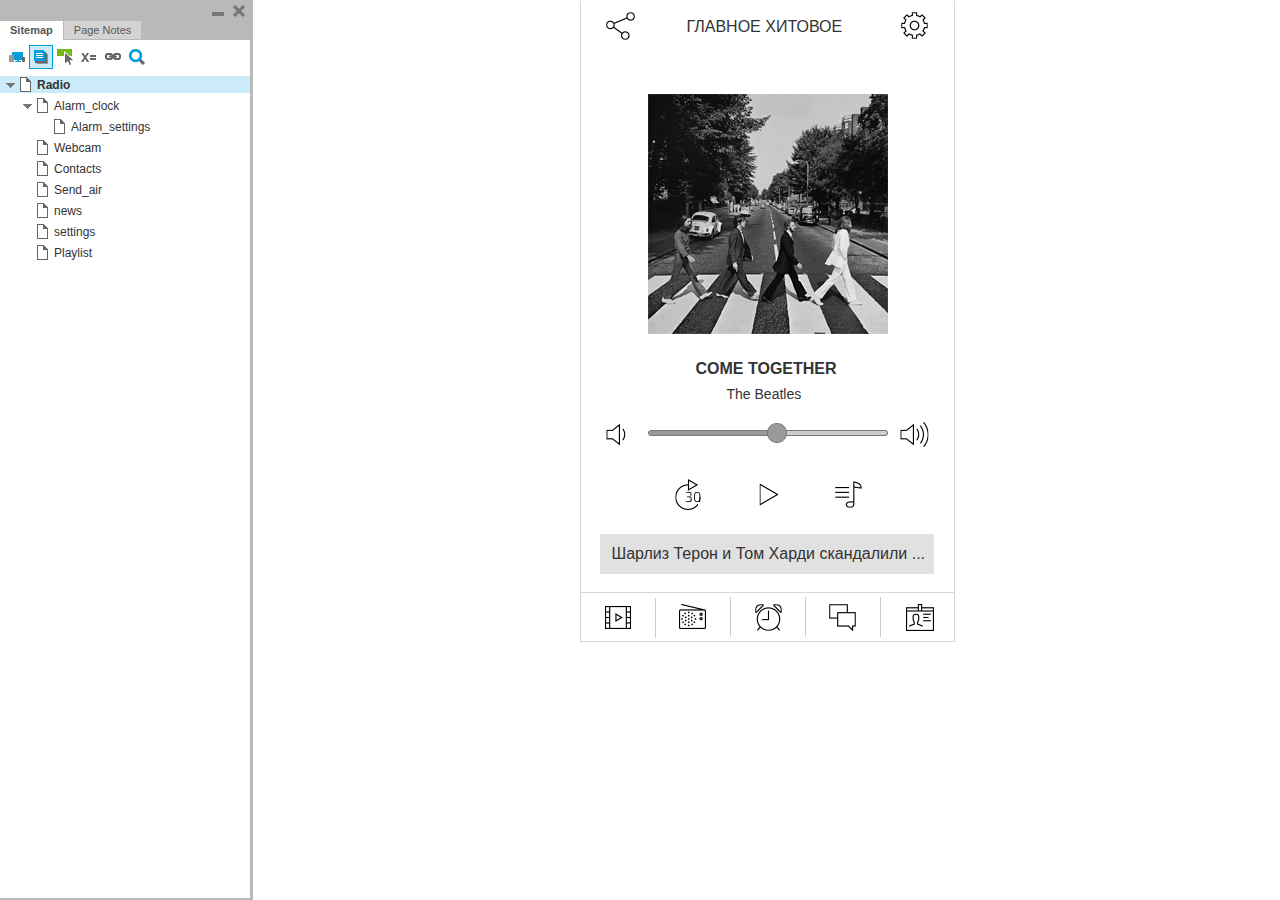
<file: index.html>
﻿<!DOCTYPE html>
<html xmlns="http://www.w3.org/1999/xhtml" xml:lang="en" lang="en">
<head>
    <title>Untitled Document</title>
    <meta http-equiv="X-UA-Compatible" content="IE=edge"/>
    <meta http-equiv="content-type" content="text/html; charset=utf-8" />
    <link type="text/css" href="resources/css/reset.css" rel="Stylesheet" />
    <link type="text/css" href="resources/css/default.css" rel="Stylesheet" />
    <link rel="manifest" href="manifest.json">
    <script type="text/javascript">
        if (location.href.toString().indexOf('file://localhost/') == 0) {
            location.href = location.href.toString().replace('file://localhost/', 'file:///');
        }
    </script>

    <script type="text/javascript" src="resources/scripts/jquery-1.7.1.min.js"></script>
    <script type="text/javascript" src="resources/scripts/player/splitter.js"></script>
    <script type="text/javascript" src="resources/scripts/axutils.js"></script>
    <script type="text/javascript" src="resources/scripts/player/axplayer.js"></script>
    <script type="text/javascript" src="resources/scripts/messagecenter.js"></script>
    <script type="text/javascript" src="data/document.js"></script>
    <style type="text/css">

#outerContainer {
	width:1000px;
	height:1500px;
}

.vsplitbar {
	width: 3px;
	background: #B9B9B9;
}

#rightPanel {
    background-color: White;
}

#leftPanel {
    /*min-width: 190px;*/
}

.splitterMask {
   position:absolute;
   top: 0;
   left: 0;
   width: 100%;
   height: 100%;
   overflow: hidden;
   background-image: url(resources/images/transparent.gif);
   z-index: 20000;
}


    </style>
    <script type="text/javascript" language="JavaScript"><!--
        // isolate scope
        (function() {
            setUpController();

            var configuration = $axure.document.configuration;
            var _settings = {};
            _settings.projectId = configuration.prototypeId;
            _settings.isAxshare = configuration.isAxshare;
            _settings.loadFeedbackPlugin = configuration.loadFeedbackPlugin;
            _settings.startCollapsed = HashString("c") == "1";
            if(HashString("c") == "2") closePlayer();

            $axure.player.settings = _settings;

            $(window).bind('load', function() {
                if(CHROME_5_LOCAL && !$('body').attr('pluginDetected')) {
                    window.location = 'resources/chrome/chrome.html';
                }
            });

            $(document).ready(function() {
                $axure.page.bind('load.start', mainFrame_onload);
                $axure.messageCenter.addMessageListener(messageCenter_message);

                if($axure.player.settings.loadFeedbackPlugin) {
                    if($axure.player.settings.isAxshare) {
                        $axure.utils.loadJS('/Scripts/plugins/feedback/feedback.js');
                    } else {
                        $axure.utils.loadJS('http://share.axure.com/Scripts/plugins/feedback/feedback.js');
                    }
                }

                if(navigator.userAgent.indexOf("MSIE") >= 0) $('#outerContainer').width('100%');
                initialize();
                if($axure.player.settings.startCollapsed) $('#outerContainer').splitter({ sizeLeft: 0 });
                else $('#outerContainer').splitter({ sizeLeft: 250 });
                $('#leftPanel').width(250);

                $(window).resize(function() { resizeContent(); });

                $('#maximizePanelContainer').hide();

                initializeLogo();

                $(window).resize();
                resizeContent();
                //wait for ie to get to a good state and resize
                if(IE && BROWSER_VERSION == "6.0") setTimeout(function() { $('#outerContainer').trigger('resize'); }, 30);

                if($axure.player.settings.startCollapsed) {
                    collapse();
                    $('#leftPanel').width(0);
                }
            });
        })();

        var lastLeftPanelWidth = 250;

        function messageCenter_message(message, data) {
            if(message == 'expandFrame') expand();
        }

        function resizeContent() {
            var newHeight = $(window).height();
            var newWidth = $(window).width();

            var controlContainerHeight = newHeight - 42;
            if($('#interfaceControlFrameLogoContainer').is(':visible')) controlContainerHeight -= $('#interfaceControlFrameLogoContainer').height() + 16;

            $('#outerContainer').height(newHeight).width(newWidth);
            $('.vsplitbar').height(newHeight);
            $('#leftPanel').height(newHeight);
            $('#interfaceControlFrame').height(newHeight);
            $('#interfaceControlFrameContainer').height(controlContainerHeight);

            $('#rightPanel').height(newHeight);
            $('#mainFrame').height(newHeight);

            if($('#leftPanel').is(':visible')) $('#rightPanel').width($(window).width() - $('#leftPanel').width() - $('.vsplitbar').width());
            else $('#rightPanel').width($(window).width());
        }

        function closePlayer() {
            if($axure.page.location) window.location.href = $axure.page.location;
            else {
                var pageFile = getInitialUrl();
                var currentLocation = window.location.toString();
                window.location.href = currentLocation.substr(0, currentLocation.lastIndexOf("/") + 1) + pageFile;
            }
        }

        function replaceHash(newHash) {
            var currentLocWithoutHash = window.location.toString().split('#')[0];

            //We use replace so that every hash change doesn't get appended to the history stack.
            //We use replaceState in browsers that support it, else replace the location
            if (typeof window.history.replaceState != 'undefined') {
                window.history.replaceState(null, null, currentLocWithoutHash + newHash);
            } else {
                window.location.replace(currentLocWithoutHash + newHash);
            }
        }

        function collapse() {
            var currentHash = window.location.hash;
            //If the collapse hash string var isn't present and set to 1, insert it
            if (currentHash.indexOf('#c=1') == -1 && currentHash.indexOf('&c=1') == -1) {
                var hashToSet = '';

                var varIndex = currentHash.indexOf('#c=');
                if (varIndex == -1) varIndex = currentHash.indexOf('&c=');
                if (varIndex != -1) {
                    var newHash = currentHash.substring(0, varIndex);

                    newHash = newHash == '' ? '#c=1' : newHash + '&c=1';

                    var ampIndex = currentHash.indexOf('&', varIndex + 1);
                    if (ampIndex != -1) {
                        newHash = newHash + currentHash.substring(ampIndex);
                    }
                    hashToSet = newHash;
                } else if (currentHash.indexOf('#') != -1) {
                    hashToSet = currentHash + '&c=1';
                } else {
                    hashToSet = '#c=1';
                }

                if (hashToSet != '') {
                    replaceHash(hashToSet);
                }
            }

            $('#maximizePanelContainer').show();
            lastLeftPanelWidth = $('#leftPanel').width();
            $('#leftPanel').hide();
            $('.vsplitbar').hide();
            $('#rightPanel').width($(window).width());
            $(window).resize();
            $('#outerContainer').trigger('resize');
        }

        function expand() {
            var currentHash = self.location.hash;
            var varIndex = currentHash.indexOf('&c=');
            if (varIndex == -1) varIndex = currentHash.indexOf('#c=');
            //If the collapse hash string var is present, remove it
            if (varIndex != -1) {
                var newHash = currentHash.substring(0, varIndex);

                var ampIndex = currentHash.indexOf('&', varIndex + 1);
                if (ampIndex != -1) {
                    newHash = newHash == '' ? '#' + currentHash.substring(ampIndex + 1) : newHash + currentHash.substring(ampIndex);
                }

                replaceHash(newHash);
            }

            $('#maximizePanelContainer').hide();
            $('#leftPanel').width(lastLeftPanelWidth);
            $('#leftPanel').show();
            $('.vsplitbar').show();
            $('#rightPanel').width($(window).width() - $('#leftPanel').width() - $('.vsplitbar').width());
            $(window).resize();
            $('#outerContainer').trigger('resize');
        }

        function initialize() {
            var legacyQString = QueryString("Page");
            if (legacyQString.length > 0) {
                location.href = location.href.substring(0, location.href.indexOf("?")) + "#p=" + legacyQString;
                return;
            }

            var mainFrame = document.getElementById("mainFrame");
            mainFrame.contentWindow.location.href = getInitialUrl();
        }
        
        function getInitialUrl() {
            var pageName = HashString("p");
            if(pageName.length > 0) return pageName + ".html";
            else {
                var url = getFirstPageUrl($axure.document.sitemap.rootNodes);
                return (url ? url : "about:blank");
            }
        }

        function getFirstPageUrl(nodes) {
            for (var i = 0; i < nodes.length; i++) {
                var node = nodes[i];
                if (node.url) return node.url;
                else {
                    var hasChildren = (node.children && node.children.length > 0);
                    if (hasChildren) {
                        var url = getFirstPageUrl(node.children);
                        if (url) return url;
                    }
                }
            }
            return null;
        }

        function initializeLogo() {
            if($axure.document.configuration.logoImagePath) {
                $('#interfaceControlFrameLogoImageContainer').html('<img id="logoImage" src="" />');
                $('#logoImage').attr('src', $axure.document.configuration.logoImagePath).load(function() { resizeContent(); });
                $('#interfaceControlFrameMinimizeContainer').css('background-color', '#FFFFFF');
            } else $('#interfaceControlFrameLogoImageContainer').hide();

            if ($axure.document.configuration.logoImageCaption) {
                $('#interfaceControlFrameLogoCaptionContainer').html($axure.document.configuration.logoImageCaption);
                $('#interfaceControlFrameMinimizeContainer').css('background-color', '#FFFFFF');
            } else $('#interfaceControlFrameLogoCaptionContainer').hide();

            if(!$('#interfaceControlFrameLogoImageContainer').is(':visible') && !$('#interfaceControlFrameLogoCaptionContainer').is(':visible')) {
                $('#interfaceControlFrameLogoContainer').hide();
            }
        }

        function mainFrame_onload() {
            if($axure.page.pageName) document.title = $axure.page.pageName;
        }

        function QueryString(query) {
            var qstring = self.location.href.split("?");
            if(qstring.length < 2) return "";
            return GetParameter(qstring, query);
        }
        
        function GetParameter(qstring, query) {
            var prms = qstring[1].split("&");
            var frmelements = new Array();
            var currprmeter, querystr = "";

            for(var i = 0; i < prms.length; i++) {
                currprmeter = prms[i].split("=");
                frmelements[i] = new Array();
                frmelements[i][0] = currprmeter[0];
                frmelements[i][1] = currprmeter[1];
            }

            for(j = 0; j < frmelements.length; j++) {
                if(frmelements[j][0].toLowerCase() == query.toLowerCase()) {
                    querystr = frmelements[j][1];
                    break;
                }
            }
            return querystr;
        }
        
        function HashString(query) {
            var qstring = self.location.href.split("#");
            if(qstring.length < 2) return "";
            return GetParameter(qstring, query);
        }

    --></script>

    <link type="text/css" rel="Stylesheet" href="plugins/sitemap/styles/sitemap.css" />
    <script type="text/javascript" src="plugins/sitemap/sitemap.js"></script>
    <link type="text/css" rel="Stylesheet" href="plugins/page_notes/styles/page_notes.css" />
    <script type="text/javascript" src="plugins/page_notes/page_notes.js"></script>

</head>
<body scroll="no">
    <div id="outerContainer">

        <div id="leftPanel">
            <div id="interfaceControlFrame">
                <div id="interfaceControlFrameMinimizeContainer">
                    <a title="Minimize" id="interfaceControlFrameMinimizeButton" onclick="collapse();">&nbsp;</a>
                    <div id="interfaceControlFrameCloseContainer">
                        <a title="Close" id="interfaceControlFrameCloseButton" onclick="closePlayer();">&nbsp;</a>
                    </div>
                </div>
                <div id="interfaceControlFrameLogoContainer">
                    <div id="interfaceControlFrameLogoImageContainer"></div>
                    <div id="interfaceControlFrameLogoCaptionContainer"></div>
                </div>
                <div id="interfaceControlFrameHeaderContainer">
                    <ul id="interfaceControlFrameHeader">
                    </ul>
                </div>
                <div id="interfaceControlFrameContainer">
                </div>
            </div>
        </div>
        <div id="rightPanel">
            <iframe id="mainFrame" name="mainFrame" width="100%" height="100%" src="" frameborder="0" style="display: block;"></iframe>
        </div>

    </div>

    <div id="maximizePanelContainer">
        <iframe id="expandFrame" src="resources/expand.html" width="100%" height="100%" scrolling="no" allowtransparency="true" frameborder="0"></iframe>
    </div>

</body>
</html>
</file>
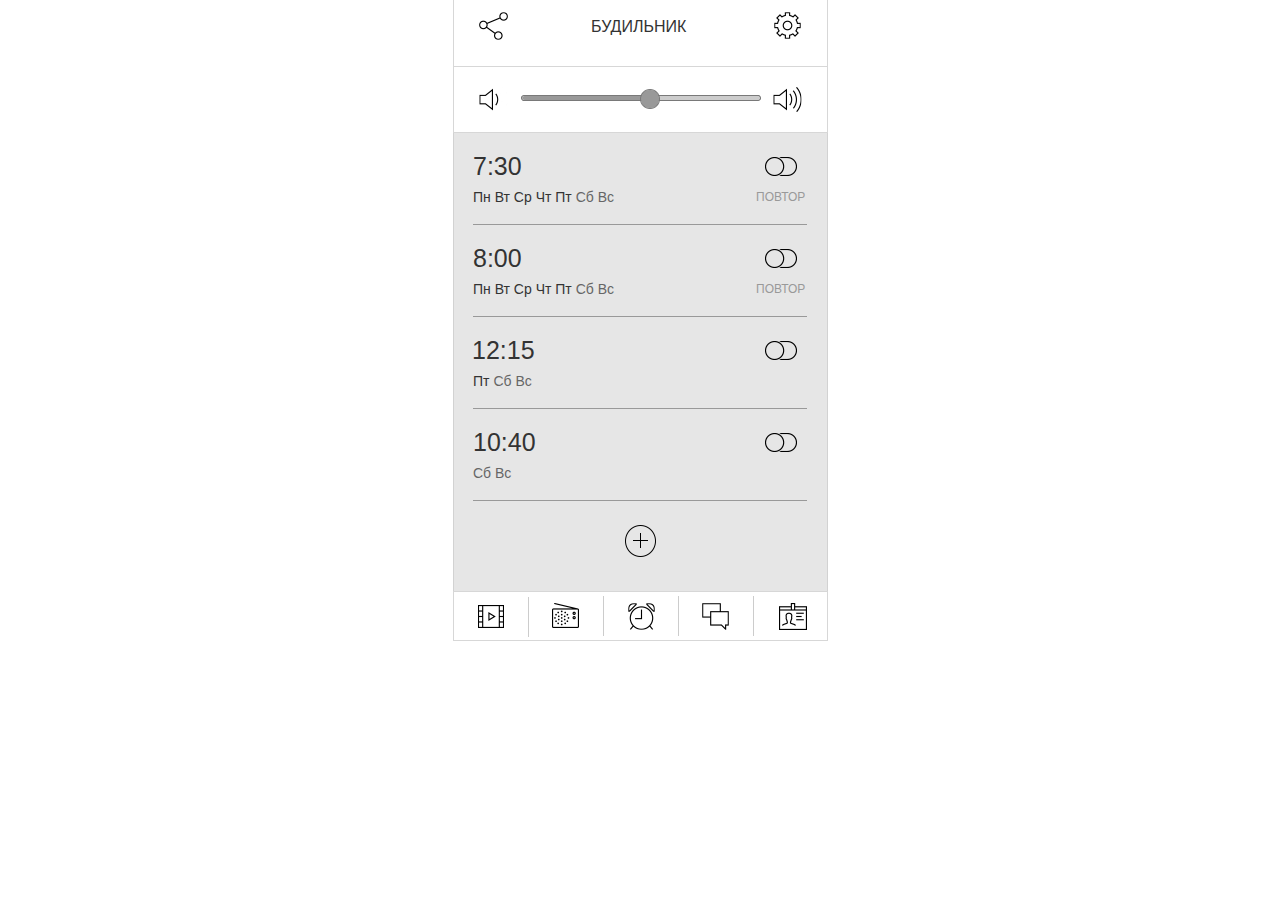
<file: alarm_clock.html>
﻿<!DOCTYPE html>
<html>
  <head>
    <title>Alarm_clock</title>
    <meta http-equiv="X-UA-Compatible" content="IE=edge"/>
    <meta http-equiv="content-type" content="text/html; charset=utf-8"/>
    <meta name="viewport" content="width=device-width, initial-scale=1.0, maximum-scale=1.0"/>
    <meta name="apple-mobile-web-app-capable" content="yes"/>
    <link href="data/apple-touch-icon.png" rel="apple-touch-icon"/>
    <link href="data/startup-ipad-landscape.png" rel="apple-touch-startup-image" media="screen and (min-device-width: 481px) and (max-device-width: 1024px) and (orientation:landscape)"/>
    <link href="data/startup-ipad-portrait.png" rel="apple-touch-startup-image" media="screen and (min-device-width: 481px) and (max-device-width: 1024px) and (orientation:portrait)"/>
    <link href="data/startup-iphone.png" rel="apple-touch-startup-image" media="screen and (max-device-width: 320px)"/>
    <link href="resources/css/jquery-ui-themes.css" type="text/css" rel="stylesheet"/>
    <link href="resources/css/axure_rp_page.css" type="text/css" rel="stylesheet"/>
    <link href="data/styles.css" type="text/css" rel="stylesheet"/>
    <link href="files/alarm_clock/styles.css" type="text/css" rel="stylesheet"/>
    <script src="resources/scripts/jquery-1.7.1.min.js"></script>
    <script src="resources/scripts/jquery-ui-1.8.10.custom.min.js"></script>
    <script src="resources/scripts/axure/axQuery.js"></script>
    <script src="resources/scripts/axure/globals.js"></script>
    <script src="resources/scripts/axutils.js"></script>
    <script src="resources/scripts/axure/annotation.js"></script>
    <script src="resources/scripts/axure/axQuery.std.js"></script>
    <script src="resources/scripts/axure/doc.js"></script>
    <script src="data/document.js"></script>
    <script src="resources/scripts/messagecenter.js"></script>
    <script src="resources/scripts/axure/events.js"></script>
    <script src="resources/scripts/axure/action.js"></script>
    <script src="resources/scripts/axure/expr.js"></script>
    <script src="resources/scripts/axure/geometry.js"></script>
    <script src="resources/scripts/axure/flyout.js"></script>
    <script src="resources/scripts/axure/ie.js"></script>
    <script src="resources/scripts/axure/model.js"></script>
    <script src="resources/scripts/axure/repeater.js"></script>
    <script src="resources/scripts/axure/sto.js"></script>
    <script src="resources/scripts/axure/utils.temp.js"></script>
    <script src="resources/scripts/axure/variables.js"></script>
    <script src="resources/scripts/axure/drag.js"></script>
    <script src="resources/scripts/axure/move.js"></script>
    <script src="resources/scripts/axure/visibility.js"></script>
    <script src="resources/scripts/axure/style.js"></script>
    <script src="resources/scripts/axure/adaptive.js"></script>
    <script src="resources/scripts/axure/tree.js"></script>
    <script src="resources/scripts/axure/init.temp.js"></script>
    <script src="files/alarm_clock/data.js"></script>
    <script src="resources/scripts/axure/legacy.js"></script>
    <script src="resources/scripts/axure/viewer.js"></script>
    <script type="text/javascript">
      $axure.utils.getTransparentGifPath = function() { return 'resources/images/transparent.gif'; };
      $axure.utils.getOtherPath = function() { return 'resources/Other.html'; };
      $axure.utils.getReloadPath = function() { return 'resources/reload.html'; };
    </script>
  </head>
  <body>
    <div id="base" class="">

      <!-- Unnamed (Shape) -->
      <div id="u0" class="ax_shape">
        <img id="u0_img" class="img " src="images/alarm_clock/u0.png"/>
        <!-- Unnamed () -->
        <div id="u1" class="text">
          <p><span></span></p>
        </div>
      </div>

      <!-- Unnamed (Shape) -->
      <div id="u2" class="ax_paragraph">
        <img id="u2_img" class="img " src="resources/images/transparent.gif"/>
        <!-- Unnamed () -->
        <div id="u3" class="text">
          <p><span>БУДИЛЬНИК</span></p>
        </div>
      </div>

      <!-- Unnamed (Image) -->
      <div id="u4" class="ax_image">
        <img id="u4_img" class="img " src="images/radio/u4.png"/>
        <!-- Unnamed () -->
        <div id="u5" class="text">
          <p><span></span></p>
        </div>
      </div>

      <!-- Unnamed (Image) -->
      <div id="u6" class="ax_image">
        <img id="u6_img" class="img " src="images/radio/u6.png"/>
        <!-- Unnamed () -->
        <div id="u7" class="text">
          <p><span></span></p>
        </div>
      </div>

      <!-- Unnamed (Shape) -->
      <div id="u8" class="ax_shape">
        <img id="u8_img" class="img " src="images/radio/u10.png"/>
        <!-- Unnamed () -->
        <div id="u9" class="text">
          <p><span></span></p>
        </div>
      </div>

      <!-- Unnamed (Shape) -->
      <div id="u10" class="ax_shape">
        <img id="u10_img" class="img " src="images/radio/u16.png"/>
        <!-- Unnamed () -->
        <div id="u11" class="text">
          <p><span></span></p>
        </div>
      </div>

      <!-- Unnamed (Shape) -->
      <div id="u12" class="ax_shape">
        <img id="u12_img" class="img " src="images/radio/u18.png"/>
        <!-- Unnamed () -->
        <div id="u13" class="text">
          <p><span></span></p>
        </div>
      </div>

      <!-- Unnamed (Image) -->
      <div id="u14" class="ax_image">
        <img id="u14_img" class="img " src="images/radio/u20.png"/>
        <!-- Unnamed () -->
        <div id="u15" class="text">
          <p><span></span></p>
        </div>
      </div>

      <!-- Unnamed (Image) -->
      <div id="u16" class="ax_image">
        <img id="u16_img" class="img " src="images/radio/u22.png"/>
        <!-- Unnamed () -->
        <div id="u17" class="text">
          <p><span></span></p>
        </div>
      </div>

      <!-- Unnamed (Menu) -->

      <!-- Unnamed (Shape) -->
      <div id="u19" class="ax_shape">
        <img id="u19_img" class="img " src="images/radio/u33.png"/>
        <!-- Unnamed () -->
        <div id="u20" class="text">
          <p><span></span></p>
        </div>
      </div>

      <!-- Unnamed (Vertical Line) -->
      <div id="u21" class="ax_vertical_line">
        <img id="u21_start" class="img " src="resources/images/transparent.gif" alt="u21_start"/>
        <img id="u21_end" class="img " src="resources/images/transparent.gif" alt="u21_end"/>
        <img id="u21_line" class="img " src="images/radio/u35_line.png" alt="u21_line"/>
      </div>

      <!-- Unnamed (Vertical Line) -->
      <div id="u22" class="ax_vertical_line">
        <img id="u22_start" class="img " src="resources/images/transparent.gif" alt="u22_start"/>
        <img id="u22_end" class="img " src="resources/images/transparent.gif" alt="u22_end"/>
        <img id="u22_line" class="img " src="images/radio/u35_line.png" alt="u22_line"/>
      </div>

      <!-- Unnamed (Vertical Line) -->
      <div id="u23" class="ax_vertical_line">
        <img id="u23_start" class="img " src="resources/images/transparent.gif" alt="u23_start"/>
        <img id="u23_end" class="img " src="resources/images/transparent.gif" alt="u23_end"/>
        <img id="u23_line" class="img " src="images/radio/u35_line.png" alt="u23_line"/>
      </div>

      <!-- Unnamed (Image) -->
      <div id="u24" class="ax_image">
        <img id="u24_img" class="img " src="images/radio/u38.png"/>
        <!-- Unnamed () -->
        <div id="u25" class="text">
          <p><span></span></p>
        </div>
      </div>

      <!-- Unnamed (Image) -->
      <div id="u26" class="ax_image">
        <img id="u26_img" class="img " src="images/radio/u40.png"/>
        <!-- Unnamed () -->
        <div id="u27" class="text">
          <p><span></span></p>
        </div>
      </div>

      <!-- Unnamed (Image) -->
      <div id="u28" class="ax_image">
        <img id="u28_img" class="img " src="images/radio/u42.png"/>
        <!-- Unnamed () -->
        <div id="u29" class="text">
          <p><span></span></p>
        </div>
      </div>

      <!-- Unnamed (Image) -->
      <div id="u30" class="ax_image">
        <img id="u30_img" class="img " src="images/radio/u44.png"/>
        <!-- Unnamed () -->
        <div id="u31" class="text">
          <p><span></span></p>
        </div>
      </div>

      <!-- Unnamed (Vertical Line) -->
      <div id="u32" class="ax_vertical_line">
        <img id="u32_start" class="img " src="resources/images/transparent.gif" alt="u32_start"/>
        <img id="u32_end" class="img " src="resources/images/transparent.gif" alt="u32_end"/>
        <img id="u32_line" class="img " src="images/radio/u35_line.png" alt="u32_line"/>
      </div>

      <!-- Unnamed (Image) -->
      <div id="u33" class="ax_image">
        <img id="u33_img" class="img " src="images/radio/u47.png"/>
        <!-- Unnamed () -->
        <div id="u34" class="text">
          <p><span></span></p>
        </div>
      </div>

      <!-- Unnamed (Vertical Line) -->
      <div id="u35" class="ax_vertical_line">
        <img id="u35_start" class="img " src="resources/images/transparent.gif" alt="u35_start"/>
        <img id="u35_end" class="img " src="resources/images/transparent.gif" alt="u35_end"/>
        <img id="u35_line" class="img " src="images/radio/u51_line.png" alt="u35_line"/>
      </div>

      <!-- Unnamed (Vertical Line) -->
      <div id="u36" class="ax_vertical_line">
        <img id="u36_start" class="img " src="resources/images/transparent.gif" alt="u36_start"/>
        <img id="u36_end" class="img " src="resources/images/transparent.gif" alt="u36_end"/>
        <img id="u36_line" class="img " src="images/radio/u51_line.png" alt="u36_line"/>
      </div>

      <!-- Unnamed (Shape) -->
      <div id="u37" class="ax_shape">
        <img id="u37_img" class="img " src="images/alarm_clock/u37.png"/>
        <!-- Unnamed () -->
        <div id="u38" class="text">
          <p><span></span></p>
        </div>
      </div>

      <!-- Unnamed (Horizontal Line) -->
      <div id="u39" class="ax_horizontal_line">
        <img id="u39_start" class="img " src="resources/images/transparent.gif" alt="u39_start"/>
        <img id="u39_end" class="img " src="resources/images/transparent.gif" alt="u39_end"/>
        <img id="u39_line" class="img " src="images/alarm_clock/u39_line.png" alt="u39_line"/>
      </div>

      <!-- Unnamed (Shape) -->
      <div id="u40" class="ax_paragraph">
        <img id="u40_img" class="img " src="resources/images/transparent.gif"/>
        <!-- Unnamed () -->
        <div id="u41" class="text">
          <p><span>7:30</span></p>
        </div>
      </div>

      <!-- Unnamed (Shape) -->
      <div id="u42" class="ax_paragraph">
        <img id="u42_img" class="img " src="resources/images/transparent.gif"/>
        <!-- Unnamed () -->
        <div id="u43" class="text">
          <p><span style="color:#333333;">Пн Вт Ср Чт Пт </span><span style="color:#666666;">Сб Вс</span></p>
        </div>
      </div>

      <!-- Unnamed (Horizontal Line) -->
      <div id="u44" class="ax_horizontal_line">
        <img id="u44_start" class="img " src="resources/images/transparent.gif" alt="u44_start"/>
        <img id="u44_end" class="img " src="resources/images/transparent.gif" alt="u44_end"/>
        <img id="u44_line" class="img " src="images/alarm_clock/u44_line.png" alt="u44_line"/>
      </div>

      <!-- Unnamed (Image) -->
      <div id="u45" class="ax_image">
        <img id="u45_img" class="img " src="images/alarm_clock/u45.png"/>
        <!-- Unnamed () -->
        <div id="u46" class="text">
          <p><span></span></p>
        </div>
      </div>

      <!-- Unnamed (Shape) -->
      <div id="u47" class="ax_paragraph">
        <img id="u47_img" class="img " src="resources/images/transparent.gif"/>
        <!-- Unnamed () -->
        <div id="u48" class="text">
          <p><span>ПОВТОР</span></p>
        </div>
      </div>

      <!-- Unnamed (Shape) -->
      <div id="u49" class="ax_paragraph">
        <img id="u49_img" class="img " src="resources/images/transparent.gif"/>
        <!-- Unnamed () -->
        <div id="u50" class="text">
          <p><span>8:00</span></p>
        </div>
      </div>

      <!-- Unnamed (Shape) -->
      <div id="u51" class="ax_paragraph">
        <img id="u51_img" class="img " src="resources/images/transparent.gif"/>
        <!-- Unnamed () -->
        <div id="u52" class="text">
          <p><span style="color:#333333;">Пн Вт Ср Чт Пт </span><span style="color:#666666;">Сб Вс</span></p>
        </div>
      </div>

      <!-- Unnamed (Horizontal Line) -->
      <div id="u53" class="ax_horizontal_line">
        <img id="u53_start" class="img " src="resources/images/transparent.gif" alt="u53_start"/>
        <img id="u53_end" class="img " src="resources/images/transparent.gif" alt="u53_end"/>
        <img id="u53_line" class="img " src="images/alarm_clock/u44_line.png" alt="u53_line"/>
      </div>

      <!-- Unnamed (Image) -->
      <div id="u54" class="ax_image">
        <img id="u54_img" class="img " src="images/alarm_clock/u45.png"/>
        <!-- Unnamed () -->
        <div id="u55" class="text">
          <p><span></span></p>
        </div>
      </div>

      <!-- Unnamed (Shape) -->
      <div id="u56" class="ax_paragraph">
        <img id="u56_img" class="img " src="resources/images/transparent.gif"/>
        <!-- Unnamed () -->
        <div id="u57" class="text">
          <p><span>ПОВТОР</span></p>
        </div>
      </div>

      <!-- Unnamed (Shape) -->
      <div id="u58" class="ax_paragraph">
        <img id="u58_img" class="img " src="resources/images/transparent.gif"/>
        <!-- Unnamed () -->
        <div id="u59" class="text">
          <p><span>12:15</span></p>
        </div>
      </div>

      <!-- Unnamed (Shape) -->
      <div id="u60" class="ax_paragraph">
        <img id="u60_img" class="img " src="resources/images/transparent.gif"/>
        <!-- Unnamed () -->
        <div id="u61" class="text">
          <p><span style="color:#333333;">Пт </span><span style="color:#666666;">Сб Вс</span></p>
        </div>
      </div>

      <!-- Unnamed (Horizontal Line) -->
      <div id="u62" class="ax_horizontal_line">
        <img id="u62_start" class="img " src="resources/images/transparent.gif" alt="u62_start"/>
        <img id="u62_end" class="img " src="resources/images/transparent.gif" alt="u62_end"/>
        <img id="u62_line" class="img " src="images/alarm_clock/u44_line.png" alt="u62_line"/>
      </div>

      <!-- Unnamed (Image) -->
      <div id="u63" class="ax_image">
        <img id="u63_img" class="img " src="images/alarm_clock/u45.png"/>
        <!-- Unnamed () -->
        <div id="u64" class="text">
          <p><span></span></p>
        </div>
      </div>

      <!-- Unnamed (Shape) -->
      <div id="u65" class="ax_paragraph">
        <img id="u65_img" class="img " src="resources/images/transparent.gif"/>
        <!-- Unnamed () -->
        <div id="u66" class="text">
          <p><span>10:40</span></p>
        </div>
      </div>

      <!-- Unnamed (Shape) -->
      <div id="u67" class="ax_paragraph">
        <img id="u67_img" class="img " src="resources/images/transparent.gif"/>
        <!-- Unnamed () -->
        <div id="u68" class="text">
          <p><span>Сб Вс</span></p>
        </div>
      </div>

      <!-- Unnamed (Horizontal Line) -->
      <div id="u69" class="ax_horizontal_line">
        <img id="u69_start" class="img " src="resources/images/transparent.gif" alt="u69_start"/>
        <img id="u69_end" class="img " src="resources/images/transparent.gif" alt="u69_end"/>
        <img id="u69_line" class="img " src="images/alarm_clock/u44_line.png" alt="u69_line"/>
      </div>

      <!-- Unnamed (Image) -->
      <div id="u70" class="ax_image">
        <img id="u70_img" class="img " src="images/alarm_clock/u45.png"/>
        <!-- Unnamed () -->
        <div id="u71" class="text">
          <p><span></span></p>
        </div>
      </div>

      <!-- Unnamed (Image) -->
      <div id="u72" class="ax_image">
        <img id="u72_img" class="img " src="images/alarm_clock/u72.png"/>
        <!-- Unnamed () -->
        <div id="u73" class="text">
          <p><span></span></p>
        </div>
      </div>

      <!-- Unnamed (Horizontal Line) -->
      <div id="u74" class="ax_horizontal_line">
        <img id="u74_start" class="img " src="resources/images/transparent.gif" alt="u74_start"/>
        <img id="u74_end" class="img " src="resources/images/transparent.gif" alt="u74_end"/>
        <img id="u74_line" class="img " src="images/alarm_clock/u39_line.png" alt="u74_line"/>
      </div>
    </div>
  </body>
</html>
</file>
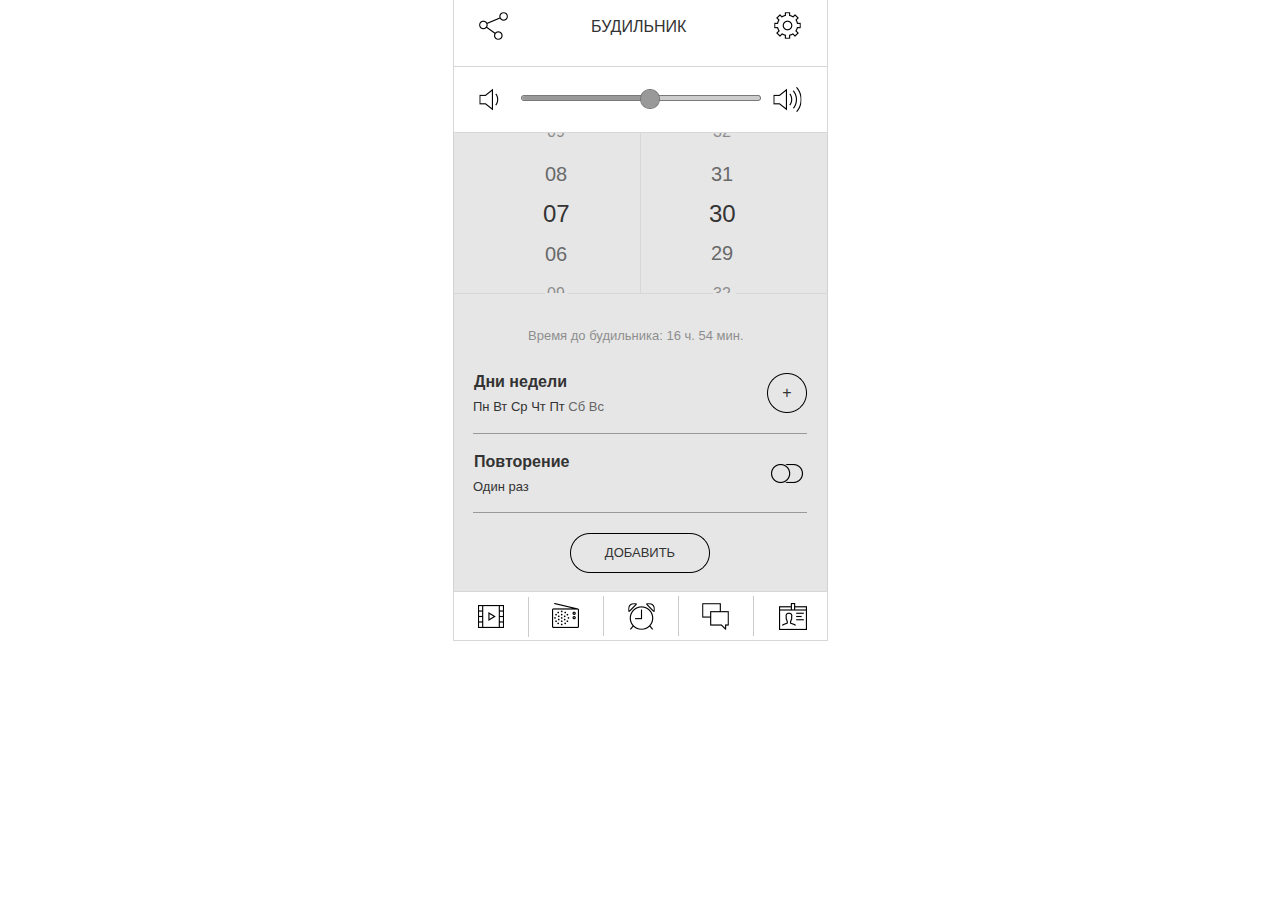
<file: alarm_settings.html>
﻿<!DOCTYPE html>
<html>
  <head>
    <title>Alarm_settings</title>
    <meta http-equiv="X-UA-Compatible" content="IE=edge"/>
    <meta http-equiv="content-type" content="text/html; charset=utf-8"/>
    <meta name="viewport" content="width=device-width, initial-scale=1.0, maximum-scale=1.0"/>
    <meta name="apple-mobile-web-app-capable" content="yes"/>
    <link href="data/apple-touch-icon.png" rel="apple-touch-icon"/>
    <link href="data/startup-ipad-landscape.png" rel="apple-touch-startup-image" media="screen and (min-device-width: 481px) and (max-device-width: 1024px) and (orientation:landscape)"/>
    <link href="data/startup-ipad-portrait.png" rel="apple-touch-startup-image" media="screen and (min-device-width: 481px) and (max-device-width: 1024px) and (orientation:portrait)"/>
    <link href="data/startup-iphone.png" rel="apple-touch-startup-image" media="screen and (max-device-width: 320px)"/>
    <link href="resources/css/jquery-ui-themes.css" type="text/css" rel="stylesheet"/>
    <link href="resources/css/axure_rp_page.css" type="text/css" rel="stylesheet"/>
    <link href="data/styles.css" type="text/css" rel="stylesheet"/>
    <link href="files/alarm_settings/styles.css" type="text/css" rel="stylesheet"/>
    <script src="resources/scripts/jquery-1.7.1.min.js"></script>
    <script src="resources/scripts/jquery-ui-1.8.10.custom.min.js"></script>
    <script src="resources/scripts/axure/axQuery.js"></script>
    <script src="resources/scripts/axure/globals.js"></script>
    <script src="resources/scripts/axutils.js"></script>
    <script src="resources/scripts/axure/annotation.js"></script>
    <script src="resources/scripts/axure/axQuery.std.js"></script>
    <script src="resources/scripts/axure/doc.js"></script>
    <script src="data/document.js"></script>
    <script src="resources/scripts/messagecenter.js"></script>
    <script src="resources/scripts/axure/events.js"></script>
    <script src="resources/scripts/axure/action.js"></script>
    <script src="resources/scripts/axure/expr.js"></script>
    <script src="resources/scripts/axure/geometry.js"></script>
    <script src="resources/scripts/axure/flyout.js"></script>
    <script src="resources/scripts/axure/ie.js"></script>
    <script src="resources/scripts/axure/model.js"></script>
    <script src="resources/scripts/axure/repeater.js"></script>
    <script src="resources/scripts/axure/sto.js"></script>
    <script src="resources/scripts/axure/utils.temp.js"></script>
    <script src="resources/scripts/axure/variables.js"></script>
    <script src="resources/scripts/axure/drag.js"></script>
    <script src="resources/scripts/axure/move.js"></script>
    <script src="resources/scripts/axure/visibility.js"></script>
    <script src="resources/scripts/axure/style.js"></script>
    <script src="resources/scripts/axure/adaptive.js"></script>
    <script src="resources/scripts/axure/tree.js"></script>
    <script src="resources/scripts/axure/init.temp.js"></script>
    <script src="files/alarm_settings/data.js"></script>
    <script src="resources/scripts/axure/legacy.js"></script>
    <script src="resources/scripts/axure/viewer.js"></script>
    <script type="text/javascript">
      $axure.utils.getTransparentGifPath = function() { return 'resources/images/transparent.gif'; };
      $axure.utils.getOtherPath = function() { return 'resources/Other.html'; };
      $axure.utils.getReloadPath = function() { return 'resources/reload.html'; };
    </script>
  </head>
  <body>
    <div id="base" class="">

      <!-- Unnamed (Shape) -->
      <div id="u0" class="ax_shape">
        <img id="u0_img" class="img " src="images/alarm_clock/u0.png"/>
        <!-- Unnamed () -->
        <div id="u1" class="text">
          <p><span></span></p>
        </div>
      </div>

      <!-- Unnamed (Shape) -->
      <div id="u2" class="ax_paragraph">
        <img id="u2_img" class="img " src="resources/images/transparent.gif"/>
        <!-- Unnamed () -->
        <div id="u3" class="text">
          <p><span>БУДИЛЬНИК</span></p>
        </div>
      </div>

      <!-- Unnamed (Image) -->
      <div id="u4" class="ax_image">
        <img id="u4_img" class="img " src="images/radio/u4.png"/>
        <!-- Unnamed () -->
        <div id="u5" class="text">
          <p><span></span></p>
        </div>
      </div>

      <!-- Unnamed (Image) -->
      <div id="u6" class="ax_image">
        <img id="u6_img" class="img " src="images/radio/u6.png"/>
        <!-- Unnamed () -->
        <div id="u7" class="text">
          <p><span></span></p>
        </div>
      </div>

      <!-- Unnamed (Shape) -->
      <div id="u8" class="ax_shape">
        <img id="u8_img" class="img " src="images/radio/u10.png"/>
        <!-- Unnamed () -->
        <div id="u9" class="text">
          <p><span></span></p>
        </div>
      </div>

      <!-- Unnamed (Shape) -->
      <div id="u10" class="ax_shape">
        <img id="u10_img" class="img " src="images/radio/u16.png"/>
        <!-- Unnamed () -->
        <div id="u11" class="text">
          <p><span></span></p>
        </div>
      </div>

      <!-- Unnamed (Shape) -->
      <div id="u12" class="ax_shape">
        <img id="u12_img" class="img " src="images/radio/u18.png"/>
        <!-- Unnamed () -->
        <div id="u13" class="text">
          <p><span></span></p>
        </div>
      </div>

      <!-- Unnamed (Image) -->
      <div id="u14" class="ax_image">
        <img id="u14_img" class="img " src="images/radio/u20.png"/>
        <!-- Unnamed () -->
        <div id="u15" class="text">
          <p><span></span></p>
        </div>
      </div>

      <!-- Unnamed (Image) -->
      <div id="u16" class="ax_image">
        <img id="u16_img" class="img " src="images/radio/u22.png"/>
        <!-- Unnamed () -->
        <div id="u17" class="text">
          <p><span></span></p>
        </div>
      </div>

      <!-- Unnamed (Menu) -->

      <!-- Unnamed (Shape) -->
      <div id="u19" class="ax_shape">
        <img id="u19_img" class="img " src="images/radio/u33.png"/>
        <!-- Unnamed () -->
        <div id="u20" class="text">
          <p><span></span></p>
        </div>
      </div>

      <!-- Unnamed (Vertical Line) -->
      <div id="u21" class="ax_vertical_line">
        <img id="u21_start" class="img " src="resources/images/transparent.gif" alt="u21_start"/>
        <img id="u21_end" class="img " src="resources/images/transparent.gif" alt="u21_end"/>
        <img id="u21_line" class="img " src="images/radio/u35_line.png" alt="u21_line"/>
      </div>

      <!-- Unnamed (Vertical Line) -->
      <div id="u22" class="ax_vertical_line">
        <img id="u22_start" class="img " src="resources/images/transparent.gif" alt="u22_start"/>
        <img id="u22_end" class="img " src="resources/images/transparent.gif" alt="u22_end"/>
        <img id="u22_line" class="img " src="images/radio/u35_line.png" alt="u22_line"/>
      </div>

      <!-- Unnamed (Vertical Line) -->
      <div id="u23" class="ax_vertical_line">
        <img id="u23_start" class="img " src="resources/images/transparent.gif" alt="u23_start"/>
        <img id="u23_end" class="img " src="resources/images/transparent.gif" alt="u23_end"/>
        <img id="u23_line" class="img " src="images/radio/u35_line.png" alt="u23_line"/>
      </div>

      <!-- Unnamed (Image) -->
      <div id="u24" class="ax_image">
        <img id="u24_img" class="img " src="images/radio/u38.png"/>
        <!-- Unnamed () -->
        <div id="u25" class="text">
          <p><span></span></p>
        </div>
      </div>

      <!-- Unnamed (Image) -->
      <div id="u26" class="ax_image">
        <img id="u26_img" class="img " src="images/radio/u40.png"/>
        <!-- Unnamed () -->
        <div id="u27" class="text">
          <p><span></span></p>
        </div>
      </div>

      <!-- Unnamed (Image) -->
      <div id="u28" class="ax_image">
        <img id="u28_img" class="img " src="images/radio/u42.png"/>
        <!-- Unnamed () -->
        <div id="u29" class="text">
          <p><span></span></p>
        </div>
      </div>

      <!-- Unnamed (Image) -->
      <div id="u30" class="ax_image">
        <img id="u30_img" class="img " src="images/radio/u44.png"/>
        <!-- Unnamed () -->
        <div id="u31" class="text">
          <p><span></span></p>
        </div>
      </div>

      <!-- Unnamed (Vertical Line) -->
      <div id="u32" class="ax_vertical_line">
        <img id="u32_start" class="img " src="resources/images/transparent.gif" alt="u32_start"/>
        <img id="u32_end" class="img " src="resources/images/transparent.gif" alt="u32_end"/>
        <img id="u32_line" class="img " src="images/radio/u35_line.png" alt="u32_line"/>
      </div>

      <!-- Unnamed (Image) -->
      <div id="u33" class="ax_image">
        <img id="u33_img" class="img " src="images/radio/u47.png"/>
        <!-- Unnamed () -->
        <div id="u34" class="text">
          <p><span></span></p>
        </div>
      </div>

      <!-- Unnamed (Vertical Line) -->
      <div id="u35" class="ax_vertical_line">
        <img id="u35_start" class="img " src="resources/images/transparent.gif" alt="u35_start"/>
        <img id="u35_end" class="img " src="resources/images/transparent.gif" alt="u35_end"/>
        <img id="u35_line" class="img " src="images/radio/u51_line.png" alt="u35_line"/>
      </div>

      <!-- Unnamed (Vertical Line) -->
      <div id="u36" class="ax_vertical_line">
        <img id="u36_start" class="img " src="resources/images/transparent.gif" alt="u36_start"/>
        <img id="u36_end" class="img " src="resources/images/transparent.gif" alt="u36_end"/>
        <img id="u36_line" class="img " src="images/radio/u51_line.png" alt="u36_line"/>
      </div>

      <!-- Unnamed (Shape) -->
      <div id="u37" class="ax_shape">
        <img id="u37_img" class="img " src="images/alarm_clock/u37.png"/>
        <!-- Unnamed () -->
        <div id="u38" class="text">
          <p><span></span></p>
        </div>
      </div>

      <!-- Unnamed (Horizontal Line) -->
      <div id="u39" class="ax_horizontal_line">
        <img id="u39_start" class="img " src="resources/images/transparent.gif" alt="u39_start"/>
        <img id="u39_end" class="img " src="resources/images/transparent.gif" alt="u39_end"/>
        <img id="u39_line" class="img " src="images/alarm_clock/u39_line.png" alt="u39_line"/>
      </div>

      <!-- Unnamed (Shape) -->
      <div id="u40" class="ax_h2">
        <img id="u40_img" class="img " src="resources/images/transparent.gif"/>
        <!-- Unnamed () -->
        <div id="u41" class="text">
          <p><span>07</span></p>
        </div>
      </div>

      <!-- Unnamed (Shape) -->
      <div id="u42" class="ax_h2">
        <img id="u42_img" class="img " src="resources/images/transparent.gif"/>
        <!-- Unnamed () -->
        <div id="u43" class="text">
          <p><span>30</span></p>
        </div>
      </div>

      <!-- Unnamed (Shape) -->
      <div id="u44" class="ax_h2">
        <img id="u44_img" class="img " src="resources/images/transparent.gif"/>
        <!-- Unnamed () -->
        <div id="u45" class="text">
          <p><span style="opacity:0.698039215686274;">06</span></p>
        </div>
      </div>

      <!-- Unnamed (Shape) -->
      <div id="u46" class="ax_h2">
        <img id="u46_img" class="img " src="resources/images/transparent.gif"/>
        <!-- Unnamed () -->
        <div id="u47" class="text">
          <p><span style="opacity:0.698039215686274;">29</span></p>
        </div>
      </div>

      <!-- Unnamed (Shape) -->
      <div id="u48" class="ax_h2">
        <img id="u48_img" class="img " src="resources/images/transparent.gif"/>
        <!-- Unnamed () -->
        <div id="u49" class="text">
          <p><span style="opacity:0.698039215686274;">08</span></p>
        </div>
      </div>

      <!-- Unnamed (Shape) -->
      <div id="u50" class="ax_h2">
        <img id="u50_img" class="img " src="resources/images/transparent.gif"/>
        <!-- Unnamed () -->
        <div id="u51" class="text">
          <p><span style="opacity:0.698039215686274;">31</span></p>
        </div>
      </div>

      <!-- Unnamed (Shape) -->
      <div id="u52" class="ax_h2">
        <img id="u52_img" class="img " src="resources/images/transparent.gif"/>
        <!-- Unnamed () -->
        <div id="u53" class="text">
          <p><span style="opacity:0.498039215686275;">32</span></p>
        </div>
      </div>

      <!-- Unnamed (Shape) -->
      <div id="u54" class="ax_h2">
        <img id="u54_img" class="img " src="resources/images/transparent.gif"/>
        <!-- Unnamed () -->
        <div id="u55" class="text">
          <p><span style="opacity:0.498039215686275;">09</span></p>
        </div>
      </div>

      <!-- Unnamed (Horizontal Line) -->
      <div id="u56" class="ax_horizontal_line">
        <img id="u56_start" class="img " src="resources/images/transparent.gif" alt="u56_start"/>
        <img id="u56_end" class="img " src="resources/images/transparent.gif" alt="u56_end"/>
        <img id="u56_line" class="img " src="images/alarm_clock/u39_line.png" alt="u56_line"/>
      </div>

      <!-- Unnamed (Shape) -->
      <div id="u57" class="ax_shape">
        <img id="u57_img" class="img " src="images/alarm_settings/u57.png"/>
        <!-- Unnamed () -->
        <div id="u58" class="text">
          <p><span></span></p>
        </div>
      </div>

      <!-- Unnamed (Shape) -->
      <div id="u59" class="ax_shape">
        <img id="u59_img" class="img " src="images/alarm_settings/u57.png"/>
        <!-- Unnamed () -->
        <div id="u60" class="text">
          <p><span></span></p>
        </div>
      </div>

      <!-- Unnamed (Shape) -->
      <div id="u61" class="ax_h2">
        <img id="u61_img" class="img " src="resources/images/transparent.gif"/>
        <!-- Unnamed () -->
        <div id="u62" class="text">
          <p><span style="opacity:0.498039215686275;">32</span></p>
        </div>
      </div>

      <!-- Unnamed (Shape) -->
      <div id="u63" class="ax_h2">
        <img id="u63_img" class="img " src="resources/images/transparent.gif"/>
        <!-- Unnamed () -->
        <div id="u64" class="text">
          <p><span style="opacity:0.498039215686275;">09</span></p>
        </div>
      </div>

      <!-- Unnamed (Horizontal Line) -->
      <div id="u65" class="ax_horizontal_line">
        <img id="u65_start" class="img " src="resources/images/transparent.gif" alt="u65_start"/>
        <img id="u65_end" class="img " src="resources/images/transparent.gif" alt="u65_end"/>
        <img id="u65_line" class="img " src="images/alarm_clock/u39_line.png" alt="u65_line"/>
      </div>

      <!-- Unnamed (Shape) -->
      <div id="u66" class="ax_shape">
        <img id="u66_img" class="img " src="images/alarm_settings/u66.png"/>
        <!-- Unnamed () -->
        <div id="u67" class="text">
          <p><span></span></p>
        </div>
      </div>

      <!-- Unnamed (Shape) -->
      <div id="u68" class="ax_shape">
        <img id="u68_img" class="img " src="images/alarm_settings/u66.png"/>
        <!-- Unnamed () -->
        <div id="u69" class="text">
          <p><span></span></p>
        </div>
      </div>

      <!-- Unnamed (Vertical Line) -->
      <div id="u70" class="ax_vertical_line">
        <img id="u70_start" class="img " src="resources/images/transparent.gif" alt="u70_start"/>
        <img id="u70_end" class="img " src="resources/images/transparent.gif" alt="u70_end"/>
        <img id="u70_line" class="img " src="images/alarm_settings/u70_line.png" alt="u70_line"/>
      </div>

      <!-- Unnamed (Shape) -->
      <div id="u71" class="ax_paragraph">
        <img id="u71_img" class="img " src="resources/images/transparent.gif"/>
        <!-- Unnamed () -->
        <div id="u72" class="text">
          <p><span>Дни недели</span></p>
        </div>
      </div>

      <!-- Unnamed (Shape) -->
      <div id="u73" class="ax_paragraph">
        <img id="u73_img" class="img " src="resources/images/transparent.gif"/>
        <!-- Unnamed () -->
        <div id="u74" class="text">
          <p><span style="opacity:0.498039215686275;">Время до будильника: 16 ч. 54 мин. </span></p>
        </div>
      </div>

      <!-- Unnamed (Shape) -->
      <div id="u75" class="ax_paragraph">
        <img id="u75_img" class="img " src="resources/images/transparent.gif"/>
        <!-- Unnamed () -->
        <div id="u76" class="text">
          <p><span style="color:#333333;">Пн Вт Ср Чт Пт </span><span style="color:#666666;">Сб Вс</span></p>
        </div>
      </div>

      <!-- Unnamed (Shape) -->
      <div id="u77" class="ax_shape">
        <img id="u77_img" class="img " src="images/alarm_settings/u77.png"/>
        <!-- Unnamed () -->
        <div id="u78" class="text">
          <p><span>+</span></p>
        </div>
      </div>

      <!-- Unnamed (Horizontal Line) -->
      <div id="u79" class="ax_horizontal_line">
        <img id="u79_start" class="img " src="resources/images/transparent.gif" alt="u79_start"/>
        <img id="u79_end" class="img " src="resources/images/transparent.gif" alt="u79_end"/>
        <img id="u79_line" class="img " src="images/alarm_clock/u44_line.png" alt="u79_line"/>
      </div>

      <!-- Unnamed (Shape) -->
      <div id="u80" class="ax_paragraph">
        <img id="u80_img" class="img " src="resources/images/transparent.gif"/>
        <!-- Unnamed () -->
        <div id="u81" class="text">
          <p><span>Повторение</span></p>
        </div>
      </div>

      <!-- Unnamed (Shape) -->
      <div id="u82" class="ax_paragraph">
        <img id="u82_img" class="img " src="resources/images/transparent.gif"/>
        <!-- Unnamed () -->
        <div id="u83" class="text">
          <p><span>Один раз</span></p>
        </div>
      </div>

      <!-- Unnamed (Image) -->
      <div id="u84" class="ax_image">
        <img id="u84_img" class="img " src="images/alarm_clock/u45.png"/>
        <!-- Unnamed () -->
        <div id="u85" class="text">
          <p><span></span></p>
        </div>
      </div>

      <!-- Unnamed (Horizontal Line) -->
      <div id="u86" class="ax_horizontal_line">
        <img id="u86_start" class="img " src="resources/images/transparent.gif" alt="u86_start"/>
        <img id="u86_end" class="img " src="resources/images/transparent.gif" alt="u86_end"/>
        <img id="u86_line" class="img " src="images/alarm_clock/u44_line.png" alt="u86_line"/>
      </div>

      <!-- Unnamed (Shape) -->
      <div id="u87" class="ax_shape">
        <img id="u87_img" class="img " src="images/alarm_settings/u87.png"/>
        <!-- Unnamed () -->
        <div id="u88" class="text">
          <p><span>ДОБАВИТЬ</span></p>
        </div>
      </div>
    </div>
  </body>
</html>
</file>
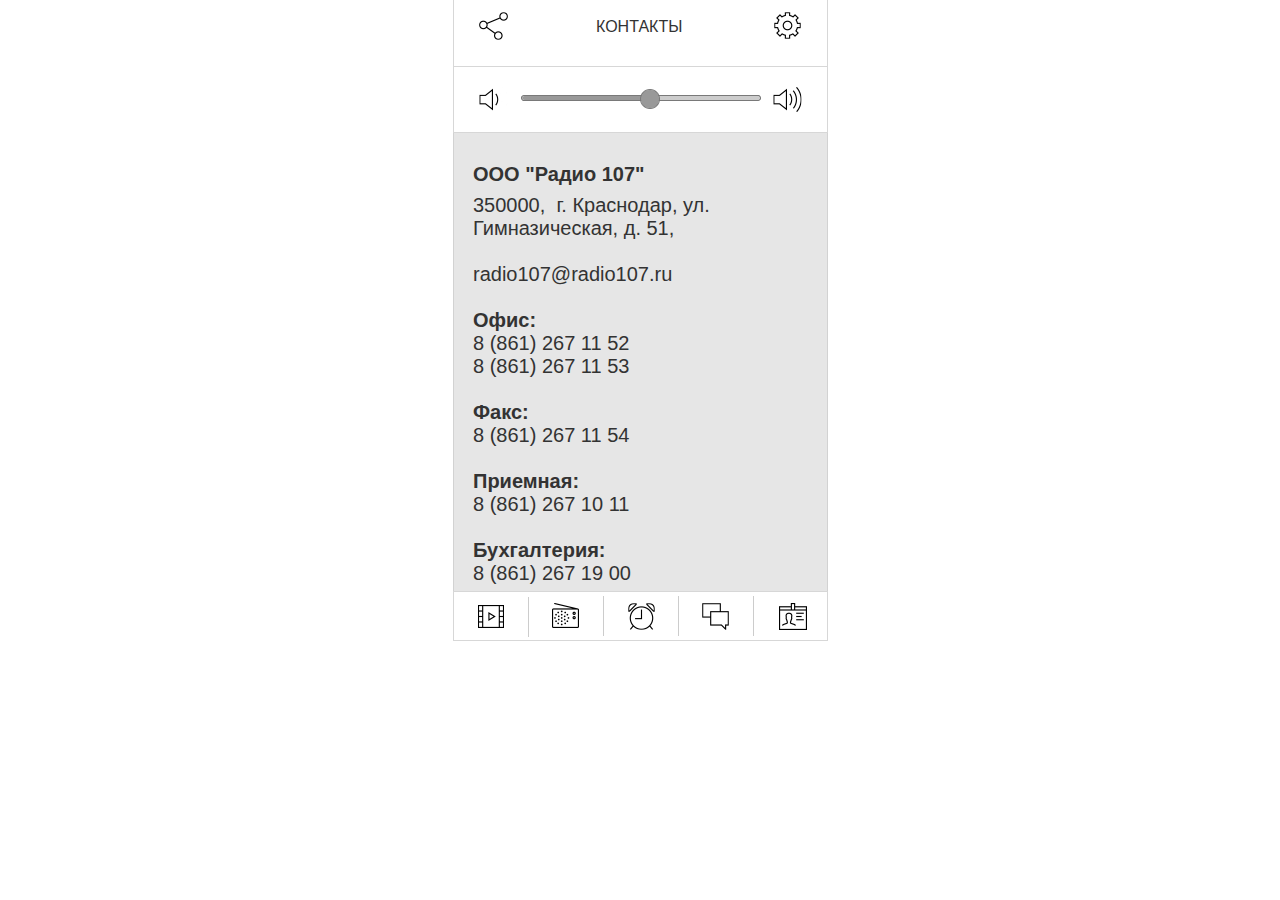
<file: contacts.html>
﻿<!DOCTYPE html>
<html>
  <head>
    <title>Contacts</title>
    <meta http-equiv="X-UA-Compatible" content="IE=edge"/>
    <meta http-equiv="content-type" content="text/html; charset=utf-8"/>
    <meta name="viewport" content="width=device-width, initial-scale=1.0, maximum-scale=1.0"/>
    <meta name="apple-mobile-web-app-capable" content="yes"/>
    <link href="data/apple-touch-icon.png" rel="apple-touch-icon"/>
    <link href="data/startup-ipad-landscape.png" rel="apple-touch-startup-image" media="screen and (min-device-width: 481px) and (max-device-width: 1024px) and (orientation:landscape)"/>
    <link href="data/startup-ipad-portrait.png" rel="apple-touch-startup-image" media="screen and (min-device-width: 481px) and (max-device-width: 1024px) and (orientation:portrait)"/>
    <link href="data/startup-iphone.png" rel="apple-touch-startup-image" media="screen and (max-device-width: 320px)"/>
    <link href="resources/css/jquery-ui-themes.css" type="text/css" rel="stylesheet"/>
    <link href="resources/css/axure_rp_page.css" type="text/css" rel="stylesheet"/>
    <link href="data/styles.css" type="text/css" rel="stylesheet"/>
    <link href="files/contacts/styles.css" type="text/css" rel="stylesheet"/>
    <script src="resources/scripts/jquery-1.7.1.min.js"></script>
    <script src="resources/scripts/jquery-ui-1.8.10.custom.min.js"></script>
    <script src="resources/scripts/axure/axQuery.js"></script>
    <script src="resources/scripts/axure/globals.js"></script>
    <script src="resources/scripts/axutils.js"></script>
    <script src="resources/scripts/axure/annotation.js"></script>
    <script src="resources/scripts/axure/axQuery.std.js"></script>
    <script src="resources/scripts/axure/doc.js"></script>
    <script src="data/document.js"></script>
    <script src="resources/scripts/messagecenter.js"></script>
    <script src="resources/scripts/axure/events.js"></script>
    <script src="resources/scripts/axure/action.js"></script>
    <script src="resources/scripts/axure/expr.js"></script>
    <script src="resources/scripts/axure/geometry.js"></script>
    <script src="resources/scripts/axure/flyout.js"></script>
    <script src="resources/scripts/axure/ie.js"></script>
    <script src="resources/scripts/axure/model.js"></script>
    <script src="resources/scripts/axure/repeater.js"></script>
    <script src="resources/scripts/axure/sto.js"></script>
    <script src="resources/scripts/axure/utils.temp.js"></script>
    <script src="resources/scripts/axure/variables.js"></script>
    <script src="resources/scripts/axure/drag.js"></script>
    <script src="resources/scripts/axure/move.js"></script>
    <script src="resources/scripts/axure/visibility.js"></script>
    <script src="resources/scripts/axure/style.js"></script>
    <script src="resources/scripts/axure/adaptive.js"></script>
    <script src="resources/scripts/axure/tree.js"></script>
    <script src="resources/scripts/axure/init.temp.js"></script>
    <script src="files/contacts/data.js"></script>
    <script src="resources/scripts/axure/legacy.js"></script>
    <script src="resources/scripts/axure/viewer.js"></script>
    <script type="text/javascript">
      $axure.utils.getTransparentGifPath = function() { return 'resources/images/transparent.gif'; };
      $axure.utils.getOtherPath = function() { return 'resources/Other.html'; };
      $axure.utils.getReloadPath = function() { return 'resources/reload.html'; };
    </script>
  </head>
  <body>
    <div id="base" class="">

      <!-- Unnamed (Shape) -->
      <div id="u0" class="ax_shape">
        <img id="u0_img" class="img " src="images/alarm_clock/u0.png"/>
        <!-- Unnamed () -->
        <div id="u1" class="text">
          <p><span></span></p>
        </div>
      </div>

      <!-- Unnamed (Image) -->
      <div id="u2" class="ax_image">
        <img id="u2_img" class="img " src="images/radio/u4.png"/>
        <!-- Unnamed () -->
        <div id="u3" class="text">
          <p><span></span></p>
        </div>
      </div>

      <!-- Unnamed (Image) -->
      <div id="u4" class="ax_image">
        <img id="u4_img" class="img " src="images/radio/u6.png"/>
        <!-- Unnamed () -->
        <div id="u5" class="text">
          <p><span></span></p>
        </div>
      </div>

      <!-- Unnamed (Shape) -->
      <div id="u6" class="ax_shape">
        <img id="u6_img" class="img " src="images/radio/u10.png"/>
        <!-- Unnamed () -->
        <div id="u7" class="text">
          <p><span></span></p>
        </div>
      </div>

      <!-- Unnamed (Shape) -->
      <div id="u8" class="ax_shape">
        <img id="u8_img" class="img " src="images/radio/u16.png"/>
        <!-- Unnamed () -->
        <div id="u9" class="text">
          <p><span></span></p>
        </div>
      </div>

      <!-- Unnamed (Shape) -->
      <div id="u10" class="ax_shape">
        <img id="u10_img" class="img " src="images/radio/u18.png"/>
        <!-- Unnamed () -->
        <div id="u11" class="text">
          <p><span></span></p>
        </div>
      </div>

      <!-- Unnamed (Image) -->
      <div id="u12" class="ax_image">
        <img id="u12_img" class="img " src="images/radio/u20.png"/>
        <!-- Unnamed () -->
        <div id="u13" class="text">
          <p><span></span></p>
        </div>
      </div>

      <!-- Unnamed (Image) -->
      <div id="u14" class="ax_image">
        <img id="u14_img" class="img " src="images/radio/u22.png"/>
        <!-- Unnamed () -->
        <div id="u15" class="text">
          <p><span></span></p>
        </div>
      </div>

      <!-- Unnamed (Vertical Line) -->
      <div id="u16" class="ax_vertical_line">
        <img id="u16_start" class="img " src="resources/images/transparent.gif" alt="u16_start"/>
        <img id="u16_end" class="img " src="resources/images/transparent.gif" alt="u16_end"/>
        <img id="u16_line" class="img " src="images/radio/u51_line.png" alt="u16_line"/>
      </div>

      <!-- Unnamed (Vertical Line) -->
      <div id="u17" class="ax_vertical_line">
        <img id="u17_start" class="img " src="resources/images/transparent.gif" alt="u17_start"/>
        <img id="u17_end" class="img " src="resources/images/transparent.gif" alt="u17_end"/>
        <img id="u17_line" class="img " src="images/radio/u51_line.png" alt="u17_line"/>
      </div>

      <!-- Unnamed (Shape) -->
      <div id="u18" class="ax_shape">
        <img id="u18_img" class="img " src="images/alarm_clock/u37.png"/>
        <!-- Unnamed () -->
        <div id="u19" class="text">
          <p><span></span></p>
        </div>
      </div>

      <!-- Unnamed (Horizontal Line) -->
      <div id="u20" class="ax_horizontal_line">
        <img id="u20_start" class="img " src="resources/images/transparent.gif" alt="u20_start"/>
        <img id="u20_end" class="img " src="resources/images/transparent.gif" alt="u20_end"/>
        <img id="u20_line" class="img " src="images/alarm_clock/u39_line.png" alt="u20_line"/>
      </div>

      <!-- Unnamed (Horizontal Line) -->
      <div id="u21" class="ax_horizontal_line">
        <img id="u21_start" class="img " src="resources/images/transparent.gif" alt="u21_start"/>
        <img id="u21_end" class="img " src="resources/images/transparent.gif" alt="u21_end"/>
        <img id="u21_line" class="img " src="images/alarm_clock/u39_line.png" alt="u21_line"/>
      </div>

      <!-- Unnamed (Shape) -->
      <div id="u22" class="ax_paragraph">
        <img id="u22_img" class="img " src="resources/images/transparent.gif"/>
        <!-- Unnamed () -->
        <div id="u23" class="text">
          <p><span>ООО &quot;Радио 107&quot; </span></p>
        </div>
      </div>

      <!-- Unnamed (Shape) -->
      <div id="u24" class="ax_paragraph">
        <img id="u24_img" class="img " src="resources/images/transparent.gif"/>
        <!-- Unnamed () -->
        <div id="u25" class="text">
          <p><span style="font-family:'ArialMT', 'Arial';font-weight:400;">350000,&nbsp; г. Краснодар, ул. Гимназическая, д. 51, </span></p><p><span style="font-family:'ArialMT', 'Arial';font-weight:400;">&nbsp;</span></p><p><span style="font-family:'ArialMT', 'Arial';font-weight:400;">radio107@radio107.ru </span></p><p><span style="font-family:'ArialMT', 'Arial';font-weight:400;">&nbsp;</span></p><p><span style="font-family:'Arial-BoldMT', 'Arial Bold', 'Arial';font-weight:700;">Офис:</span><span style="font-family:'ArialMT', 'Arial';font-weight:400;">&nbsp;</span></p><p><span style="font-family:'ArialMT', 'Arial';font-weight:400;">8 (861) 267 11 52 </span></p><p><span style="font-family:'ArialMT', 'Arial';font-weight:400;">8 (861) 267 11 53 </span></p><p><span style="font-family:'ArialMT', 'Arial';font-weight:400;">&nbsp;</span></p><p><span style="font-family:'Arial-BoldMT', 'Arial Bold', 'Arial';font-weight:700;">Факс: </span><span style="font-family:'ArialMT', 'Arial';font-weight:400;"></span></p><p><span style="font-family:'ArialMT', 'Arial';font-weight:400;">8 (861) 267 11 54 </span></p><p><span style="font-family:'ArialMT', 'Arial';font-weight:400;">&nbsp;</span></p><p><span style="font-family:'Arial-BoldMT', 'Arial Bold', 'Arial';font-weight:700;">Приемная: </span><span style="font-family:'ArialMT', 'Arial';font-weight:400;"></span></p><p><span style="font-family:'ArialMT', 'Arial';font-weight:400;">8 (861) 267 10 11 </span></p><p><span style="font-family:'ArialMT', 'Arial';font-weight:400;">&nbsp;</span></p><p><span style="font-family:'Arial-BoldMT', 'Arial Bold', 'Arial';font-weight:700;">Бухгалтерия: </span><span style="font-family:'ArialMT', 'Arial';font-weight:400;"></span></p><p><span style="font-family:'ArialMT', 'Arial';font-weight:400;">8 (861) 267 19 00 </span></p><p><span style="font-family:'ArialMT', 'Arial';font-weight:400;">&nbsp;</span></p>
        </div>
      </div>

      <!-- Unnamed (Menu) -->

      <!-- Unnamed (Shape) -->
      <div id="u27" class="ax_shape">
        <img id="u27_img" class="img " src="images/radio/u33.png"/>
        <!-- Unnamed () -->
        <div id="u28" class="text">
          <p><span></span></p>
        </div>
      </div>

      <!-- Unnamed (Vertical Line) -->
      <div id="u29" class="ax_vertical_line">
        <img id="u29_start" class="img " src="resources/images/transparent.gif" alt="u29_start"/>
        <img id="u29_end" class="img " src="resources/images/transparent.gif" alt="u29_end"/>
        <img id="u29_line" class="img " src="images/radio/u35_line.png" alt="u29_line"/>
      </div>

      <!-- Unnamed (Vertical Line) -->
      <div id="u30" class="ax_vertical_line">
        <img id="u30_start" class="img " src="resources/images/transparent.gif" alt="u30_start"/>
        <img id="u30_end" class="img " src="resources/images/transparent.gif" alt="u30_end"/>
        <img id="u30_line" class="img " src="images/radio/u35_line.png" alt="u30_line"/>
      </div>

      <!-- Unnamed (Vertical Line) -->
      <div id="u31" class="ax_vertical_line">
        <img id="u31_start" class="img " src="resources/images/transparent.gif" alt="u31_start"/>
        <img id="u31_end" class="img " src="resources/images/transparent.gif" alt="u31_end"/>
        <img id="u31_line" class="img " src="images/radio/u35_line.png" alt="u31_line"/>
      </div>

      <!-- Unnamed (Image) -->
      <div id="u32" class="ax_image">
        <img id="u32_img" class="img " src="images/radio/u38.png"/>
        <!-- Unnamed () -->
        <div id="u33" class="text">
          <p><span></span></p>
        </div>
      </div>

      <!-- Unnamed (Image) -->
      <div id="u34" class="ax_image">
        <img id="u34_img" class="img " src="images/radio/u40.png"/>
        <!-- Unnamed () -->
        <div id="u35" class="text">
          <p><span></span></p>
        </div>
      </div>

      <!-- Unnamed (Image) -->
      <div id="u36" class="ax_image">
        <img id="u36_img" class="img " src="images/radio/u42.png"/>
        <!-- Unnamed () -->
        <div id="u37" class="text">
          <p><span></span></p>
        </div>
      </div>

      <!-- Unnamed (Image) -->
      <div id="u38" class="ax_image">
        <img id="u38_img" class="img " src="images/radio/u44.png"/>
        <!-- Unnamed () -->
        <div id="u39" class="text">
          <p><span></span></p>
        </div>
      </div>

      <!-- Unnamed (Vertical Line) -->
      <div id="u40" class="ax_vertical_line">
        <img id="u40_start" class="img " src="resources/images/transparent.gif" alt="u40_start"/>
        <img id="u40_end" class="img " src="resources/images/transparent.gif" alt="u40_end"/>
        <img id="u40_line" class="img " src="images/radio/u35_line.png" alt="u40_line"/>
      </div>

      <!-- Unnamed (Image) -->
      <div id="u41" class="ax_image">
        <img id="u41_img" class="img " src="images/radio/u47.png"/>
        <!-- Unnamed () -->
        <div id="u42" class="text">
          <p><span></span></p>
        </div>
      </div>

      <!-- Unnamed (Shape) -->
      <div id="u43" class="ax_paragraph">
        <img id="u43_img" class="img " src="resources/images/transparent.gif"/>
        <!-- Unnamed () -->
        <div id="u44" class="text">
          <p><span>КОНТАКТЫ</span></p>
        </div>
      </div>
    </div>
  </body>
</html>
</file>
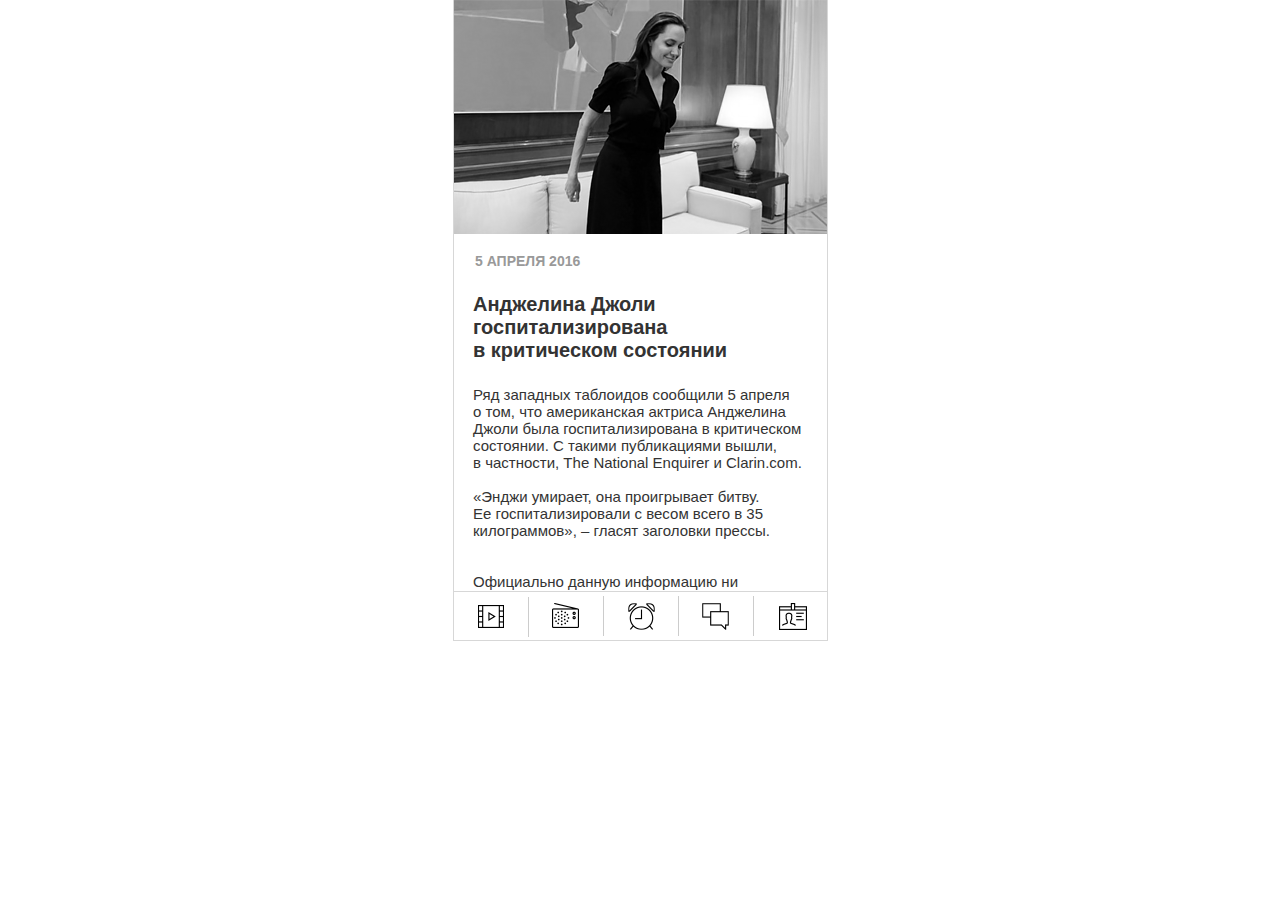
<file: news.html>
﻿<!DOCTYPE html>
<html>
  <head>
    <title>news</title>
    <meta http-equiv="X-UA-Compatible" content="IE=edge"/>
    <meta http-equiv="content-type" content="text/html; charset=utf-8"/>
    <meta name="viewport" content="width=device-width, initial-scale=1.0, maximum-scale=1.0"/>
    <meta name="apple-mobile-web-app-capable" content="yes"/>
    <link href="data/apple-touch-icon.png" rel="apple-touch-icon"/>
    <link href="data/startup-ipad-landscape.png" rel="apple-touch-startup-image" media="screen and (min-device-width: 481px) and (max-device-width: 1024px) and (orientation:landscape)"/>
    <link href="data/startup-ipad-portrait.png" rel="apple-touch-startup-image" media="screen and (min-device-width: 481px) and (max-device-width: 1024px) and (orientation:portrait)"/>
    <link href="data/startup-iphone.png" rel="apple-touch-startup-image" media="screen and (max-device-width: 320px)"/>
    <link href="resources/css/jquery-ui-themes.css" type="text/css" rel="stylesheet"/>
    <link href="resources/css/axure_rp_page.css" type="text/css" rel="stylesheet"/>
    <link href="data/styles.css" type="text/css" rel="stylesheet"/>
    <link href="files/news/styles.css" type="text/css" rel="stylesheet"/>
    <script src="resources/scripts/jquery-1.7.1.min.js"></script>
    <script src="resources/scripts/jquery-ui-1.8.10.custom.min.js"></script>
    <script src="resources/scripts/axure/axQuery.js"></script>
    <script src="resources/scripts/axure/globals.js"></script>
    <script src="resources/scripts/axutils.js"></script>
    <script src="resources/scripts/axure/annotation.js"></script>
    <script src="resources/scripts/axure/axQuery.std.js"></script>
    <script src="resources/scripts/axure/doc.js"></script>
    <script src="data/document.js"></script>
    <script src="resources/scripts/messagecenter.js"></script>
    <script src="resources/scripts/axure/events.js"></script>
    <script src="resources/scripts/axure/action.js"></script>
    <script src="resources/scripts/axure/expr.js"></script>
    <script src="resources/scripts/axure/geometry.js"></script>
    <script src="resources/scripts/axure/flyout.js"></script>
    <script src="resources/scripts/axure/ie.js"></script>
    <script src="resources/scripts/axure/model.js"></script>
    <script src="resources/scripts/axure/repeater.js"></script>
    <script src="resources/scripts/axure/sto.js"></script>
    <script src="resources/scripts/axure/utils.temp.js"></script>
    <script src="resources/scripts/axure/variables.js"></script>
    <script src="resources/scripts/axure/drag.js"></script>
    <script src="resources/scripts/axure/move.js"></script>
    <script src="resources/scripts/axure/visibility.js"></script>
    <script src="resources/scripts/axure/style.js"></script>
    <script src="resources/scripts/axure/adaptive.js"></script>
    <script src="resources/scripts/axure/tree.js"></script>
    <script src="resources/scripts/axure/init.temp.js"></script>
    <script src="files/news/data.js"></script>
    <script src="resources/scripts/axure/legacy.js"></script>
    <script src="resources/scripts/axure/viewer.js"></script>
    <script type="text/javascript">
      $axure.utils.getTransparentGifPath = function() { return 'resources/images/transparent.gif'; };
      $axure.utils.getOtherPath = function() { return 'resources/Other.html'; };
      $axure.utils.getReloadPath = function() { return 'resources/reload.html'; };
    </script>
  </head>
  <body>
    <div id="base" class="">

      <!-- Unnamed (Shape) -->
      <div id="u0" class="ax_shape">
        <img id="u0_img" class="img " src="images/alarm_clock/u0.png"/>
        <!-- Unnamed () -->
        <div id="u1" class="text">
          <p><span></span></p>
        </div>
      </div>

      <!-- Unnamed (Image) -->
      <div id="u2" class="ax_image">
        <img id="u2_img" class="img " src="images/news/u2.png"/>
        <!-- Unnamed () -->
        <div id="u3" class="text">
          <p><span></span></p>
        </div>
      </div>

      <!-- Unnamed (Vertical Line) -->
      <div id="u4" class="ax_vertical_line">
        <img id="u4_start" class="img " src="resources/images/transparent.gif" alt="u4_start"/>
        <img id="u4_end" class="img " src="resources/images/transparent.gif" alt="u4_end"/>
        <img id="u4_line" class="img " src="images/radio/u51_line.png" alt="u4_line"/>
      </div>

      <!-- Unnamed (Vertical Line) -->
      <div id="u5" class="ax_vertical_line">
        <img id="u5_start" class="img " src="resources/images/transparent.gif" alt="u5_start"/>
        <img id="u5_end" class="img " src="resources/images/transparent.gif" alt="u5_end"/>
        <img id="u5_line" class="img " src="images/radio/u51_line.png" alt="u5_line"/>
      </div>

      <!-- Unnamed (Shape) -->
      <div id="u6" class="ax_paragraph">
        <img id="u6_img" class="img " src="resources/images/transparent.gif"/>
        <!-- Unnamed () -->
        <div id="u7" class="text">
          <p><span>5 АПРЕЛЯ 2016</span></p>
        </div>
      </div>

      <!-- Unnamed (Shape) -->
      <div id="u8" class="ax_paragraph">
        <img id="u8_img" class="img " src="resources/images/transparent.gif"/>
        <!-- Unnamed () -->
        <div id="u9" class="text">
          <p><span>Анджелина Джоли</span></p><p><span>госпитализирована</span></p><p><span>в критическом состоянии</span></p>
        </div>
      </div>

      <!-- Unnamed (Shape) -->
      <div id="u10" class="ax_paragraph">
        <img id="u10_img" class="img " src="resources/images/transparent.gif"/>
        <!-- Unnamed () -->
        <div id="u11" class="text">
          <p><span>Ряд западных таблоидов сообщили 5 апреля </span></p><p><span>о том, что американская актриса Анджелина Джоли была госпитализирована в критическом состоянии. С такими публикациями вышли, </span></p><p><span>в частности, The National Enquirer и Clarin.com. </span></p><p><span>&nbsp;</span></p><p><span>«Энджи умирает, она проигрывает битву. </span></p><p><span>Ее госпитализировали с весом всего в 35 килограммов», – гласят заголовки прессы. </span></p><p><span>&nbsp;</span></p><p><span>&nbsp;</span></p><p><span>Официально данную информацию ни </span></p>
        </div>
      </div>

      <!-- Unnamed (Menu) -->

      <!-- Unnamed (Shape) -->
      <div id="u13" class="ax_shape">
        <img id="u13_img" class="img " src="images/radio/u33.png"/>
        <!-- Unnamed () -->
        <div id="u14" class="text">
          <p><span></span></p>
        </div>
      </div>

      <!-- Unnamed (Vertical Line) -->
      <div id="u15" class="ax_vertical_line">
        <img id="u15_start" class="img " src="resources/images/transparent.gif" alt="u15_start"/>
        <img id="u15_end" class="img " src="resources/images/transparent.gif" alt="u15_end"/>
        <img id="u15_line" class="img " src="images/radio/u35_line.png" alt="u15_line"/>
      </div>

      <!-- Unnamed (Vertical Line) -->
      <div id="u16" class="ax_vertical_line">
        <img id="u16_start" class="img " src="resources/images/transparent.gif" alt="u16_start"/>
        <img id="u16_end" class="img " src="resources/images/transparent.gif" alt="u16_end"/>
        <img id="u16_line" class="img " src="images/radio/u35_line.png" alt="u16_line"/>
      </div>

      <!-- Unnamed (Vertical Line) -->
      <div id="u17" class="ax_vertical_line">
        <img id="u17_start" class="img " src="resources/images/transparent.gif" alt="u17_start"/>
        <img id="u17_end" class="img " src="resources/images/transparent.gif" alt="u17_end"/>
        <img id="u17_line" class="img " src="images/radio/u35_line.png" alt="u17_line"/>
      </div>

      <!-- Unnamed (Image) -->
      <div id="u18" class="ax_image">
        <img id="u18_img" class="img " src="images/radio/u38.png"/>
        <!-- Unnamed () -->
        <div id="u19" class="text">
          <p><span></span></p>
        </div>
      </div>

      <!-- Unnamed (Image) -->
      <div id="u20" class="ax_image">
        <img id="u20_img" class="img " src="images/radio/u40.png"/>
        <!-- Unnamed () -->
        <div id="u21" class="text">
          <p><span></span></p>
        </div>
      </div>

      <!-- Unnamed (Image) -->
      <div id="u22" class="ax_image">
        <img id="u22_img" class="img " src="images/radio/u42.png"/>
        <!-- Unnamed () -->
        <div id="u23" class="text">
          <p><span></span></p>
        </div>
      </div>

      <!-- Unnamed (Image) -->
      <div id="u24" class="ax_image">
        <img id="u24_img" class="img " src="images/radio/u44.png"/>
        <!-- Unnamed () -->
        <div id="u25" class="text">
          <p><span></span></p>
        </div>
      </div>

      <!-- Unnamed (Vertical Line) -->
      <div id="u26" class="ax_vertical_line">
        <img id="u26_start" class="img " src="resources/images/transparent.gif" alt="u26_start"/>
        <img id="u26_end" class="img " src="resources/images/transparent.gif" alt="u26_end"/>
        <img id="u26_line" class="img " src="images/radio/u35_line.png" alt="u26_line"/>
      </div>

      <!-- Unnamed (Image) -->
      <div id="u27" class="ax_image">
        <img id="u27_img" class="img " src="images/radio/u47.png"/>
        <!-- Unnamed () -->
        <div id="u28" class="text">
          <p><span></span></p>
        </div>
      </div>
    </div>
  </body>
</html>
</file>
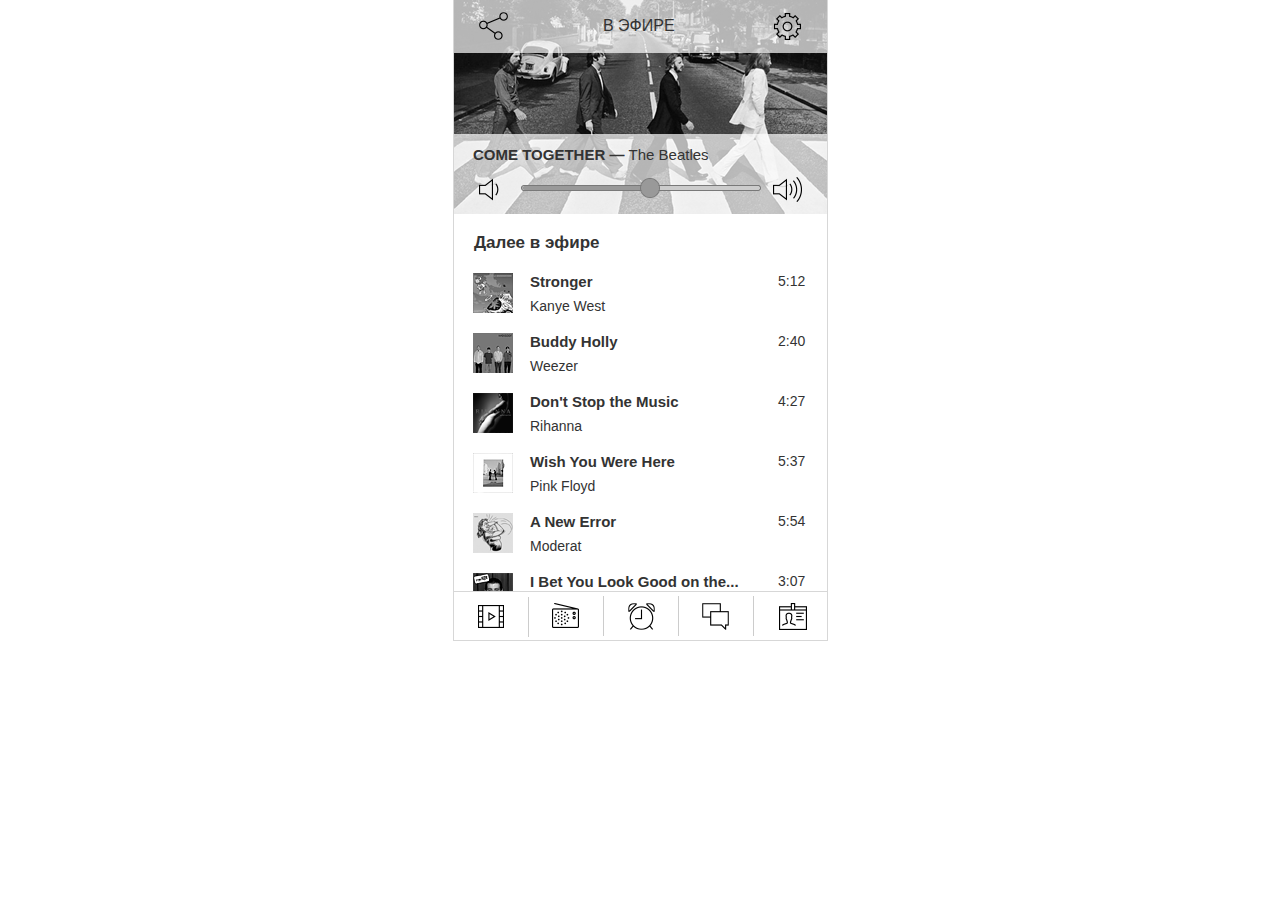
<file: playlist.html>
﻿<!DOCTYPE html>
<html>
  <head>
    <title>Playlist</title>
    <meta http-equiv="X-UA-Compatible" content="IE=edge"/>
    <meta http-equiv="content-type" content="text/html; charset=utf-8"/>
    <meta name="viewport" content="width=device-width, initial-scale=1.0, maximum-scale=1.0"/>
    <meta name="apple-mobile-web-app-capable" content="yes"/>
    <link href="data/apple-touch-icon.png" rel="apple-touch-icon"/>
    <link href="data/startup-ipad-landscape.png" rel="apple-touch-startup-image" media="screen and (min-device-width: 481px) and (max-device-width: 1024px) and (orientation:landscape)"/>
    <link href="data/startup-ipad-portrait.png" rel="apple-touch-startup-image" media="screen and (min-device-width: 481px) and (max-device-width: 1024px) and (orientation:portrait)"/>
    <link href="data/startup-iphone.png" rel="apple-touch-startup-image" media="screen and (max-device-width: 320px)"/>
    <link href="resources/css/jquery-ui-themes.css" type="text/css" rel="stylesheet"/>
    <link href="resources/css/axure_rp_page.css" type="text/css" rel="stylesheet"/>
    <link href="data/styles.css" type="text/css" rel="stylesheet"/>
    <link href="files/playlist/styles.css" type="text/css" rel="stylesheet"/>
    <script src="resources/scripts/jquery-1.7.1.min.js"></script>
    <script src="resources/scripts/jquery-ui-1.8.10.custom.min.js"></script>
    <script src="resources/scripts/axure/axQuery.js"></script>
    <script src="resources/scripts/axure/globals.js"></script>
    <script src="resources/scripts/axutils.js"></script>
    <script src="resources/scripts/axure/annotation.js"></script>
    <script src="resources/scripts/axure/axQuery.std.js"></script>
    <script src="resources/scripts/axure/doc.js"></script>
    <script src="data/document.js"></script>
    <script src="resources/scripts/messagecenter.js"></script>
    <script src="resources/scripts/axure/events.js"></script>
    <script src="resources/scripts/axure/action.js"></script>
    <script src="resources/scripts/axure/expr.js"></script>
    <script src="resources/scripts/axure/geometry.js"></script>
    <script src="resources/scripts/axure/flyout.js"></script>
    <script src="resources/scripts/axure/ie.js"></script>
    <script src="resources/scripts/axure/model.js"></script>
    <script src="resources/scripts/axure/repeater.js"></script>
    <script src="resources/scripts/axure/sto.js"></script>
    <script src="resources/scripts/axure/utils.temp.js"></script>
    <script src="resources/scripts/axure/variables.js"></script>
    <script src="resources/scripts/axure/drag.js"></script>
    <script src="resources/scripts/axure/move.js"></script>
    <script src="resources/scripts/axure/visibility.js"></script>
    <script src="resources/scripts/axure/style.js"></script>
    <script src="resources/scripts/axure/adaptive.js"></script>
    <script src="resources/scripts/axure/tree.js"></script>
    <script src="resources/scripts/axure/init.temp.js"></script>
    <script src="files/playlist/data.js"></script>
    <script src="resources/scripts/axure/legacy.js"></script>
    <script src="resources/scripts/axure/viewer.js"></script>
    <script type="text/javascript">
      $axure.utils.getTransparentGifPath = function() { return 'resources/images/transparent.gif'; };
      $axure.utils.getOtherPath = function() { return 'resources/Other.html'; };
      $axure.utils.getReloadPath = function() { return 'resources/reload.html'; };
    </script>
  </head>
  <body>
    <div id="base" class="">

      <!-- Unnamed (Shape) -->
      <div id="u0" class="ax_shape">
        <img id="u0_img" class="img " src="images/alarm_clock/u0.png"/>
        <!-- Unnamed () -->
        <div id="u1" class="text">
          <p><span></span></p>
        </div>
      </div>

      <!-- Unnamed (Image) -->
      <div id="u2" class="ax_image">
        <img id="u2_img" class="img " src="images/playlist/u2.png"/>
        <!-- Unnamed () -->
        <div id="u3" class="text">
          <p><span></span></p>
        </div>
      </div>

      <!-- Unnamed (Shape) -->
      <div id="u4" class="ax_shape">
        <img id="u4_img" class="img " src="images/playlist/u4.png"/>
        <!-- Unnamed () -->
        <div id="u5" class="text">
          <p><span></span></p>
        </div>
      </div>

      <!-- Unnamed (Shape) -->
      <div id="u6" class="ax_paragraph">
        <img id="u6_img" class="img " src="resources/images/transparent.gif"/>
        <!-- Unnamed () -->
        <div id="u7" class="text">
          <p><span>В ЭФИРЕ</span></p>
        </div>
      </div>

      <!-- Unnamed (Image) -->
      <div id="u8" class="ax_image">
        <img id="u8_img" class="img " src="images/playlist/u8.png"/>
        <!-- Unnamed () -->
        <div id="u9" class="text">
          <p><span></span></p>
        </div>
      </div>

      <!-- Unnamed (Shape) -->
      <div id="u10" class="ax_shape">
        <img id="u10_img" class="img " src="images/playlist/u10.png"/>
        <!-- Unnamed () -->
        <div id="u11" class="text">
          <p><span></span></p>
        </div>
      </div>

      <!-- Unnamed (Image) -->
      <div id="u12" class="ax_image">
        <img id="u12_img" class="img " src="images/playlist/u12.png"/>
        <!-- Unnamed () -->
        <div id="u13" class="text">
          <p><span></span></p>
        </div>
      </div>

      <!-- Unnamed (Shape) -->
      <div id="u14" class="ax_shape">
        <img id="u14_img" class="img " src="images/radio/u10.png"/>
        <!-- Unnamed () -->
        <div id="u15" class="text">
          <p><span></span></p>
        </div>
      </div>

      <!-- Unnamed (Shape) -->
      <div id="u16" class="ax_paragraph">
        <img id="u16_img" class="img " src="resources/images/transparent.gif"/>
        <!-- Unnamed () -->
        <div id="u17" class="text">
          <p><span style="font-family:'Arial-BoldMT', 'Arial Bold', 'Arial';font-weight:700;">COME TOGETHER — </span><span style="font-family:'ArialMT', 'Arial';font-weight:400;"> The Beatles</span></p>
        </div>
      </div>

      <!-- Unnamed (Shape) -->
      <div id="u18" class="ax_shape">
        <img id="u18_img" class="img " src="images/radio/u16.png"/>
        <!-- Unnamed () -->
        <div id="u19" class="text">
          <p><span></span></p>
        </div>
      </div>

      <!-- Unnamed (Shape) -->
      <div id="u20" class="ax_shape">
        <img id="u20_img" class="img " src="images/radio/u18.png"/>
        <!-- Unnamed () -->
        <div id="u21" class="text">
          <p><span></span></p>
        </div>
      </div>

      <!-- Unnamed (Image) -->
      <div id="u22" class="ax_image">
        <img id="u22_img" class="img " src="images/playlist/u22.png"/>
        <!-- Unnamed () -->
        <div id="u23" class="text">
          <p><span></span></p>
        </div>
      </div>

      <!-- Unnamed (Image) -->
      <div id="u24" class="ax_image">
        <img id="u24_img" class="img " src="images/playlist/u24.png"/>
        <!-- Unnamed () -->
        <div id="u25" class="text">
          <p><span></span></p>
        </div>
      </div>

      <!-- Unnamed (Vertical Line) -->
      <div id="u26" class="ax_vertical_line">
        <img id="u26_start" class="img " src="resources/images/transparent.gif" alt="u26_start"/>
        <img id="u26_end" class="img " src="resources/images/transparent.gif" alt="u26_end"/>
        <img id="u26_line" class="img " src="images/radio/u51_line.png" alt="u26_line"/>
      </div>

      <!-- Unnamed (Vertical Line) -->
      <div id="u27" class="ax_vertical_line">
        <img id="u27_start" class="img " src="resources/images/transparent.gif" alt="u27_start"/>
        <img id="u27_end" class="img " src="resources/images/transparent.gif" alt="u27_end"/>
        <img id="u27_line" class="img " src="images/radio/u51_line.png" alt="u27_line"/>
      </div>

      <!-- Unnamed (Shape) -->
      <div id="u28" class="ax_paragraph">
        <img id="u28_img" class="img " src="resources/images/transparent.gif"/>
        <!-- Unnamed () -->
        <div id="u29" class="text">
          <p><span>Далее в эфире</span></p>
        </div>
      </div>

      <!-- Unnamed (Image) -->
      <div id="u30" class="ax_image">
        <img id="u30_img" class="img " src="images/playlist/u30.png"/>
        <!-- Unnamed () -->
        <div id="u31" class="text">
          <p><span></span></p>
        </div>
      </div>

      <!-- Unnamed (Shape) -->
      <div id="u32" class="ax_paragraph">
        <img id="u32_img" class="img " src="resources/images/transparent.gif"/>
        <!-- Unnamed () -->
        <div id="u33" class="text">
          <p><span>Stronger</span></p>
        </div>
      </div>

      <!-- Unnamed (Shape) -->
      <div id="u34" class="ax_paragraph">
        <img id="u34_img" class="img " src="resources/images/transparent.gif"/>
        <!-- Unnamed () -->
        <div id="u35" class="text">
          <p><span>Kanye West</span></p>
        </div>
      </div>

      <!-- Unnamed (Shape) -->
      <div id="u36" class="ax_paragraph">
        <img id="u36_img" class="img " src="resources/images/transparent.gif"/>
        <!-- Unnamed () -->
        <div id="u37" class="text">
          <p><span>5:12</span></p>
        </div>
      </div>

      <!-- Unnamed (Image) -->
      <div id="u38" class="ax_image">
        <img id="u38_img" class="img " src="images/playlist/u38.png"/>
        <!-- Unnamed () -->
        <div id="u39" class="text">
          <p><span></span></p>
        </div>
      </div>

      <!-- Unnamed (Shape) -->
      <div id="u40" class="ax_paragraph">
        <img id="u40_img" class="img " src="resources/images/transparent.gif"/>
        <!-- Unnamed () -->
        <div id="u41" class="text">
          <p><span>Buddy Holly</span></p>
        </div>
      </div>

      <!-- Unnamed (Shape) -->
      <div id="u42" class="ax_paragraph">
        <img id="u42_img" class="img " src="resources/images/transparent.gif"/>
        <!-- Unnamed () -->
        <div id="u43" class="text">
          <p><span>Weezer</span></p>
        </div>
      </div>

      <!-- Unnamed (Shape) -->
      <div id="u44" class="ax_paragraph">
        <img id="u44_img" class="img " src="resources/images/transparent.gif"/>
        <!-- Unnamed () -->
        <div id="u45" class="text">
          <p><span>2:40</span></p>
        </div>
      </div>

      <!-- Unnamed (Image) -->
      <div id="u46" class="ax_image">
        <img id="u46_img" class="img " src="images/playlist/u46.png"/>
        <!-- Unnamed () -->
        <div id="u47" class="text">
          <p><span></span></p>
        </div>
      </div>

      <!-- Unnamed (Shape) -->
      <div id="u48" class="ax_paragraph">
        <img id="u48_img" class="img " src="resources/images/transparent.gif"/>
        <!-- Unnamed () -->
        <div id="u49" class="text">
          <p><span>Don't Stop the Music</span></p>
        </div>
      </div>

      <!-- Unnamed (Shape) -->
      <div id="u50" class="ax_paragraph">
        <img id="u50_img" class="img " src="resources/images/transparent.gif"/>
        <!-- Unnamed () -->
        <div id="u51" class="text">
          <p><span>Rihanna</span></p>
        </div>
      </div>

      <!-- Unnamed (Shape) -->
      <div id="u52" class="ax_paragraph">
        <img id="u52_img" class="img " src="resources/images/transparent.gif"/>
        <!-- Unnamed () -->
        <div id="u53" class="text">
          <p><span>4:27</span></p>
        </div>
      </div>

      <!-- Unnamed (Image) -->
      <div id="u54" class="ax_image">
        <img id="u54_img" class="img " src="images/playlist/u54.png"/>
        <!-- Unnamed () -->
        <div id="u55" class="text">
          <p><span></span></p>
        </div>
      </div>

      <!-- Unnamed (Shape) -->
      <div id="u56" class="ax_paragraph">
        <img id="u56_img" class="img " src="resources/images/transparent.gif"/>
        <!-- Unnamed () -->
        <div id="u57" class="text">
          <p><span>Wish You Were Here</span></p>
        </div>
      </div>

      <!-- Unnamed (Shape) -->
      <div id="u58" class="ax_paragraph">
        <img id="u58_img" class="img " src="resources/images/transparent.gif"/>
        <!-- Unnamed () -->
        <div id="u59" class="text">
          <p><span>Pink Floyd</span></p>
        </div>
      </div>

      <!-- Unnamed (Shape) -->
      <div id="u60" class="ax_paragraph">
        <img id="u60_img" class="img " src="resources/images/transparent.gif"/>
        <!-- Unnamed () -->
        <div id="u61" class="text">
          <p><span>5:37</span></p>
        </div>
      </div>

      <!-- Unnamed (Image) -->
      <div id="u62" class="ax_image">
        <img id="u62_img" class="img " src="images/playlist/u62.png"/>
        <!-- Unnamed () -->
        <div id="u63" class="text">
          <p><span></span></p>
        </div>
      </div>

      <!-- Unnamed (Shape) -->
      <div id="u64" class="ax_paragraph">
        <img id="u64_img" class="img " src="resources/images/transparent.gif"/>
        <!-- Unnamed () -->
        <div id="u65" class="text">
          <p><span>A New Error</span></p>
        </div>
      </div>

      <!-- Unnamed (Shape) -->
      <div id="u66" class="ax_paragraph">
        <img id="u66_img" class="img " src="resources/images/transparent.gif"/>
        <!-- Unnamed () -->
        <div id="u67" class="text">
          <p><span>Moderat</span></p>
        </div>
      </div>

      <!-- Unnamed (Shape) -->
      <div id="u68" class="ax_paragraph">
        <img id="u68_img" class="img " src="resources/images/transparent.gif"/>
        <!-- Unnamed () -->
        <div id="u69" class="text">
          <p><span>5:54</span></p>
        </div>
      </div>

      <!-- Unnamed (Image) -->
      <div id="u70" class="ax_image">
        <img id="u70_img" class="img " src="images/playlist/u70.png"/>
        <!-- Unnamed () -->
        <div id="u71" class="text">
          <p><span></span></p>
        </div>
      </div>

      <!-- Unnamed (Shape) -->
      <div id="u72" class="ax_paragraph">
        <img id="u72_img" class="img " src="resources/images/transparent.gif"/>
        <!-- Unnamed () -->
        <div id="u73" class="text">
          <p><span>I Bet You Look Good on the...</span></p>
        </div>
      </div>

      <!-- Unnamed (Shape) -->
      <div id="u74" class="ax_paragraph">
        <img id="u74_img" class="img " src="resources/images/transparent.gif"/>
        <!-- Unnamed () -->
        <div id="u75" class="text">
          <p><span>Rihanna</span></p>
        </div>
      </div>

      <!-- Unnamed (Shape) -->
      <div id="u76" class="ax_paragraph">
        <img id="u76_img" class="img " src="resources/images/transparent.gif"/>
        <!-- Unnamed () -->
        <div id="u77" class="text">
          <p><span>3:07</span></p>
        </div>
      </div>

      <!-- Unnamed (Menu) -->

      <!-- Unnamed (Shape) -->
      <div id="u79" class="ax_shape">
        <img id="u79_img" class="img " src="images/radio/u33.png"/>
        <!-- Unnamed () -->
        <div id="u80" class="text">
          <p><span></span></p>
        </div>
      </div>

      <!-- Unnamed (Vertical Line) -->
      <div id="u81" class="ax_vertical_line">
        <img id="u81_start" class="img " src="resources/images/transparent.gif" alt="u81_start"/>
        <img id="u81_end" class="img " src="resources/images/transparent.gif" alt="u81_end"/>
        <img id="u81_line" class="img " src="images/radio/u35_line.png" alt="u81_line"/>
      </div>

      <!-- Unnamed (Vertical Line) -->
      <div id="u82" class="ax_vertical_line">
        <img id="u82_start" class="img " src="resources/images/transparent.gif" alt="u82_start"/>
        <img id="u82_end" class="img " src="resources/images/transparent.gif" alt="u82_end"/>
        <img id="u82_line" class="img " src="images/radio/u35_line.png" alt="u82_line"/>
      </div>

      <!-- Unnamed (Vertical Line) -->
      <div id="u83" class="ax_vertical_line">
        <img id="u83_start" class="img " src="resources/images/transparent.gif" alt="u83_start"/>
        <img id="u83_end" class="img " src="resources/images/transparent.gif" alt="u83_end"/>
        <img id="u83_line" class="img " src="images/radio/u35_line.png" alt="u83_line"/>
      </div>

      <!-- Unnamed (Image) -->
      <div id="u84" class="ax_image">
        <img id="u84_img" class="img " src="images/radio/u38.png"/>
        <!-- Unnamed () -->
        <div id="u85" class="text">
          <p><span></span></p>
        </div>
      </div>

      <!-- Unnamed (Image) -->
      <div id="u86" class="ax_image">
        <img id="u86_img" class="img " src="images/radio/u40.png"/>
        <!-- Unnamed () -->
        <div id="u87" class="text">
          <p><span></span></p>
        </div>
      </div>

      <!-- Unnamed (Image) -->
      <div id="u88" class="ax_image">
        <img id="u88_img" class="img " src="images/radio/u42.png"/>
        <!-- Unnamed () -->
        <div id="u89" class="text">
          <p><span></span></p>
        </div>
      </div>

      <!-- Unnamed (Image) -->
      <div id="u90" class="ax_image">
        <img id="u90_img" class="img " src="images/radio/u44.png"/>
        <!-- Unnamed () -->
        <div id="u91" class="text">
          <p><span></span></p>
        </div>
      </div>

      <!-- Unnamed (Vertical Line) -->
      <div id="u92" class="ax_vertical_line">
        <img id="u92_start" class="img " src="resources/images/transparent.gif" alt="u92_start"/>
        <img id="u92_end" class="img " src="resources/images/transparent.gif" alt="u92_end"/>
        <img id="u92_line" class="img " src="images/radio/u35_line.png" alt="u92_line"/>
      </div>

      <!-- Unnamed (Image) -->
      <div id="u93" class="ax_image">
        <img id="u93_img" class="img " src="images/radio/u47.png"/>
        <!-- Unnamed () -->
        <div id="u94" class="text">
          <p><span></span></p>
        </div>
      </div>
    </div>
  </body>
</html>
</file>
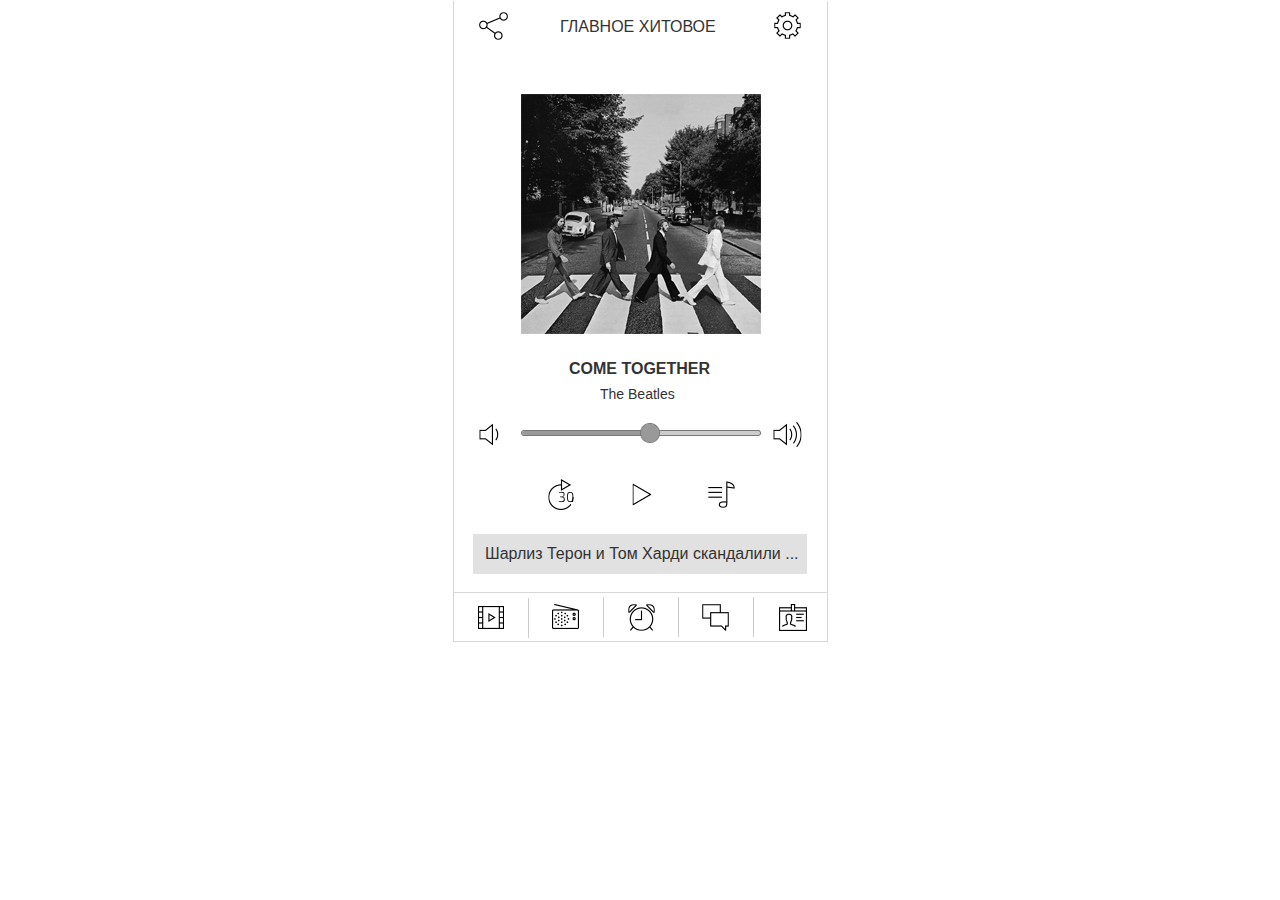
<file: radio.html>
﻿<!DOCTYPE html>
<html>
  <head>
    <title>Radio</title>
    <meta http-equiv="X-UA-Compatible" content="IE=edge"/>
    <meta http-equiv="content-type" content="text/html; charset=utf-8"/>
    <meta name="viewport" content="width=device-width, initial-scale=1.0, maximum-scale=1.0"/>
    <meta name="apple-mobile-web-app-capable" content="yes"/>
    <link href="data/apple-touch-icon.png" rel="apple-touch-icon"/>
    <link href="data/startup-ipad-landscape.png" rel="apple-touch-startup-image" media="screen and (min-device-width: 481px) and (max-device-width: 1024px) and (orientation:landscape)"/>
    <link href="data/startup-ipad-portrait.png" rel="apple-touch-startup-image" media="screen and (min-device-width: 481px) and (max-device-width: 1024px) and (orientation:portrait)"/>
    <link href="data/startup-iphone.png" rel="apple-touch-startup-image" media="screen and (max-device-width: 320px)"/>
    <link href="resources/css/jquery-ui-themes.css" type="text/css" rel="stylesheet"/>
    <link href="resources/css/axure_rp_page.css" type="text/css" rel="stylesheet"/>
    <link href="data/styles.css" type="text/css" rel="stylesheet"/>
    <link href="files/radio/styles.css" type="text/css" rel="stylesheet"/>
    <link rel="manifest" href="manifest.json">
    <script src="resources/scripts/jquery-1.7.1.min.js"></script>
    <script src="resources/scripts/jquery-ui-1.8.10.custom.min.js"></script>
    <script src="resources/scripts/axure/axQuery.js"></script>
    <script src="resources/scripts/axure/globals.js"></script>
    <script src="resources/scripts/axutils.js"></script>
    <script src="resources/scripts/axure/annotation.js"></script>
    <script src="resources/scripts/axure/axQuery.std.js"></script>
    <script src="resources/scripts/axure/doc.js"></script>
    <script src="data/document.js"></script>
    <script src="resources/scripts/messagecenter.js"></script>
    <script src="resources/scripts/axure/events.js"></script>
    <script src="resources/scripts/axure/action.js"></script>
    <script src="resources/scripts/axure/expr.js"></script>
    <script src="resources/scripts/axure/geometry.js"></script>
    <script src="resources/scripts/axure/flyout.js"></script>
    <script src="resources/scripts/axure/ie.js"></script>
    <script src="resources/scripts/axure/model.js"></script>
    <script src="resources/scripts/axure/repeater.js"></script>
    <script src="resources/scripts/axure/sto.js"></script>
    <script src="resources/scripts/axure/utils.temp.js"></script>
    <script src="resources/scripts/axure/variables.js"></script>
    <script src="resources/scripts/axure/drag.js"></script>
    <script src="resources/scripts/axure/move.js"></script>
    <script src="resources/scripts/axure/visibility.js"></script>
    <script src="resources/scripts/axure/style.js"></script>
    <script src="resources/scripts/axure/adaptive.js"></script>
    <script src="resources/scripts/axure/tree.js"></script>
    <script src="resources/scripts/axure/init.temp.js"></script>
    <script src="files/radio/data.js"></script>
    <script src="resources/scripts/axure/legacy.js"></script>
    <script src="resources/scripts/axure/viewer.js"></script>
    <script type="text/javascript">
      $axure.utils.getTransparentGifPath = function() { return 'resources/images/transparent.gif'; };
      $axure.utils.getOtherPath = function() { return 'resources/Other.html'; };
      $axure.utils.getReloadPath = function() { return 'resources/reload.html'; };
    </script>
  </head>
  <body>
    <div id="base" class="">

      <!-- Unnamed (Shape) -->
      <div id="u0" class="ax_shape">
        <img id="u0_img" class="img " src="images/radio/u0.png"/>
        <!-- Unnamed () -->
        <div id="u1" class="text">
          <p><span></span></p>
        </div>
      </div>

      <!-- Unnamed (Shape) -->
      <div id="u2" class="ax_paragraph">
        <img id="u2_img" class="img " src="resources/images/transparent.gif"/>
        <!-- Unnamed () -->
        <div id="u3" class="text">
          <p><span>ГЛАВНОЕ ХИТОВОЕ</span></p>
        </div>
      </div>

      <!-- Unnamed (Image) -->
      <div id="u4" class="ax_image">
        <img id="u4_img" class="img " src="images/radio/u4.png"/>
        <!-- Unnamed () -->
        <div id="u5" class="text">
          <p><span></span></p>
        </div>
      </div>

      <!-- Unnamed (Image) -->
      <div id="u6" class="ax_image">
        <img id="u6_img" class="img " src="images/radio/u6.png"/>
        <!-- Unnamed () -->
        <div id="u7" class="text">
          <p><span></span></p>
        </div>
      </div>

      <!-- Unnamed (Image) -->
      <div id="u8" class="ax_image">
        <img id="u8_img" class="img " src="images/radio/u8.png"/>
        <!-- Unnamed () -->
        <div id="u9" class="text">
          <p><span></span></p>
        </div>
      </div>

      <!-- Unnamed (Shape) -->
      <div id="u10" class="ax_shape">
        <img id="u10_img" class="img " src="images/radio/u10.png"/>
        <!-- Unnamed () -->
        <div id="u11" class="text">
          <p><span></span></p>
        </div>
      </div>

      <!-- Unnamed (Shape) -->
      <div id="u12" class="ax_paragraph">
        <img id="u12_img" class="img " src="resources/images/transparent.gif"/>
        <!-- Unnamed () -->
        <div id="u13" class="text">
          <p><span>COME TOGETHER</span></p>
        </div>
      </div>

      <!-- Unnamed (Shape) -->
      <div id="u14" class="ax_paragraph">
        <img id="u14_img" class="img " src="resources/images/transparent.gif"/>
        <!-- Unnamed () -->
        <div id="u15" class="text">
          <p><span> The Beatles</span></p>
        </div>
      </div>

      <!-- Unnamed (Shape) -->
      <div id="u16" class="ax_shape">
        <img id="u16_img" class="img " src="images/radio/u16.png"/>
        <!-- Unnamed () -->
        <div id="u17" class="text">
          <p><span></span></p>
        </div>
      </div>

      <!-- Unnamed (Shape) -->
      <div id="u18" class="ax_shape">
        <img id="u18_img" class="img " src="images/radio/u18.png"/>
        <!-- Unnamed () -->
        <div id="u19" class="text">
          <p><span></span></p>
        </div>
      </div>

      <!-- Unnamed (Image) -->
      <div id="u20" class="ax_image">
        <img id="u20_img" class="img " src="images/radio/u20.png"/>
        <!-- Unnamed () -->
        <div id="u21" class="text">
          <p><span></span></p>
        </div>
      </div>

      <!-- Unnamed (Image) -->
      <div id="u22" class="ax_image">
        <img id="u22_img" class="img " src="images/radio/u22.png"/>
        <!-- Unnamed () -->
        <div id="u23" class="text">
          <p><span></span></p>
        </div>
      </div>

      <!-- Unnamed (Image) -->
      <div id="u24" class="ax_image">
        <img id="u24_img" class="img " src="images/radio/u24.png"/>
        <!-- Unnamed () -->
        <div id="u25" class="text">
          <p><span></span></p>
        </div>
      </div>

      <!-- Unnamed (Image) -->
      <div id="u26" class="ax_image">
        <img id="u26_img" class="img " src="images/radio/u26.png"/>
        <!-- Unnamed () -->
        <div id="u27" class="text">
          <p><span></span></p>
        </div>
      </div>

      <!-- Unnamed (Image) -->
      <div id="u28" class="ax_image">
        <img id="u28_img" class="img " src="images/radio/u28.png"/>
        <!-- Unnamed () -->
        <div id="u29" class="text">
          <p><span></span></p>
        </div>
      </div>

      <!-- Unnamed (Shape) -->
      <div id="u30" class="ax_shape">
        <img id="u30_img" class="img " src="images/radio/u30.png"/>
        <!-- Unnamed () -->
        <div id="u31" class="text">
          <p><span></span></p>
        </div>
      </div>

      <!-- Unnamed (Menu) -->

      <!-- Unnamed (Shape) -->
      <div id="u33" class="ax_shape">
        <img id="u33_img" class="img " src="images/radio/u33.png"/>
        <!-- Unnamed () -->
        <div id="u34" class="text">
          <p><span></span></p>
        </div>
      </div>

      <!-- Unnamed (Vertical Line) -->
      <div id="u35" class="ax_vertical_line">
        <img id="u35_start" class="img " src="resources/images/transparent.gif" alt="u35_start"/>
        <img id="u35_end" class="img " src="resources/images/transparent.gif" alt="u35_end"/>
        <img id="u35_line" class="img " src="images/radio/u35_line.png" alt="u35_line"/>
      </div>

      <!-- Unnamed (Vertical Line) -->
      <div id="u36" class="ax_vertical_line">
        <img id="u36_start" class="img " src="resources/images/transparent.gif" alt="u36_start"/>
        <img id="u36_end" class="img " src="resources/images/transparent.gif" alt="u36_end"/>
        <img id="u36_line" class="img " src="images/radio/u35_line.png" alt="u36_line"/>
      </div>

      <!-- Unnamed (Vertical Line) -->
      <div id="u37" class="ax_vertical_line">
        <img id="u37_start" class="img " src="resources/images/transparent.gif" alt="u37_start"/>
        <img id="u37_end" class="img " src="resources/images/transparent.gif" alt="u37_end"/>
        <img id="u37_line" class="img " src="images/radio/u35_line.png" alt="u37_line"/>
      </div>

      <!-- Unnamed (Image) -->
      <div id="u38" class="ax_image">
        <img id="u38_img" class="img " src="images/radio/u38.png"/>
        <!-- Unnamed () -->
        <div id="u39" class="text">
          <p><span></span></p>
        </div>
      </div>

      <!-- Unnamed (Image) -->
      <div id="u40" class="ax_image">
        <img id="u40_img" class="img " src="images/radio/u40.png"/>
        <!-- Unnamed () -->
        <div id="u41" class="text">
          <p><span></span></p>
        </div>
      </div>

      <!-- Unnamed (Image) -->
      <div id="u42" class="ax_image">
        <img id="u42_img" class="img " src="images/radio/u42.png"/>
        <!-- Unnamed () -->
        <div id="u43" class="text">
          <p><span></span></p>
        </div>
      </div>

      <!-- Unnamed (Image) -->
      <div id="u44" class="ax_image">
        <img id="u44_img" class="img " src="images/radio/u44.png"/>
        <!-- Unnamed () -->
        <div id="u45" class="text">
          <p><span></span></p>
        </div>
      </div>

      <!-- Unnamed (Vertical Line) -->
      <div id="u46" class="ax_vertical_line">
        <img id="u46_start" class="img " src="resources/images/transparent.gif" alt="u46_start"/>
        <img id="u46_end" class="img " src="resources/images/transparent.gif" alt="u46_end"/>
        <img id="u46_line" class="img " src="images/radio/u35_line.png" alt="u46_line"/>
      </div>

      <!-- Unnamed (Image) -->
      <div id="u47" class="ax_image">
        <img id="u47_img" class="img " src="images/radio/u47.png"/>
        <!-- Unnamed () -->
        <div id="u48" class="text">
          <p><span></span></p>
        </div>
      </div>

      <!-- Unnamed (Shape) -->
      <div id="u49" class="ax_paragraph">
        <img id="u49_img" class="img " src="resources/images/transparent.gif"/>
        <!-- Unnamed () -->
        <div id="u50" class="text">
          <p><span>Шарлиз Терон и Том Харди скандалили ...</span></p>
        </div>
      </div>

      <!-- Unnamed (Vertical Line) -->
      <div id="u51" class="ax_vertical_line">
        <img id="u51_start" class="img " src="resources/images/transparent.gif" alt="u51_start"/>
        <img id="u51_end" class="img " src="resources/images/transparent.gif" alt="u51_end"/>
        <img id="u51_line" class="img " src="images/radio/u51_line.png" alt="u51_line"/>
      </div>

      <!-- Unnamed (Vertical Line) -->
      <div id="u52" class="ax_vertical_line">
        <img id="u52_start" class="img " src="resources/images/transparent.gif" alt="u52_start"/>
        <img id="u52_end" class="img " src="resources/images/transparent.gif" alt="u52_end"/>
        <img id="u52_line" class="img " src="images/radio/u51_line.png" alt="u52_line"/>
      </div>
    </div>
  </body>
</html>
</file>
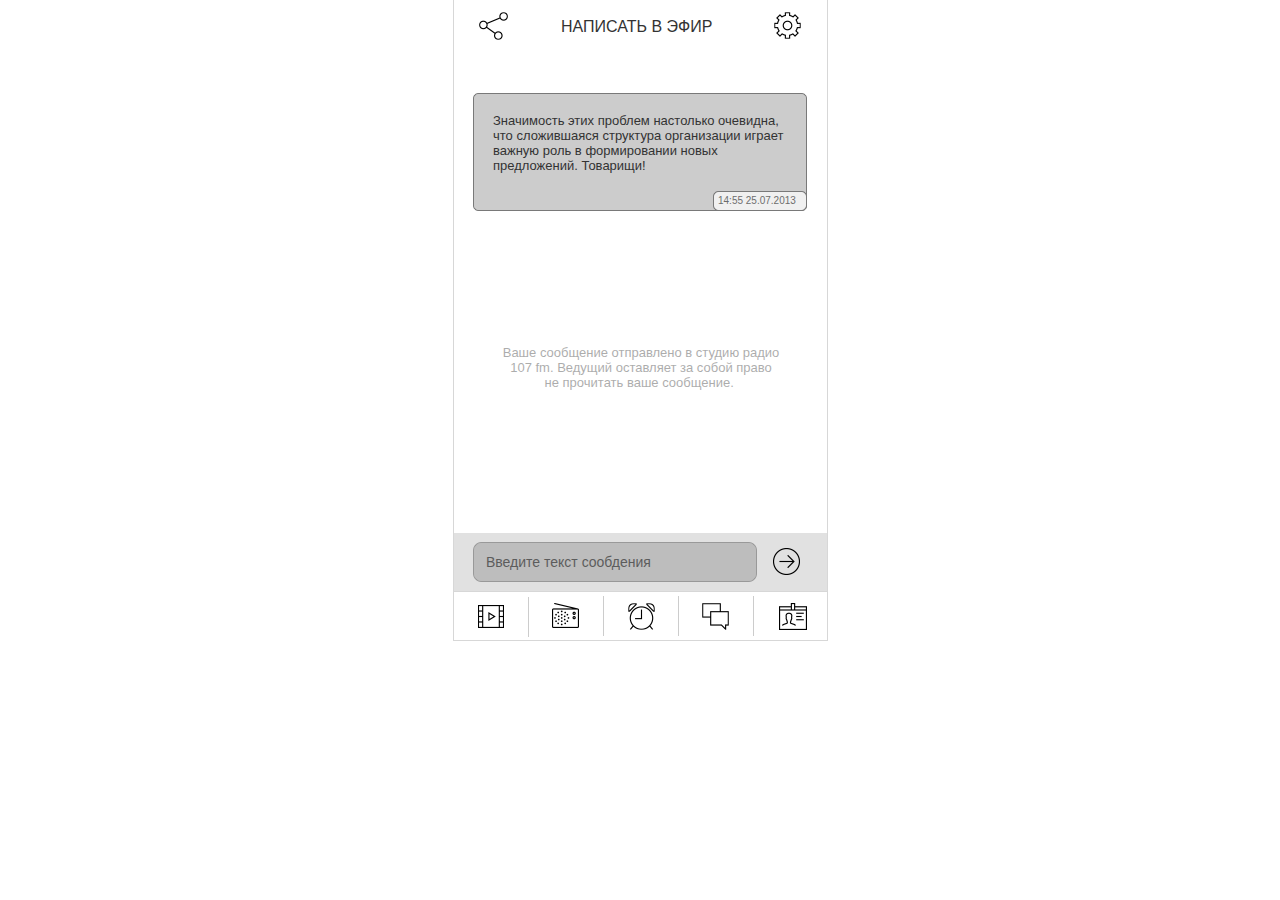
<file: send_air.html>
﻿<!DOCTYPE html>
<html>
  <head>
    <title>Send_air</title>
    <meta http-equiv="X-UA-Compatible" content="IE=edge"/>
    <meta http-equiv="content-type" content="text/html; charset=utf-8"/>
    <meta name="viewport" content="width=device-width, initial-scale=1.0, maximum-scale=1.0"/>
    <meta name="apple-mobile-web-app-capable" content="yes"/>
    <link href="data/apple-touch-icon.png" rel="apple-touch-icon"/>
    <link href="data/startup-ipad-landscape.png" rel="apple-touch-startup-image" media="screen and (min-device-width: 481px) and (max-device-width: 1024px) and (orientation:landscape)"/>
    <link href="data/startup-ipad-portrait.png" rel="apple-touch-startup-image" media="screen and (min-device-width: 481px) and (max-device-width: 1024px) and (orientation:portrait)"/>
    <link href="data/startup-iphone.png" rel="apple-touch-startup-image" media="screen and (max-device-width: 320px)"/>
    <link href="resources/css/jquery-ui-themes.css" type="text/css" rel="stylesheet"/>
    <link href="resources/css/axure_rp_page.css" type="text/css" rel="stylesheet"/>
    <link href="data/styles.css" type="text/css" rel="stylesheet"/>
    <link href="files/send_air/styles.css" type="text/css" rel="stylesheet"/>
    <script src="resources/scripts/jquery-1.7.1.min.js"></script>
    <script src="resources/scripts/jquery-ui-1.8.10.custom.min.js"></script>
    <script src="resources/scripts/axure/axQuery.js"></script>
    <script src="resources/scripts/axure/globals.js"></script>
    <script src="resources/scripts/axutils.js"></script>
    <script src="resources/scripts/axure/annotation.js"></script>
    <script src="resources/scripts/axure/axQuery.std.js"></script>
    <script src="resources/scripts/axure/doc.js"></script>
    <script src="data/document.js"></script>
    <script src="resources/scripts/messagecenter.js"></script>
    <script src="resources/scripts/axure/events.js"></script>
    <script src="resources/scripts/axure/action.js"></script>
    <script src="resources/scripts/axure/expr.js"></script>
    <script src="resources/scripts/axure/geometry.js"></script>
    <script src="resources/scripts/axure/flyout.js"></script>
    <script src="resources/scripts/axure/ie.js"></script>
    <script src="resources/scripts/axure/model.js"></script>
    <script src="resources/scripts/axure/repeater.js"></script>
    <script src="resources/scripts/axure/sto.js"></script>
    <script src="resources/scripts/axure/utils.temp.js"></script>
    <script src="resources/scripts/axure/variables.js"></script>
    <script src="resources/scripts/axure/drag.js"></script>
    <script src="resources/scripts/axure/move.js"></script>
    <script src="resources/scripts/axure/visibility.js"></script>
    <script src="resources/scripts/axure/style.js"></script>
    <script src="resources/scripts/axure/adaptive.js"></script>
    <script src="resources/scripts/axure/tree.js"></script>
    <script src="resources/scripts/axure/init.temp.js"></script>
    <script src="files/send_air/data.js"></script>
    <script src="resources/scripts/axure/legacy.js"></script>
    <script src="resources/scripts/axure/viewer.js"></script>
    <script type="text/javascript">
      $axure.utils.getTransparentGifPath = function() { return 'resources/images/transparent.gif'; };
      $axure.utils.getOtherPath = function() { return 'resources/Other.html'; };
      $axure.utils.getReloadPath = function() { return 'resources/reload.html'; };
    </script>
  </head>
  <body>
    <div id="base" class="">

      <!-- Unnamed (Shape) -->
      <div id="u0" class="ax_shape">
        <img id="u0_img" class="img " src="images/alarm_clock/u0.png"/>
        <!-- Unnamed () -->
        <div id="u1" class="text">
          <p><span></span></p>
        </div>
      </div>

      <!-- Unnamed (Shape) -->
      <div id="u2" class="ax_paragraph">
        <img id="u2_img" class="img " src="resources/images/transparent.gif"/>
        <!-- Unnamed () -->
        <div id="u3" class="text">
          <p><span>НАПИСАТЬ В ЭФИР</span></p>
        </div>
      </div>

      <!-- Unnamed (Image) -->
      <div id="u4" class="ax_image">
        <img id="u4_img" class="img " src="images/radio/u4.png"/>
        <!-- Unnamed () -->
        <div id="u5" class="text">
          <p><span></span></p>
        </div>
      </div>

      <!-- Unnamed (Image) -->
      <div id="u6" class="ax_image">
        <img id="u6_img" class="img " src="images/radio/u6.png"/>
        <!-- Unnamed () -->
        <div id="u7" class="text">
          <p><span></span></p>
        </div>
      </div>

      <!-- Unnamed (Shape) -->
      <div id="u8" class="ax_shape">
        <img id="u8_img" class="img " src="images/send_air/u8.png"/>
        <!-- Unnamed () -->
        <div id="u9" class="text">
          <p><span></span></p>
        </div>
      </div>

      <!-- Unnamed (Menu) -->

      <!-- Unnamed (Shape) -->
      <div id="u11" class="ax_shape">
        <img id="u11_img" class="img " src="images/radio/u33.png"/>
        <!-- Unnamed () -->
        <div id="u12" class="text">
          <p><span></span></p>
        </div>
      </div>

      <!-- Unnamed (Vertical Line) -->
      <div id="u13" class="ax_vertical_line">
        <img id="u13_start" class="img " src="resources/images/transparent.gif" alt="u13_start"/>
        <img id="u13_end" class="img " src="resources/images/transparent.gif" alt="u13_end"/>
        <img id="u13_line" class="img " src="images/radio/u35_line.png" alt="u13_line"/>
      </div>

      <!-- Unnamed (Vertical Line) -->
      <div id="u14" class="ax_vertical_line">
        <img id="u14_start" class="img " src="resources/images/transparent.gif" alt="u14_start"/>
        <img id="u14_end" class="img " src="resources/images/transparent.gif" alt="u14_end"/>
        <img id="u14_line" class="img " src="images/radio/u35_line.png" alt="u14_line"/>
      </div>

      <!-- Unnamed (Vertical Line) -->
      <div id="u15" class="ax_vertical_line">
        <img id="u15_start" class="img " src="resources/images/transparent.gif" alt="u15_start"/>
        <img id="u15_end" class="img " src="resources/images/transparent.gif" alt="u15_end"/>
        <img id="u15_line" class="img " src="images/radio/u35_line.png" alt="u15_line"/>
      </div>

      <!-- Unnamed (Image) -->
      <div id="u16" class="ax_image">
        <img id="u16_img" class="img " src="images/radio/u38.png"/>
        <!-- Unnamed () -->
        <div id="u17" class="text">
          <p><span></span></p>
        </div>
      </div>

      <!-- Unnamed (Image) -->
      <div id="u18" class="ax_image">
        <img id="u18_img" class="img " src="images/radio/u40.png"/>
        <!-- Unnamed () -->
        <div id="u19" class="text">
          <p><span></span></p>
        </div>
      </div>

      <!-- Unnamed (Image) -->
      <div id="u20" class="ax_image">
        <img id="u20_img" class="img " src="images/radio/u42.png"/>
        <!-- Unnamed () -->
        <div id="u21" class="text">
          <p><span></span></p>
        </div>
      </div>

      <!-- Unnamed (Image) -->
      <div id="u22" class="ax_image">
        <img id="u22_img" class="img " src="images/radio/u44.png"/>
        <!-- Unnamed () -->
        <div id="u23" class="text">
          <p><span></span></p>
        </div>
      </div>

      <!-- Unnamed (Vertical Line) -->
      <div id="u24" class="ax_vertical_line">
        <img id="u24_start" class="img " src="resources/images/transparent.gif" alt="u24_start"/>
        <img id="u24_end" class="img " src="resources/images/transparent.gif" alt="u24_end"/>
        <img id="u24_line" class="img " src="images/radio/u35_line.png" alt="u24_line"/>
      </div>

      <!-- Unnamed (Image) -->
      <div id="u25" class="ax_image">
        <img id="u25_img" class="img " src="images/radio/u47.png"/>
        <!-- Unnamed () -->
        <div id="u26" class="text">
          <p><span></span></p>
        </div>
      </div>

      <!-- Unnamed (Vertical Line) -->
      <div id="u27" class="ax_vertical_line">
        <img id="u27_start" class="img " src="resources/images/transparent.gif" alt="u27_start"/>
        <img id="u27_end" class="img " src="resources/images/transparent.gif" alt="u27_end"/>
        <img id="u27_line" class="img " src="images/radio/u51_line.png" alt="u27_line"/>
      </div>

      <!-- Unnamed (Vertical Line) -->
      <div id="u28" class="ax_vertical_line">
        <img id="u28_start" class="img " src="resources/images/transparent.gif" alt="u28_start"/>
        <img id="u28_end" class="img " src="resources/images/transparent.gif" alt="u28_end"/>
        <img id="u28_line" class="img " src="images/radio/u51_line.png" alt="u28_line"/>
      </div>

      <!-- Unnamed (Shape) -->
      <div id="u29" class="ax_shape">
        <img id="u29_img" class="img " src="images/send_air/u29.png"/>
        <!-- Unnamed () -->
        <div id="u30" class="text">
          <p><span></span></p>
        </div>
      </div>

      <!-- Unnamed (Image) -->
      <div id="u31" class="ax_image">
        <img id="u31_img" class="img " src="images/send_air/u31.png"/>
        <!-- Unnamed () -->
        <div id="u32" class="text">
          <p><span></span></p>
        </div>
      </div>

      <!-- Unnamed (Shape) -->
      <div id="u33" class="ax_paragraph">
        <img id="u33_img" class="img " src="resources/images/transparent.gif"/>
        <!-- Unnamed () -->
        <div id="u34" class="text">
          <p><span style="opacity:0.698039215686274;">Введите текст сообдения</span></p>
        </div>
      </div>

      <!-- Unnamed (Shape) -->
      <div id="u35" class="ax_shape">
        <img id="u35_img" class="img " src="images/send_air/u35.png"/>
        <!-- Unnamed () -->
        <div id="u36" class="text">
          <p><span style="text-decoration:underline;"></span></p>
        </div>
      </div>

      <!-- Unnamed (Shape) -->
      <div id="u37" class="ax_paragraph">
        <img id="u37_img" class="img " src="resources/images/transparent.gif"/>
        <!-- Unnamed () -->
        <div id="u38" class="text">
          <p><span>Значимость этих проблем настолько очевидна, что сложившаяся структура организации играет важную роль в формировании новых предложений. Товарищи! </span></p>
        </div>
      </div>

      <!-- Unnamed (Shape) -->
      <div id="u39" class="ax_shape">
        <img id="u39_img" class="img " src="images/send_air/u39.png"/>
        <!-- Unnamed () -->
        <div id="u40" class="text">
          <p><span></span></p>
        </div>
      </div>

      <!-- Unnamed (Shape) -->
      <div id="u41" class="ax_paragraph">
        <img id="u41_img" class="img " src="resources/images/transparent.gif"/>
        <!-- Unnamed () -->
        <div id="u42" class="text">
          <p><span style="opacity:0.698039215686274;">14:55 25.07.2013</span></p>
        </div>
      </div>

      <!-- Unnamed (Shape) -->
      <div id="u43" class="ax_paragraph">
        <img id="u43_img" class="img " src="resources/images/transparent.gif"/>
        <!-- Unnamed () -->
        <div id="u44" class="text">
          <p><span style="opacity:0.4;">Ваше сообщение отправлено в студию радио 107 fm. Ведущий оставляет за собой право</span></p><p><span style="opacity:0.4;">не прочитать ваше сообщение.&nbsp; </span></p>
        </div>
      </div>
    </div>
  </body>
</html>
</file>
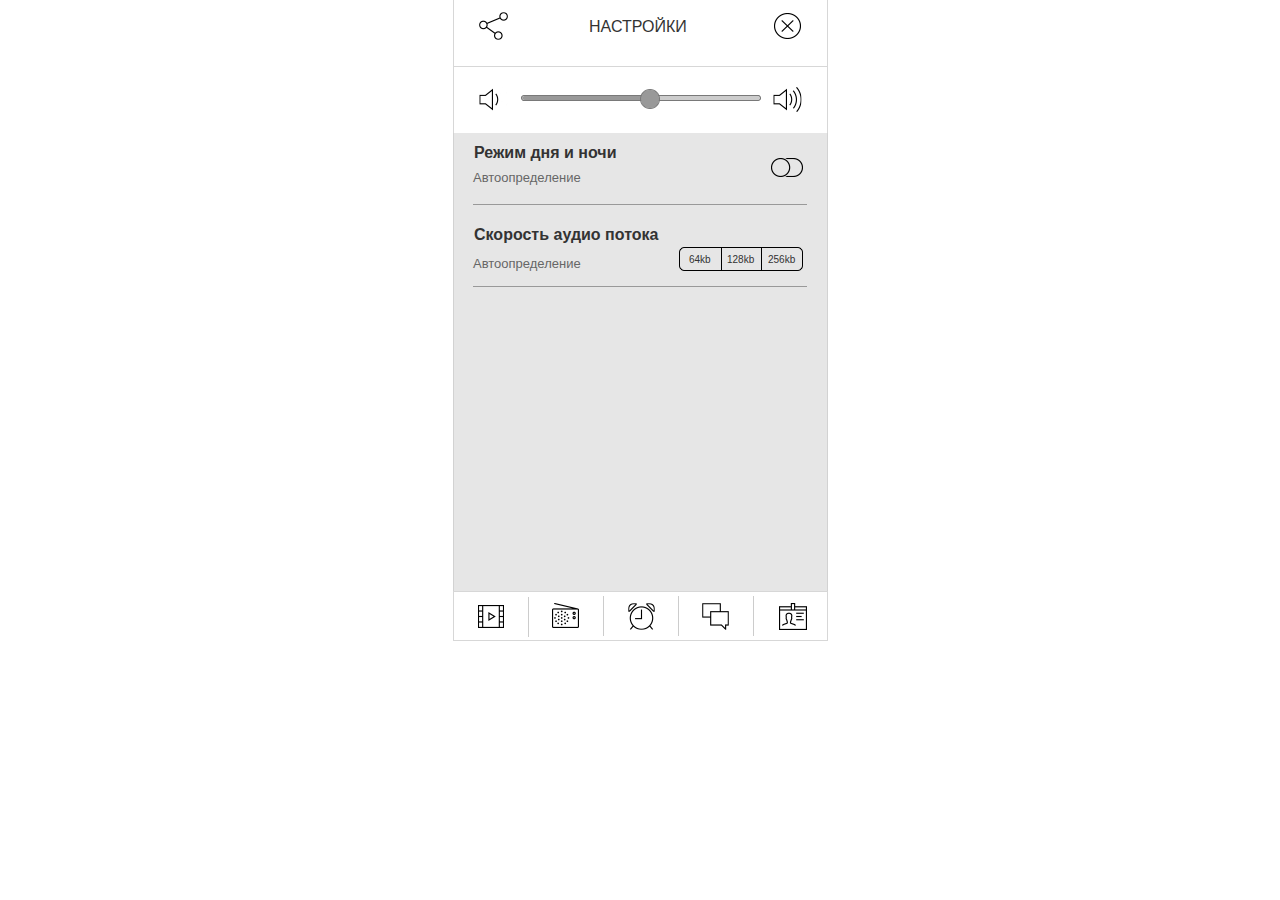
<file: settings.html>
﻿<!DOCTYPE html>
<html>
  <head>
    <title>settings</title>
    <meta http-equiv="X-UA-Compatible" content="IE=edge"/>
    <meta http-equiv="content-type" content="text/html; charset=utf-8"/>
    <meta name="viewport" content="width=device-width, initial-scale=1.0, maximum-scale=1.0"/>
    <meta name="apple-mobile-web-app-capable" content="yes"/>
    <link href="data/apple-touch-icon.png" rel="apple-touch-icon"/>
    <link href="data/startup-ipad-landscape.png" rel="apple-touch-startup-image" media="screen and (min-device-width: 481px) and (max-device-width: 1024px) and (orientation:landscape)"/>
    <link href="data/startup-ipad-portrait.png" rel="apple-touch-startup-image" media="screen and (min-device-width: 481px) and (max-device-width: 1024px) and (orientation:portrait)"/>
    <link href="data/startup-iphone.png" rel="apple-touch-startup-image" media="screen and (max-device-width: 320px)"/>
    <link href="resources/css/jquery-ui-themes.css" type="text/css" rel="stylesheet"/>
    <link href="resources/css/axure_rp_page.css" type="text/css" rel="stylesheet"/>
    <link href="data/styles.css" type="text/css" rel="stylesheet"/>
    <link href="files/settings/styles.css" type="text/css" rel="stylesheet"/>
    <script src="resources/scripts/jquery-1.7.1.min.js"></script>
    <script src="resources/scripts/jquery-ui-1.8.10.custom.min.js"></script>
    <script src="resources/scripts/axure/axQuery.js"></script>
    <script src="resources/scripts/axure/globals.js"></script>
    <script src="resources/scripts/axutils.js"></script>
    <script src="resources/scripts/axure/annotation.js"></script>
    <script src="resources/scripts/axure/axQuery.std.js"></script>
    <script src="resources/scripts/axure/doc.js"></script>
    <script src="data/document.js"></script>
    <script src="resources/scripts/messagecenter.js"></script>
    <script src="resources/scripts/axure/events.js"></script>
    <script src="resources/scripts/axure/action.js"></script>
    <script src="resources/scripts/axure/expr.js"></script>
    <script src="resources/scripts/axure/geometry.js"></script>
    <script src="resources/scripts/axure/flyout.js"></script>
    <script src="resources/scripts/axure/ie.js"></script>
    <script src="resources/scripts/axure/model.js"></script>
    <script src="resources/scripts/axure/repeater.js"></script>
    <script src="resources/scripts/axure/sto.js"></script>
    <script src="resources/scripts/axure/utils.temp.js"></script>
    <script src="resources/scripts/axure/variables.js"></script>
    <script src="resources/scripts/axure/drag.js"></script>
    <script src="resources/scripts/axure/move.js"></script>
    <script src="resources/scripts/axure/visibility.js"></script>
    <script src="resources/scripts/axure/style.js"></script>
    <script src="resources/scripts/axure/adaptive.js"></script>
    <script src="resources/scripts/axure/tree.js"></script>
    <script src="resources/scripts/axure/init.temp.js"></script>
    <script src="files/settings/data.js"></script>
    <script src="resources/scripts/axure/legacy.js"></script>
    <script src="resources/scripts/axure/viewer.js"></script>
    <script type="text/javascript">
      $axure.utils.getTransparentGifPath = function() { return 'resources/images/transparent.gif'; };
      $axure.utils.getOtherPath = function() { return 'resources/Other.html'; };
      $axure.utils.getReloadPath = function() { return 'resources/reload.html'; };
    </script>
  </head>
  <body>
    <div id="base" class="">

      <!-- Unnamed (Shape) -->
      <div id="u0" class="ax_shape">
        <img id="u0_img" class="img " src="images/alarm_clock/u0.png"/>
        <!-- Unnamed () -->
        <div id="u1" class="text">
          <p><span></span></p>
        </div>
      </div>

      <!-- Unnamed (Shape) -->
      <div id="u2" class="ax_paragraph">
        <img id="u2_img" class="img " src="resources/images/transparent.gif"/>
        <!-- Unnamed () -->
        <div id="u3" class="text">
          <p><span>НАСТРОЙКИ</span></p>
        </div>
      </div>

      <!-- Unnamed (Image) -->
      <div id="u4" class="ax_image">
        <img id="u4_img" class="img " src="images/settings/u4.png"/>
        <!-- Unnamed () -->
        <div id="u5" class="text">
          <p><span></span></p>
        </div>
      </div>

      <!-- Unnamed (Image) -->
      <div id="u6" class="ax_image">
        <img id="u6_img" class="img " src="images/radio/u6.png"/>
        <!-- Unnamed () -->
        <div id="u7" class="text">
          <p><span></span></p>
        </div>
      </div>

      <!-- Unnamed (Menu) -->

      <!-- Unnamed (Shape) -->
      <div id="u9" class="ax_shape">
        <img id="u9_img" class="img " src="images/radio/u33.png"/>
        <!-- Unnamed () -->
        <div id="u10" class="text">
          <p><span></span></p>
        </div>
      </div>

      <!-- Unnamed (Vertical Line) -->
      <div id="u11" class="ax_vertical_line">
        <img id="u11_start" class="img " src="resources/images/transparent.gif" alt="u11_start"/>
        <img id="u11_end" class="img " src="resources/images/transparent.gif" alt="u11_end"/>
        <img id="u11_line" class="img " src="images/radio/u35_line.png" alt="u11_line"/>
      </div>

      <!-- Unnamed (Vertical Line) -->
      <div id="u12" class="ax_vertical_line">
        <img id="u12_start" class="img " src="resources/images/transparent.gif" alt="u12_start"/>
        <img id="u12_end" class="img " src="resources/images/transparent.gif" alt="u12_end"/>
        <img id="u12_line" class="img " src="images/radio/u35_line.png" alt="u12_line"/>
      </div>

      <!-- Unnamed (Vertical Line) -->
      <div id="u13" class="ax_vertical_line">
        <img id="u13_start" class="img " src="resources/images/transparent.gif" alt="u13_start"/>
        <img id="u13_end" class="img " src="resources/images/transparent.gif" alt="u13_end"/>
        <img id="u13_line" class="img " src="images/radio/u35_line.png" alt="u13_line"/>
      </div>

      <!-- Unnamed (Image) -->
      <div id="u14" class="ax_image">
        <img id="u14_img" class="img " src="images/radio/u38.png"/>
        <!-- Unnamed () -->
        <div id="u15" class="text">
          <p><span></span></p>
        </div>
      </div>

      <!-- Unnamed (Image) -->
      <div id="u16" class="ax_image">
        <img id="u16_img" class="img " src="images/radio/u40.png"/>
        <!-- Unnamed () -->
        <div id="u17" class="text">
          <p><span></span></p>
        </div>
      </div>

      <!-- Unnamed (Image) -->
      <div id="u18" class="ax_image">
        <img id="u18_img" class="img " src="images/radio/u42.png"/>
        <!-- Unnamed () -->
        <div id="u19" class="text">
          <p><span></span></p>
        </div>
      </div>

      <!-- Unnamed (Image) -->
      <div id="u20" class="ax_image">
        <img id="u20_img" class="img " src="images/radio/u44.png"/>
        <!-- Unnamed () -->
        <div id="u21" class="text">
          <p><span></span></p>
        </div>
      </div>

      <!-- Unnamed (Vertical Line) -->
      <div id="u22" class="ax_vertical_line">
        <img id="u22_start" class="img " src="resources/images/transparent.gif" alt="u22_start"/>
        <img id="u22_end" class="img " src="resources/images/transparent.gif" alt="u22_end"/>
        <img id="u22_line" class="img " src="images/radio/u35_line.png" alt="u22_line"/>
      </div>

      <!-- Unnamed (Image) -->
      <div id="u23" class="ax_image">
        <img id="u23_img" class="img " src="images/radio/u47.png"/>
        <!-- Unnamed () -->
        <div id="u24" class="text">
          <p><span></span></p>
        </div>
      </div>

      <!-- Unnamed (Vertical Line) -->
      <div id="u25" class="ax_vertical_line">
        <img id="u25_start" class="img " src="resources/images/transparent.gif" alt="u25_start"/>
        <img id="u25_end" class="img " src="resources/images/transparent.gif" alt="u25_end"/>
        <img id="u25_line" class="img " src="images/radio/u51_line.png" alt="u25_line"/>
      </div>

      <!-- Unnamed (Vertical Line) -->
      <div id="u26" class="ax_vertical_line">
        <img id="u26_start" class="img " src="resources/images/transparent.gif" alt="u26_start"/>
        <img id="u26_end" class="img " src="resources/images/transparent.gif" alt="u26_end"/>
        <img id="u26_line" class="img " src="images/radio/u51_line.png" alt="u26_line"/>
      </div>

      <!-- Unnamed (Shape) -->
      <div id="u27" class="ax_shape">
        <img id="u27_img" class="img " src="images/radio/u10.png"/>
        <!-- Unnamed () -->
        <div id="u28" class="text">
          <p><span></span></p>
        </div>
      </div>

      <!-- Unnamed (Shape) -->
      <div id="u29" class="ax_shape">
        <img id="u29_img" class="img " src="images/radio/u16.png"/>
        <!-- Unnamed () -->
        <div id="u30" class="text">
          <p><span></span></p>
        </div>
      </div>

      <!-- Unnamed (Shape) -->
      <div id="u31" class="ax_shape">
        <img id="u31_img" class="img " src="images/radio/u18.png"/>
        <!-- Unnamed () -->
        <div id="u32" class="text">
          <p><span></span></p>
        </div>
      </div>

      <!-- Unnamed (Image) -->
      <div id="u33" class="ax_image">
        <img id="u33_img" class="img " src="images/radio/u20.png"/>
        <!-- Unnamed () -->
        <div id="u34" class="text">
          <p><span></span></p>
        </div>
      </div>

      <!-- Unnamed (Image) -->
      <div id="u35" class="ax_image">
        <img id="u35_img" class="img " src="images/radio/u22.png"/>
        <!-- Unnamed () -->
        <div id="u36" class="text">
          <p><span></span></p>
        </div>
      </div>

      <!-- Unnamed (Horizontal Line) -->
      <div id="u37" class="ax_horizontal_line">
        <img id="u37_start" class="img " src="resources/images/transparent.gif" alt="u37_start"/>
        <img id="u37_end" class="img " src="resources/images/transparent.gif" alt="u37_end"/>
        <img id="u37_line" class="img " src="images/alarm_clock/u39_line.png" alt="u37_line"/>
      </div>

      <!-- Unnamed (Shape) -->
      <div id="u38" class="ax_shape">
        <img id="u38_img" class="img " src="images/alarm_clock/u37.png"/>
        <!-- Unnamed () -->
        <div id="u39" class="text">
          <p><span></span></p>
        </div>
      </div>

      <!-- Unnamed (Shape) -->
      <div id="u40" class="ax_paragraph">
        <img id="u40_img" class="img " src="resources/images/transparent.gif"/>
        <!-- Unnamed () -->
        <div id="u41" class="text">
          <p><span>Режим дня и ночи</span></p>
        </div>
      </div>

      <!-- Unnamed (Shape) -->
      <div id="u42" class="ax_paragraph">
        <img id="u42_img" class="img " src="resources/images/transparent.gif"/>
        <!-- Unnamed () -->
        <div id="u43" class="text">
          <p><span>Автоопределение</span></p>
        </div>
      </div>

      <!-- Unnamed (Horizontal Line) -->
      <div id="u44" class="ax_horizontal_line">
        <img id="u44_start" class="img " src="resources/images/transparent.gif" alt="u44_start"/>
        <img id="u44_end" class="img " src="resources/images/transparent.gif" alt="u44_end"/>
        <img id="u44_line" class="img " src="images/alarm_clock/u44_line.png" alt="u44_line"/>
      </div>

      <!-- Unnamed (Image) -->
      <div id="u45" class="ax_image">
        <img id="u45_img" class="img " src="images/alarm_clock/u45.png"/>
        <!-- Unnamed () -->
        <div id="u46" class="text">
          <p><span></span></p>
        </div>
      </div>

      <!-- Unnamed (Shape) -->
      <div id="u47" class="ax_paragraph">
        <img id="u47_img" class="img " src="resources/images/transparent.gif"/>
        <!-- Unnamed () -->
        <div id="u48" class="text">
          <p><span>Скорость аудио потока</span></p>
        </div>
      </div>

      <!-- Unnamed (Shape) -->
      <div id="u49" class="ax_paragraph">
        <img id="u49_img" class="img " src="resources/images/transparent.gif"/>
        <!-- Unnamed () -->
        <div id="u50" class="text">
          <p><span>Автоопределение</span></p>
        </div>
      </div>

      <!-- Unnamed (Horizontal Line) -->
      <div id="u51" class="ax_horizontal_line">
        <img id="u51_start" class="img " src="resources/images/transparent.gif" alt="u51_start"/>
        <img id="u51_end" class="img " src="resources/images/transparent.gif" alt="u51_end"/>
        <img id="u51_line" class="img " src="images/alarm_clock/u44_line.png" alt="u51_line"/>
      </div>

      <!-- Unnamed (Shape) -->
      <div id="u52" class="ax_shape">
        <img id="u52_img" class="img " src="images/settings/u52.png"/>
        <!-- Unnamed () -->
        <div id="u53" class="text">
          <p><span></span></p>
        </div>
      </div>

      <!-- Unnamed (Shape) -->
      <div id="u54" class="ax_paragraph">
        <img id="u54_img" class="img " src="resources/images/transparent.gif"/>
        <!-- Unnamed () -->
        <div id="u55" class="text">
          <p><span>256kb</span></p>
        </div>
      </div>

      <!-- Unnamed (Vertical Line) -->
      <div id="u56" class="ax_vertical_line">
        <img id="u56_start" class="img " src="resources/images/transparent.gif" alt="u56_start"/>
        <img id="u56_end" class="img " src="resources/images/transparent.gif" alt="u56_end"/>
        <img id="u56_line" class="img " src="images/settings/u56_line.png" alt="u56_line"/>
      </div>

      <!-- Unnamed (Shape) -->
      <div id="u57" class="ax_paragraph">
        <img id="u57_img" class="img " src="resources/images/transparent.gif"/>
        <!-- Unnamed () -->
        <div id="u58" class="text">
          <p><span>128kb</span></p>
        </div>
      </div>

      <!-- Unnamed (Vertical Line) -->
      <div id="u59" class="ax_vertical_line">
        <img id="u59_start" class="img " src="resources/images/transparent.gif" alt="u59_start"/>
        <img id="u59_end" class="img " src="resources/images/transparent.gif" alt="u59_end"/>
        <img id="u59_line" class="img " src="images/settings/u56_line.png" alt="u59_line"/>
      </div>

      <!-- Unnamed (Shape) -->
      <div id="u60" class="ax_paragraph">
        <img id="u60_img" class="img " src="resources/images/transparent.gif"/>
        <!-- Unnamed () -->
        <div id="u61" class="text">
          <p><span>64kb</span></p>
        </div>
      </div>
    </div>
  </body>
</html>
</file>
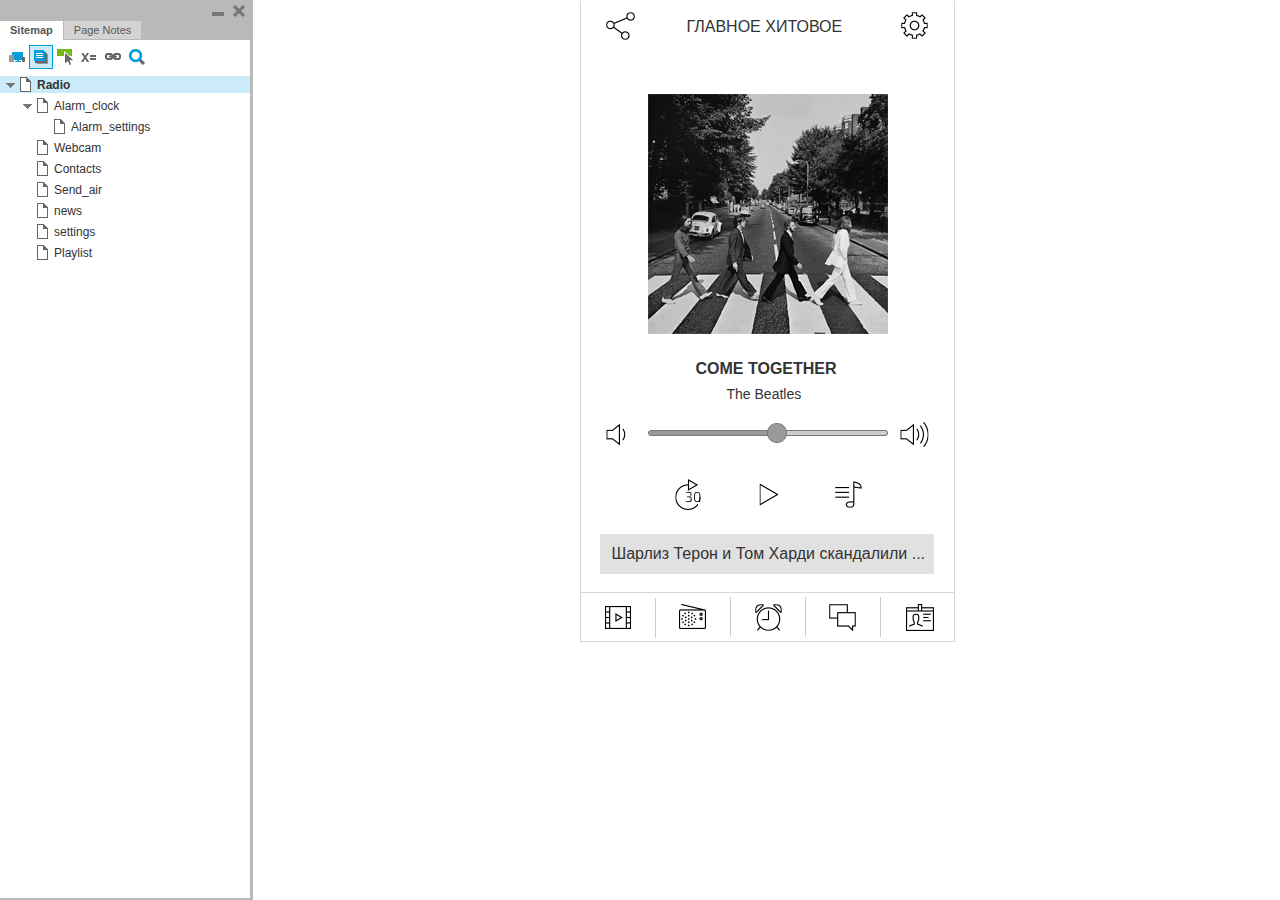
<file: start.html>
﻿<!DOCTYPE html>
<html xmlns="http://www.w3.org/1999/xhtml" xml:lang="en" lang="en">
<head>
    <title>Untitled Document</title>
    <meta http-equiv="X-UA-Compatible" content="IE=edge"/>
    <meta http-equiv="content-type" content="text/html; charset=utf-8" />
    <link type="text/css" href="resources/css/reset.css" rel="Stylesheet" />
    <link type="text/css" href="resources/css/default.css" rel="Stylesheet" />

    <script type="text/javascript">
        if (location.href.toString().indexOf('file://localhost/') == 0) {
            location.href = location.href.toString().replace('file://localhost/', 'file:///');
        }
    </script>

    <script type="text/javascript" src="resources/scripts/jquery-1.7.1.min.js"></script>
    <script type="text/javascript" src="resources/scripts/player/splitter.js"></script>
    <script type="text/javascript" src="resources/scripts/axutils.js"></script>
    <script type="text/javascript" src="resources/scripts/player/axplayer.js"></script>
    <script type="text/javascript" src="resources/scripts/messagecenter.js"></script>
    <script type="text/javascript" src="data/document.js"></script>
    <style type="text/css">

#outerContainer {
	width:1000px;
	height:1500px;
}

.vsplitbar {
	width: 3px;
	background: #B9B9B9;
}

#rightPanel {
    background-color: White;
}

#leftPanel {
    /*min-width: 190px;*/
}

.splitterMask {
   position:absolute;
   top: 0;
   left: 0;
   width: 100%;
   height: 100%;
   overflow: hidden;
   background-image: url(resources/images/transparent.gif);
   z-index: 20000;
}


    </style>
    <script type="text/javascript" language="JavaScript"><!--
        // isolate scope
        (function() {
            setUpController();

            var configuration = $axure.document.configuration;
            var _settings = {};
            _settings.projectId = configuration.prototypeId;
            _settings.isAxshare = configuration.isAxshare;
            _settings.loadFeedbackPlugin = configuration.loadFeedbackPlugin;
            _settings.startCollapsed = HashString("c") == "1";
            if(HashString("c") == "2") closePlayer();

            $axure.player.settings = _settings;

            $(window).bind('load', function() {
                if(CHROME_5_LOCAL && !$('body').attr('pluginDetected')) {
                    window.location = 'resources/chrome/chrome.html';
                }
            });

            $(document).ready(function() {
                $axure.page.bind('load.start', mainFrame_onload);
                $axure.messageCenter.addMessageListener(messageCenter_message);

                if($axure.player.settings.loadFeedbackPlugin) {
                    if($axure.player.settings.isAxshare) {
                        $axure.utils.loadJS('/Scripts/plugins/feedback/feedback.js');
                    } else {
                        $axure.utils.loadJS('http://share.axure.com/Scripts/plugins/feedback/feedback.js');
                    }
                }

                if(navigator.userAgent.indexOf("MSIE") >= 0) $('#outerContainer').width('100%');
                initialize();
                if($axure.player.settings.startCollapsed) $('#outerContainer').splitter({ sizeLeft: 0 });
                else $('#outerContainer').splitter({ sizeLeft: 250 });
                $('#leftPanel').width(250);

                $(window).resize(function() { resizeContent(); });

                $('#maximizePanelContainer').hide();

                initializeLogo();

                $(window).resize();
                resizeContent();
                //wait for ie to get to a good state and resize
                if(IE && BROWSER_VERSION == "6.0") setTimeout(function() { $('#outerContainer').trigger('resize'); }, 30);

                if($axure.player.settings.startCollapsed) {
                    collapse();
                    $('#leftPanel').width(0);
                }
            });
        })();

        var lastLeftPanelWidth = 250;

        function messageCenter_message(message, data) {
            if(message == 'expandFrame') expand();
        }

        function resizeContent() {
            var newHeight = $(window).height();
            var newWidth = $(window).width();

            var controlContainerHeight = newHeight - 42;
            if($('#interfaceControlFrameLogoContainer').is(':visible')) controlContainerHeight -= $('#interfaceControlFrameLogoContainer').height() + 16;

            $('#outerContainer').height(newHeight).width(newWidth);
            $('.vsplitbar').height(newHeight);
            $('#leftPanel').height(newHeight);
            $('#interfaceControlFrame').height(newHeight);
            $('#interfaceControlFrameContainer').height(controlContainerHeight);

            $('#rightPanel').height(newHeight);
            $('#mainFrame').height(newHeight);

            if($('#leftPanel').is(':visible')) $('#rightPanel').width($(window).width() - $('#leftPanel').width() - $('.vsplitbar').width());
            else $('#rightPanel').width($(window).width());
        }

        function closePlayer() {
            if($axure.page.location) window.location.href = $axure.page.location;
            else {
                var pageFile = getInitialUrl();
                var currentLocation = window.location.toString();
                window.location.href = currentLocation.substr(0, currentLocation.lastIndexOf("/") + 1) + pageFile;
            }
        }

        function replaceHash(newHash) {
            var currentLocWithoutHash = window.location.toString().split('#')[0];

            //We use replace so that every hash change doesn't get appended to the history stack.
            //We use replaceState in browsers that support it, else replace the location
            if (typeof window.history.replaceState != 'undefined') {
                window.history.replaceState(null, null, currentLocWithoutHash + newHash);
            } else {
                window.location.replace(currentLocWithoutHash + newHash);
            }
        }

        function collapse() {
            var currentHash = window.location.hash;
            //If the collapse hash string var isn't present and set to 1, insert it
            if (currentHash.indexOf('#c=1') == -1 && currentHash.indexOf('&c=1') == -1) {
                var hashToSet = '';

                var varIndex = currentHash.indexOf('#c=');
                if (varIndex == -1) varIndex = currentHash.indexOf('&c=');
                if (varIndex != -1) {
                    var newHash = currentHash.substring(0, varIndex);

                    newHash = newHash == '' ? '#c=1' : newHash + '&c=1';

                    var ampIndex = currentHash.indexOf('&', varIndex + 1);
                    if (ampIndex != -1) {
                        newHash = newHash + currentHash.substring(ampIndex);
                    }
                    hashToSet = newHash;
                } else if (currentHash.indexOf('#') != -1) {
                    hashToSet = currentHash + '&c=1';
                } else {
                    hashToSet = '#c=1';
                }

                if (hashToSet != '') {
                    replaceHash(hashToSet);
                }
            }

            $('#maximizePanelContainer').show();
            lastLeftPanelWidth = $('#leftPanel').width();
            $('#leftPanel').hide();
            $('.vsplitbar').hide();
            $('#rightPanel').width($(window).width());
            $(window).resize();
            $('#outerContainer').trigger('resize');
        }

        function expand() {
            var currentHash = self.location.hash;
            var varIndex = currentHash.indexOf('&c=');
            if (varIndex == -1) varIndex = currentHash.indexOf('#c=');
            //If the collapse hash string var is present, remove it
            if (varIndex != -1) {
                var newHash = currentHash.substring(0, varIndex);

                var ampIndex = currentHash.indexOf('&', varIndex + 1);
                if (ampIndex != -1) {
                    newHash = newHash == '' ? '#' + currentHash.substring(ampIndex + 1) : newHash + currentHash.substring(ampIndex);
                }

                replaceHash(newHash);
            }

            $('#maximizePanelContainer').hide();
            $('#leftPanel').width(lastLeftPanelWidth);
            $('#leftPanel').show();
            $('.vsplitbar').show();
            $('#rightPanel').width($(window).width() - $('#leftPanel').width() - $('.vsplitbar').width());
            $(window).resize();
            $('#outerContainer').trigger('resize');
        }

        function initialize() {
            var legacyQString = QueryString("Page");
            if (legacyQString.length > 0) {
                location.href = location.href.substring(0, location.href.indexOf("?")) + "#p=" + legacyQString;
                return;
            }

            var mainFrame = document.getElementById("mainFrame");
            mainFrame.contentWindow.location.href = getInitialUrl();
        }
        
        function getInitialUrl() {
            var pageName = HashString("p");
            if(pageName.length > 0) return pageName + ".html";
            else {
                var url = getFirstPageUrl($axure.document.sitemap.rootNodes);
                return (url ? url : "about:blank");
            }
        }

        function getFirstPageUrl(nodes) {
            for (var i = 0; i < nodes.length; i++) {
                var node = nodes[i];
                if (node.url) return node.url;
                else {
                    var hasChildren = (node.children && node.children.length > 0);
                    if (hasChildren) {
                        var url = getFirstPageUrl(node.children);
                        if (url) return url;
                    }
                }
            }
            return null;
        }

        function initializeLogo() {
            if($axure.document.configuration.logoImagePath) {
                $('#interfaceControlFrameLogoImageContainer').html('<img id="logoImage" src="" />');
                $('#logoImage').attr('src', $axure.document.configuration.logoImagePath).load(function() { resizeContent(); });
                $('#interfaceControlFrameMinimizeContainer').css('background-color', '#FFFFFF');
            } else $('#interfaceControlFrameLogoImageContainer').hide();

            if ($axure.document.configuration.logoImageCaption) {
                $('#interfaceControlFrameLogoCaptionContainer').html($axure.document.configuration.logoImageCaption);
                $('#interfaceControlFrameMinimizeContainer').css('background-color', '#FFFFFF');
            } else $('#interfaceControlFrameLogoCaptionContainer').hide();

            if(!$('#interfaceControlFrameLogoImageContainer').is(':visible') && !$('#interfaceControlFrameLogoCaptionContainer').is(':visible')) {
                $('#interfaceControlFrameLogoContainer').hide();
            }
        }

        function mainFrame_onload() {
            if($axure.page.pageName) document.title = $axure.page.pageName;
        }

        function QueryString(query) {
            var qstring = self.location.href.split("?");
            if(qstring.length < 2) return "";
            return GetParameter(qstring, query);
        }
        
        function GetParameter(qstring, query) {
            var prms = qstring[1].split("&");
            var frmelements = new Array();
            var currprmeter, querystr = "";

            for(var i = 0; i < prms.length; i++) {
                currprmeter = prms[i].split("=");
                frmelements[i] = new Array();
                frmelements[i][0] = currprmeter[0];
                frmelements[i][1] = currprmeter[1];
            }

            for(j = 0; j < frmelements.length; j++) {
                if(frmelements[j][0].toLowerCase() == query.toLowerCase()) {
                    querystr = frmelements[j][1];
                    break;
                }
            }
            return querystr;
        }
        
        function HashString(query) {
            var qstring = self.location.href.split("#");
            if(qstring.length < 2) return "";
            return GetParameter(qstring, query);
        }

    --></script>

    <link type="text/css" rel="Stylesheet" href="plugins/sitemap/styles/sitemap.css" />
    <script type="text/javascript" src="plugins/sitemap/sitemap.js"></script>
    <link type="text/css" rel="Stylesheet" href="plugins/page_notes/styles/page_notes.css" />
    <script type="text/javascript" src="plugins/page_notes/page_notes.js"></script>

</head>
<body scroll="no">
    <div id="outerContainer">

        <div id="leftPanel">
            <div id="interfaceControlFrame">
                <div id="interfaceControlFrameMinimizeContainer">
                    <a title="Minimize" id="interfaceControlFrameMinimizeButton" onclick="collapse();">&nbsp;</a>
                    <div id="interfaceControlFrameCloseContainer">
                        <a title="Close" id="interfaceControlFrameCloseButton" onclick="closePlayer();">&nbsp;</a>
                    </div>
                </div>
                <div id="interfaceControlFrameLogoContainer">
                    <div id="interfaceControlFrameLogoImageContainer"></div>
                    <div id="interfaceControlFrameLogoCaptionContainer"></div>
                </div>
                <div id="interfaceControlFrameHeaderContainer">
                    <ul id="interfaceControlFrameHeader">
                    </ul>
                </div>
                <div id="interfaceControlFrameContainer">
                </div>
            </div>
        </div>
        <div id="rightPanel">
            <iframe id="mainFrame" name="mainFrame" width="100%" height="100%" src="" frameborder="0" style="display: block;"></iframe>
        </div>

    </div>

    <div id="maximizePanelContainer">
        <iframe id="expandFrame" src="resources/expand.html" width="100%" height="100%" scrolling="no" allowtransparency="true" frameborder="0"></iframe>
    </div>

</body>
</html>
</file>
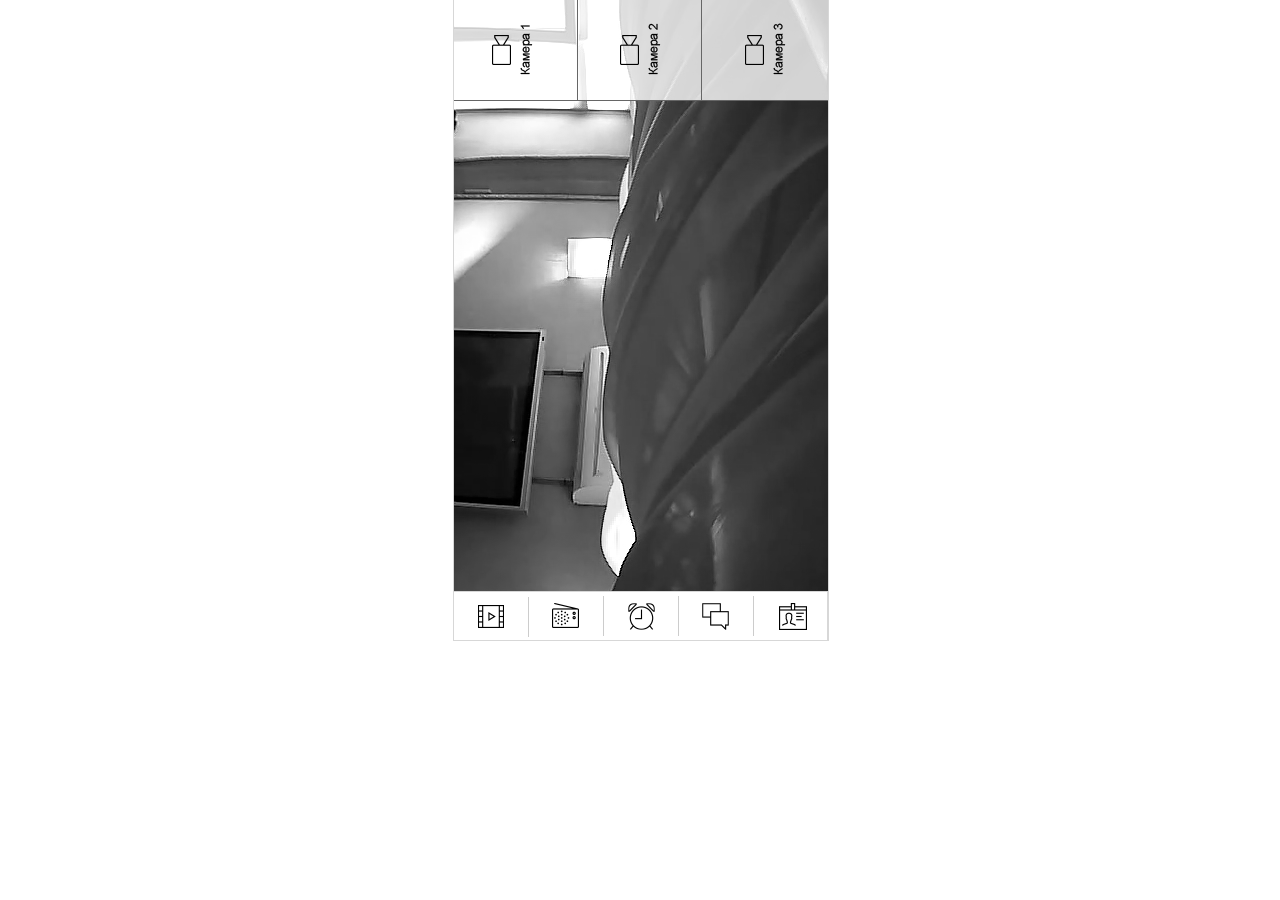
<file: webcam.html>
﻿<!DOCTYPE html>
<html>
  <head>
    <title>Webcam</title>
    <meta http-equiv="X-UA-Compatible" content="IE=edge"/>
    <meta http-equiv="content-type" content="text/html; charset=utf-8"/>
    <meta name="viewport" content="width=device-width, initial-scale=1.0, maximum-scale=1.0"/>
    <meta name="apple-mobile-web-app-capable" content="yes"/>
    <link href="data/apple-touch-icon.png" rel="apple-touch-icon"/>
    <link href="data/startup-ipad-landscape.png" rel="apple-touch-startup-image" media="screen and (min-device-width: 481px) and (max-device-width: 1024px) and (orientation:landscape)"/>
    <link href="data/startup-ipad-portrait.png" rel="apple-touch-startup-image" media="screen and (min-device-width: 481px) and (max-device-width: 1024px) and (orientation:portrait)"/>
    <link href="data/startup-iphone.png" rel="apple-touch-startup-image" media="screen and (max-device-width: 320px)"/>
    <link href="resources/css/jquery-ui-themes.css" type="text/css" rel="stylesheet"/>
    <link href="resources/css/axure_rp_page.css" type="text/css" rel="stylesheet"/>
    <link href="data/styles.css" type="text/css" rel="stylesheet"/>
    <link href="files/webcam/styles.css" type="text/css" rel="stylesheet"/>
    <script src="resources/scripts/jquery-1.7.1.min.js"></script>
    <script src="resources/scripts/jquery-ui-1.8.10.custom.min.js"></script>
    <script src="resources/scripts/axure/axQuery.js"></script>
    <script src="resources/scripts/axure/globals.js"></script>
    <script src="resources/scripts/axutils.js"></script>
    <script src="resources/scripts/axure/annotation.js"></script>
    <script src="resources/scripts/axure/axQuery.std.js"></script>
    <script src="resources/scripts/axure/doc.js"></script>
    <script src="data/document.js"></script>
    <script src="resources/scripts/messagecenter.js"></script>
    <script src="resources/scripts/axure/events.js"></script>
    <script src="resources/scripts/axure/action.js"></script>
    <script src="resources/scripts/axure/expr.js"></script>
    <script src="resources/scripts/axure/geometry.js"></script>
    <script src="resources/scripts/axure/flyout.js"></script>
    <script src="resources/scripts/axure/ie.js"></script>
    <script src="resources/scripts/axure/model.js"></script>
    <script src="resources/scripts/axure/repeater.js"></script>
    <script src="resources/scripts/axure/sto.js"></script>
    <script src="resources/scripts/axure/utils.temp.js"></script>
    <script src="resources/scripts/axure/variables.js"></script>
    <script src="resources/scripts/axure/drag.js"></script>
    <script src="resources/scripts/axure/move.js"></script>
    <script src="resources/scripts/axure/visibility.js"></script>
    <script src="resources/scripts/axure/style.js"></script>
    <script src="resources/scripts/axure/adaptive.js"></script>
    <script src="resources/scripts/axure/tree.js"></script>
    <script src="resources/scripts/axure/init.temp.js"></script>
    <script src="files/webcam/data.js"></script>
    <script src="resources/scripts/axure/legacy.js"></script>
    <script src="resources/scripts/axure/viewer.js"></script>
    <script type="text/javascript">
      $axure.utils.getTransparentGifPath = function() { return 'resources/images/transparent.gif'; };
      $axure.utils.getOtherPath = function() { return 'resources/Other.html'; };
      $axure.utils.getReloadPath = function() { return 'resources/reload.html'; };
    </script>
  </head>
  <body>
    <div id="base" class="">

      <!-- Unnamed (Image) -->
      <div id="u0" class="ax_image">
        <img id="u0_img" class="img " src="images/webcam/u0.png"/>
        <!-- Unnamed () -->
        <div id="u1" class="text">
          <p><span></span></p>
        </div>
      </div>

      <!-- Unnamed (Vertical Line) -->
      <div id="u2" class="ax_vertical_line">
        <img id="u2_start" class="img " src="resources/images/transparent.gif" alt="u2_start"/>
        <img id="u2_end" class="img " src="resources/images/transparent.gif" alt="u2_end"/>
        <img id="u2_line" class="img " src="images/radio/u51_line.png" alt="u2_line"/>
      </div>

      <!-- Unnamed (Menu) -->

      <!-- Unnamed (Shape) -->
      <div id="u4" class="ax_shape">
        <img id="u4_img" class="img " src="images/radio/u33.png"/>
        <!-- Unnamed () -->
        <div id="u5" class="text">
          <p><span></span></p>
        </div>
      </div>

      <!-- Unnamed (Vertical Line) -->
      <div id="u6" class="ax_vertical_line">
        <img id="u6_start" class="img " src="resources/images/transparent.gif" alt="u6_start"/>
        <img id="u6_end" class="img " src="resources/images/transparent.gif" alt="u6_end"/>
        <img id="u6_line" class="img " src="images/radio/u35_line.png" alt="u6_line"/>
      </div>

      <!-- Unnamed (Vertical Line) -->
      <div id="u7" class="ax_vertical_line">
        <img id="u7_start" class="img " src="resources/images/transparent.gif" alt="u7_start"/>
        <img id="u7_end" class="img " src="resources/images/transparent.gif" alt="u7_end"/>
        <img id="u7_line" class="img " src="images/radio/u35_line.png" alt="u7_line"/>
      </div>

      <!-- Unnamed (Vertical Line) -->
      <div id="u8" class="ax_vertical_line">
        <img id="u8_start" class="img " src="resources/images/transparent.gif" alt="u8_start"/>
        <img id="u8_end" class="img " src="resources/images/transparent.gif" alt="u8_end"/>
        <img id="u8_line" class="img " src="images/radio/u35_line.png" alt="u8_line"/>
      </div>

      <!-- Unnamed (Image) -->
      <div id="u9" class="ax_image">
        <img id="u9_img" class="img " src="images/radio/u38.png"/>
        <!-- Unnamed () -->
        <div id="u10" class="text">
          <p><span></span></p>
        </div>
      </div>

      <!-- Unnamed (Image) -->
      <div id="u11" class="ax_image">
        <img id="u11_img" class="img " src="images/radio/u40.png"/>
        <!-- Unnamed () -->
        <div id="u12" class="text">
          <p><span></span></p>
        </div>
      </div>

      <!-- Unnamed (Image) -->
      <div id="u13" class="ax_image">
        <img id="u13_img" class="img " src="images/radio/u42.png"/>
        <!-- Unnamed () -->
        <div id="u14" class="text">
          <p><span></span></p>
        </div>
      </div>

      <!-- Unnamed (Image) -->
      <div id="u15" class="ax_image">
        <img id="u15_img" class="img " src="images/radio/u44.png"/>
        <!-- Unnamed () -->
        <div id="u16" class="text">
          <p><span></span></p>
        </div>
      </div>

      <!-- Unnamed (Vertical Line) -->
      <div id="u17" class="ax_vertical_line">
        <img id="u17_start" class="img " src="resources/images/transparent.gif" alt="u17_start"/>
        <img id="u17_end" class="img " src="resources/images/transparent.gif" alt="u17_end"/>
        <img id="u17_line" class="img " src="images/radio/u35_line.png" alt="u17_line"/>
      </div>

      <!-- Unnamed (Image) -->
      <div id="u18" class="ax_image">
        <img id="u18_img" class="img " src="images/radio/u47.png"/>
        <!-- Unnamed () -->
        <div id="u19" class="text">
          <p><span></span></p>
        </div>
      </div>

      <!-- Unnamed (Shape) -->
      <div id="u20" class="ax_shape">
        <img id="u20_img" class="img " src="images/webcam/u20.png"/>
        <!-- Unnamed () -->
        <div id="u21" class="text">
          <p><span></span></p>
        </div>
      </div>

      <!-- Unnamed (Horizontal Line) -->
      <div id="u22" class="ax_horizontal_line">
        <img id="u22_start" class="img " src="resources/images/transparent.gif" alt="u22_start"/>
        <img id="u22_end" class="img " src="resources/images/transparent.gif" alt="u22_end"/>
        <img id="u22_line" class="img " src="images/webcam/u22_line.png" alt="u22_line"/>
      </div>

      <!-- Unnamed (Vertical Line) -->
      <div id="u23" class="ax_vertical_line">
        <img id="u23_start" class="img " src="resources/images/transparent.gif" alt="u23_start"/>
        <img id="u23_end" class="img " src="resources/images/transparent.gif" alt="u23_end"/>
        <img id="u23_line" class="img " src="images/radio/u51_line.png" alt="u23_line"/>
      </div>

      <!-- Unnamed (Vertical Line) -->
      <div id="u24" class="ax_vertical_line">
        <img id="u24_start" class="img " src="resources/images/transparent.gif" alt="u24_start"/>
        <img id="u24_end" class="img " src="resources/images/transparent.gif" alt="u24_end"/>
        <img id="u24_line" class="img " src="images/webcam/u24_line.png" alt="u24_line"/>
      </div>

      <!-- Unnamed (Vertical Line) -->
      <div id="u25" class="ax_vertical_line">
        <img id="u25_start" class="img " src="resources/images/transparent.gif" alt="u25_start"/>
        <img id="u25_end" class="img " src="resources/images/transparent.gif" alt="u25_end"/>
        <img id="u25_line" class="img " src="images/webcam/u24_line.png" alt="u25_line"/>
      </div>

      <!-- Unnamed (Image) -->
      <div id="u26" class="ax_image">
        <img id="u26_img" class="img " src="images/webcam/u26.png"/>
        <!-- Unnamed () -->
        <div id="u27" class="text">
          <p><span></span></p>
        </div>
      </div>

      <!-- Unnamed (Image) -->
      <div id="u28" class="ax_image">
        <img id="u28_img" class="img " src="images/webcam/u28.png"/>
        <!-- Unnamed () -->
        <div id="u29" class="text">
          <p><span></span></p>
        </div>
      </div>

      <!-- Unnamed (Image) -->
      <div id="u30" class="ax_image">
        <img id="u30_img" class="img " src="images/webcam/u30.png"/>
        <!-- Unnamed () -->
        <div id="u31" class="text">
          <p><span></span></p>
        </div>
      </div>
    </div>
  </body>
</html>
</file>
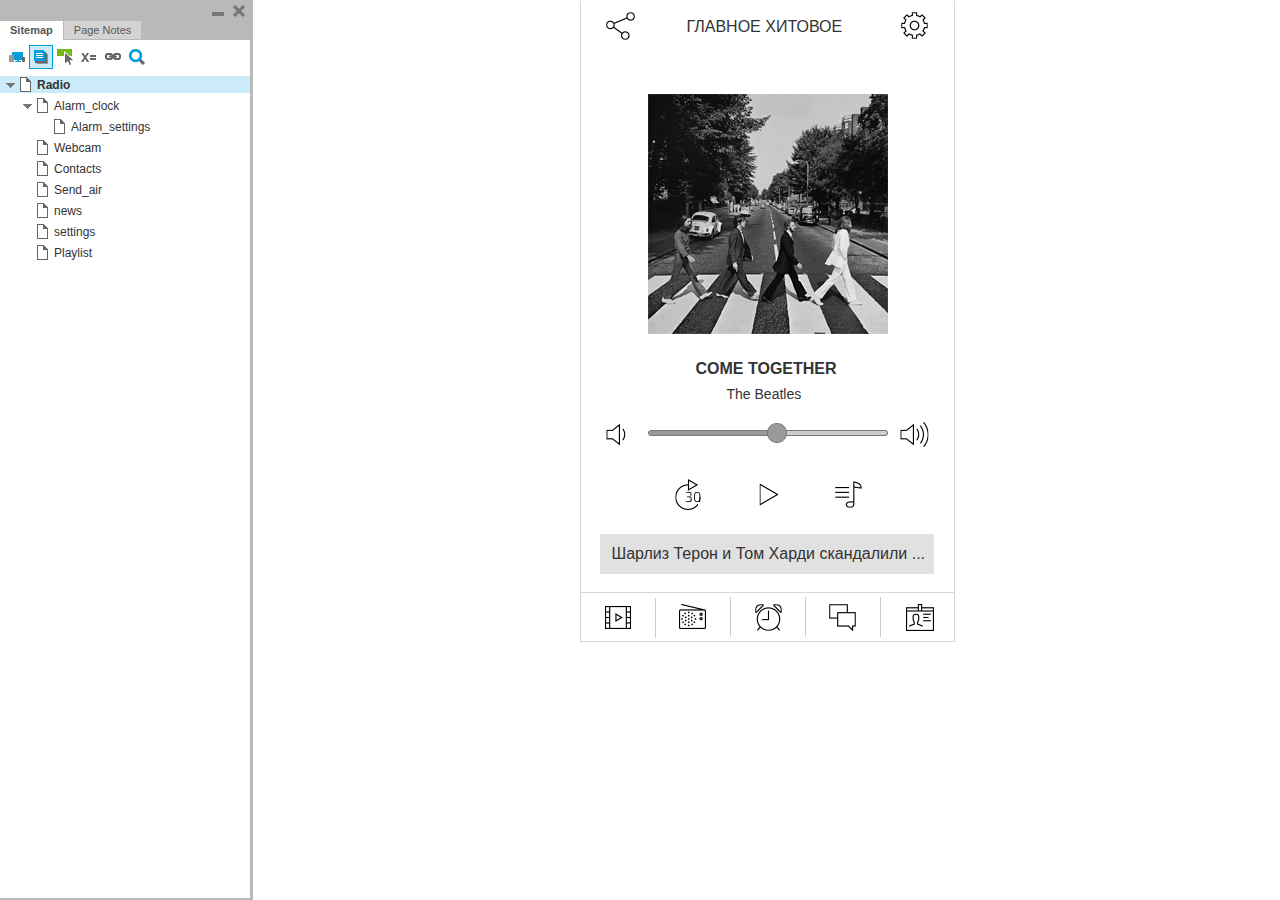
<file: resources/reload.html>
﻿<html>
	<head>
		<title></title>
	</head>
	<body>
	
	<script language="javascript">
	function getUrl() {
      var query = window.location.hash.substring(1);
      var vars = query.split("&&&");
      for (var i=0;i<vars.length;i++) {
        var url = vars[i];
        return decodeURI(url).replace("html%23","html#");
      } 
    }

    var rel = '../';
    var url = getUrl();
    if (url.indexOf(":") > 0 && url.indexOf(":") < 10) rel = '';
	self.location.href = rel + url;
	</script>
	
	</body>
</html>
</file>
<file: resources/css/default.css>
﻿body {
  font-family : Helvetica, Arial, Sans-Serif;
  background-color: #B9B9B9;
  overflow:hidden;
}
a {
  cursor: pointer;
}
#maximizePanelContainer {
  font-size: 4px;
  position:absolute;
  left: 0px;
  top: 0px;
  width: 15px;
  height: 13px;
  overflow: visible;
  z-index: 1000;
}
.maximizePanel {
  position:absolute;
  left: 0px;
  top: 0px;
  width: 20px;
  height: 20px;
  margin: 2px 0px 0px 1px;
  background: url('../images/261_expand_12rollover1.png') no-repeat;
  cursor: pointer;
}
.maximizePanelOver {
  background: url('../images/261_expand_12rollover2.png') no-repeat;    
}

#interfaceControlFrameMinimizeContainer {
  position:relative;
  font-size: 2px; /*for IE*/
  text-align: right;
  z-index: 100;
    height: 20px;
}
#interfaceControlFrameMinimizeContainer a 
{
    display: inline-block;
    width: 15px;
    height: 20px;
  font-size: 2px;
  background: url('../images/260_collapse_12rollover1.png') no-repeat;
  text-decoration: none;
  margin: 5px 5px 0px 0px;
}
#interfaceControlFrame {
    margin: 0px;
}
#interfaceControlFrameMinimizeContainer a:hover {
  background: url('../images/260_collapse_12rollover2.png') no-repeat;
}
#interfaceControlFrameCloseContainer {
    display: inline;
    width: 15px;
    height: 20px;
    font-size: 2px;
    margin: 5px 2px 0px 0px;
}
#interfaceControlFrameCloseContainer a 
{
  background: url('../images/259_close_12rollover1.png') no-repeat;
    margin: 0px;
  text-decoration: none;
}
#interfaceControlFrameCloseContainer a:hover 
{
  background: url('../images/259_close_12rollover2.png') no-repeat;
}
#interfaceControlFrameHeader li {
    display: inline;
}
#interfaceControlFrameHeader a {
  outline: none;
  padding: 3px 10px 3px 10px;
  margin-right: 1px;
  text-decoration: none;
  color: #575757;
  white-space: nowrap;
  background-color: #D3D3D3;
}
#interfaceControlFrameHeader a:link {}
#interfaceControlFrameHeader a:hover {
  color: #000000;
}
#interfaceControlFrameHeader a.selected {
  background-color: White;
  font-weight:bold;
  padding: 3px 10px 4px 10px;
}
#interfaceControlFrameHeaderContainer {
  overflow: visible;
  width: 250px;
}
#interfaceControlFrameHeader {
  position:relative;
  list-style: none;
  padding : 4px 0px 4px 0px;
  font-size: 11px;
  z-index: 50;
}
#interfaceControlFrameContainer {
  position: absolute;
  background-color: White;
  overflow: hidden;
  width: 100%;
  /*height:100%;*/
}

#interfaceControlFrameLogoContainer {
  background-color: White;
  border-bottom: 1px solid #EFEFEF;
  margin: -5px 0px 5px 0px;
  padding: 10px 5px 5px 5px;
  overflow: hidden;
}
#interfaceControlFrameLogoImageContainer {
  text-align: center;
}
#interfaceControlFrameLogoCaptionContainer {
  text-align: center;
  margin: 5px 10px 0px 10px;
  font-size: 11px;
  color: #333;
}
</file>
<file: plugins/sitemap/styles/sitemap.css>
﻿
#sitemapHost {
    font-size: 12px;
    color:#333;
    background-color:#FFF;
    height: 100%;
}

#sitemapTreeContainer {
    /*margin: 0px 8px 0px 10px;*/
    position: absolute;
    overflow: auto;
    width: 100%;
    /*height: 100%;*/
    top: 31px;
    bottom: 0px;
}

.sitemapTree {
    /* list-style-type: none; */
    margin: 5px 0px 10px -9px;
    overflow:visible;
}

.sitemapTree ul {
    list-style-type: none;
    margin: 0px 0px 0px 0px;
    padding-left: 0px;
}

.sitemapPlusMinusLink 
{
}

.sitemapMinus 
{
	vertical-align:middle;
    background: url('images/minus.gif');
    background-repeat: no-repeat;
	margin-right: 3px;	
	margin-bottom: 1px;
    height:9px;
    width:9px;
    display:inline-block;
}

.sitemapPlus 
{
	vertical-align:middle;
    background: url('images/plus.gif');
    background-repeat: no-repeat;
	margin-right: 3px;	
	margin-bottom: 1px;
	height:9px;
    width:9px;
    display:inline-block;
}

.sitemapPageLink 
{
    margin-left: 0px;
}

.sitemapPageIcon 
{
	margin-bottom:-3px;
    width: 16px;
    height: 16px;
    display: inline-block;
    background: url('images/079_page_16.png');
    background-repeat: no-repeat;
}

.sitemapFlowIcon
{
    background: url('images/086_case_16.png');
}

.sitemapFolderIcon
{
    background: url('images/235_folderclosed_16.png');
}

.sitemapFolderOpenIcon
{
    background: url('images/236_folderopen_16.png');
}

.sitemapPageName 
{
    margin-left: 3px;
}

.sitemapNode 
{
    margin:4px 0px 4px 0px;
    white-space:nowrap;
}

.sitemapPageLinkContainer {
    margin-left: 0px;
    padding-bottom: 1px;
}
/*
.sitemapNode div
{
	padding-top: 1px; 
	padding-bottom: 3px;
    padding-left: 20px;
	height: 14px;
}
*/

.sitemapExpandableNode 
{
	margin-left: 0px;
}

.sitemapHighlight 
{
	background-color : rgb(204,235,248);
    font-weight: bold;
}

.sitemapGreyedName
{
	color: #AAA;
}

#sitemapToolbar 
{
	margin: 5px 5px 5px 5px;
    height: 22px;
}

#sitemapToolbar .sitemapToolbarButton
{
    float: left;
    width: 22px;
    height: 22px;
    border: 1px solid transparent;
}

#sitemapToolbar .sitemapToolbarButton:hover
{
    border: 1px solid rgb(0,157,217);
    background-color : rgb(166,221,242);
}

#sitemapToolbar .sitemapToolbarButton:active
{
    border: 1px solid rgb(0,157,217);
    background-color : rgb(204,235,248);
}

#sitemapToolbar .sitemapToolbarButtonSelected {
    border: 1px solid rgb(0,157,217);
    background-color : rgb(204,235,248);    
}

#linksButton {
    background: url('images/233_hyperlink_16.png') no-repeat center center;
}

#adaptiveButton {
    background: url('images/225_responsive_16.png') no-repeat center center;
}

#footnotesButton {
    background: url('images/228_togglenotes_16.png') no-repeat center center;
}

#highlightInteractiveButton {
    background: url('images/231_event_16.png') no-repeat center center;
}

#variablesButton {
    background: url('images/229_variables_16.png') no-repeat center center;
}

#searchButton {
    background: url('images/232_search_16.png') no-repeat center center;
}

.sitemapLinkContainer
{
	margin-top: 8px;
	padding-right: 5px;
	font-size: 12px;
}

.sitemapLinkField 
{
	width: 100%;
	font-size: 12px;
	margin-top: 3px;
}

.sitemapOptionContainer
{
	margin-top: 8px;
	padding-right: 5px;
	font-size: 12px;
}

#sitemapOptionsDiv
{
	margin-top: 5px;
	margin-left: 16px;
}

#viewSelectDiv
{
	margin-left: 5px;
}

#viewSelect
{
	width: 70%;
}

.sitemapUrlOption
{
	padding-bottom: 5px;
}

.optionLabel
{
	font-size: 12px;
}

.sitemapPopupContainer
{
    display: none;
    position: absolute;
	background-color: #F4F4F4;
	border: 1px solid #B9B9B9;
	padding: 5px 5px 5px 5px;
	margin: 5px 0px 0px 5px;
    z-index: 1;
}

#adaptiveViewsContainer
{
	margin-left: 0px;
	padding: 0px;
}

.adaptiveViewOption
{
	padding: 2px;
}

.adaptiveViewOption:hover
{ 
	background-color: rgb(204,235,248);
	cursor: pointer;
}

.currentAdaptiveView {
    font-weight: bold;
}

.adaptiveCheckboxDiv {
	height: 15px;
	width: 15px;
	float: left;
}

.checkedAdaptive {
	background: url('images/adaptivecheck.png') no-repeat center center;
}

#variablesContainer 
{
	max-height: 350px;
	overflow: auto;
}

.variableName
{
	font-weight: bold;
}

.variableDiv
{
	margin-bottom: 10px;
}

#variablesClearLink 
{
	color: #069;
	left: 5px;
}

.searchBoxHint 
{
	color: #AAA;
	font-style: italic;
}

#sitemapLinksPageName
{
	font-weight: bold;
}

#sitemapOptionsHeader
{
	font-weight: bold;
}
</file>
<file: plugins/page_notes/styles/page_notes.css>
﻿#pageNotesHost {
    font-size: 12px;
    color:#333;
    height: 100%;
}

#pageNotesScrollContainer 
{
    overflow: auto;
    width: 100%;
    height: 100%;
}    

#pageNotesContainer 
{
    padding: 10px 10px 10px 10px;
}

#pageNameHeader
{
	font-size: 13px;
	font-weight: bold;
	height: 23px;
	white-space: nowrap;
}

#pageNotesContent 
{
	overflow: visible;
}

.pageNoteName 
{
	font-size: 12px;
	margin-bottom: 5px;
	text-decoration: underline;
	white-space: nowrap;
}

.pageNote 
{
	margin-bottom: 10px;
}
</file>
<file: resources/css/axure_rp_page.css>
﻿/* so the window resize fires within a frame in IE7 */
html, body {
    height: 100%;    
}

a {
	color: inherit;
}

p {
	margin: 0px;
}

iframe {
	background: #FFFFFF;
}

/* to match IE with C, FF */
input {
    padding: 1px 0px 1px 0px;
    box-sizing: border-box;
    -moz-box-sizing: border-box;
}

textarea {
    margin: 0px;
    box-sizing: border-box;
    -moz-box-sizing: border-box;
}

div.intcases {
	font-family: arial; 
	font-size: 12px;
    text-align:left; 
	border:1px solid #AAA; 
	background:#FFF none repeat scroll 0% 0%; 
	z-index:9999; 
	visibility:hidden; 
	position:absolute;
    padding: 0px;
    border-radius: 3px;
	white-space: nowrap;
}

div.intcaselink {
	cursor: pointer;
    padding: 3px 8px 3px 8px;
    margin: 5px;
	background:#EEE none repeat scroll 0% 0%; 
	border:1px solid #AAA;
    border-radius: 3px;
}

div.refpageimage {
	position: absolute;
    left: 0px;
    top: 0px;
	font-size: 0px;
	width: 16px;
	height: 16px;
	cursor: pointer;
	background-image: url(images/newwindow.gif);
	background-repeat: no-repeat;
}

div.annnoteimage {
	position: absolute;
    left: 0px;
    top: 0px;
	font-size: 0px;
	width: 16px;
	height: 12px;
	cursor: help;
	background-image: url(images/note.gif);
	background-repeat: no-repeat;
}

div.annnotelabel {
	position: absolute;
    left: 0px;
    top: 0px;
	font-family: Arial;
	font-size: 10px;
	border: 1px solid rgb(166,221,242);
	cursor: help;
	background:rgb(0,157,217) none repeat scroll 0% 0%; 
	padding-left:3px; 
	padding-right:3px;
	white-space: nowrap;
	color: white;
}
 
.annotationName {
	font-size: 13px;
	font-weight: bold;
	margin-bottom: 3px;
	white-space: nowrap;
}

.annotation {
	font-size: 12px;
	padding-left: 2px;
	margin-bottom: 5px;
}

/* this is a fix for the issue where dialogs jump around and takes the text-align from the body */
.dialogFix {
    position:absolute;
    text-align:left;
}


@keyframes pulsate {
  from {
    box-shadow: 0 0 10px #74BA11;
  }
  to {
    box-shadow: 0 0 20px #74BA11;
  }
}

@-webkit-keyframes pulsate {
  from {
    -webkit-box-shadow: 0 0 10px #74BA11;
    box-shadow: 0 0 10px #74BA11;
  }
  to {
    -webkit-box-shadow: 0 0 20px #74BA11;
    box-shadow: 0 0 20px #74BA11;
  }
}
 
@-moz-keyframes pulsate {
  from {
    -moz-box-shadow: 0 0 10px #74BA11;
    box-shadow: 0 0 10px #74BA11;
  }
  to {
    -moz-box-shadow: 0 0 20px #74BA11;
    box-shadow: 0 0 20px #74BA11;
  }
}

.legacyPulsateBorder {
	border: 5px solid #74BA11;
	margin: -5px;
}

.pulsateBorder {
  animation-name: pulsate;
  animation-timing-function: ease-in-out;
  animation-duration: 0.9s;
  animation-iteration-count: infinite;
  animation-direction: alternate;
  
  -webkit-animation-name: pulsate;
  -webkit-animation-timing-function: ease-in-out;
  -webkit-animation-duration: 0.9s;
  -webkit-animation-iteration-count: infinite;
  -webkit-animation-direction: alternate;

  -moz-animation-name: pulsate;
  -moz-animation-timing-function: ease-in-out;
  -moz-animation-duration: 0.9s;
  -moz-animation-iteration-count: infinite;
  -moz-animation-direction: alternate;
}
</file>
<file: data/styles.css>
﻿.ax_shape {
  font-family:'ArialMT', 'Arial';
  font-weight:400;
  font-style:normal;
  font-size:13px;
  color:#333333;
  text-align:center;
  line-height:normal;
}
.ax_paragraph {
  font-family:'ArialMT', 'Arial';
  font-weight:400;
  font-style:normal;
  font-size:13px;
  color:#333333;
  text-align:left;
  line-height:normal;
}
.ax_h1 {
  font-family:'Arial-BoldMT', 'Arial Bold', 'Arial';
  font-weight:700;
  font-style:normal;
  font-size:32px;
  color:#333333;
  text-align:left;
  line-height:normal;
}
.ax_h2 {
  font-family:'Arial-BoldMT', 'Arial Bold', 'Arial';
  font-weight:700;
  font-style:normal;
  font-size:24px;
  color:#333333;
  text-align:left;
  line-height:normal;
}
.ax_h3 {
  font-family:'Arial-BoldMT', 'Arial Bold', 'Arial';
  font-weight:700;
  font-style:normal;
  font-size:18px;
  color:#333333;
  text-align:left;
  line-height:normal;
}
.ax_h4 {
  font-family:'Arial-BoldMT', 'Arial Bold', 'Arial';
  font-weight:700;
  font-style:normal;
  font-size:14px;
  color:#333333;
  text-align:left;
  line-height:normal;
}
.ax_h5 {
  font-family:'Arial-BoldMT', 'Arial Bold', 'Arial';
  font-weight:700;
  font-style:normal;
  font-size:13px;
  color:#333333;
  text-align:left;
  line-height:normal;
}
.ax_h6 {
  font-family:'Arial-BoldMT', 'Arial Bold', 'Arial';
  font-weight:700;
  font-style:normal;
  font-size:10px;
  color:#333333;
  text-align:left;
  line-height:normal;
}
.ax_image {
  font-family:'ArialMT', 'Arial';
  font-weight:400;
  font-style:normal;
  font-size:13px;
  color:#000000;
  text-align:center;
  line-height:normal;
}
.ax_text_link {
  color:#0000FF;
}
.ax_text_link_mouse_over {
}
.ax_text_link_mouse_down {
}
.ax_text_field {
  font-family:'ArialMT', 'Arial';
  font-weight:400;
  font-style:normal;
  font-size:13px;
  color:#000000;
  text-align:left;
  line-height:normal;
}
.ax_text_area {
  font-family:'ArialMT', 'Arial';
  font-weight:400;
  font-style:normal;
  font-size:13px;
  color:#000000;
  text-align:left;
  line-height:normal;
}
.ax_droplist {
  font-family:'ArialMT', 'Arial';
  font-weight:400;
  font-style:normal;
  font-size:13px;
  color:#000000;
  text-align:left;
  line-height:normal;
}
.ax_list_box {
  font-family:'ArialMT', 'Arial';
  font-weight:400;
  font-style:normal;
  font-size:13px;
  color:#000000;
  text-align:left;
  line-height:normal;
}
.ax_checkbox {
  font-family:'ArialMT', 'Arial';
  font-weight:400;
  font-style:normal;
  font-size:13px;
  color:#333333;
  text-align:left;
  line-height:normal;
}
.ax_radio_button {
  font-family:'ArialMT', 'Arial';
  font-weight:400;
  font-style:normal;
  font-size:13px;
  color:#333333;
  text-align:left;
  line-height:normal;
}
.ax_flow_shape {
  font-family:'ArialMT', 'Arial';
  font-weight:400;
  font-style:normal;
  font-size:13px;
  color:#333333;
  text-align:center;
  line-height:normal;
}
.ax_tree_node {
  font-family:'ArialMT', 'Arial';
  font-weight:400;
  font-style:normal;
  font-size:13px;
  color:#333333;
  text-align:left;
  line-height:normal;
}
.ax_html_button {
  font-family:'ArialMT', 'Arial';
  font-weight:400;
  font-style:normal;
  font-size:13px;
  color:#000000;
  text-align:center;
  line-height:normal;
}
.ax_hot_spot {
  font-size:13px;
  color:#333333;
  text-align:center;
  line-height:normal;
}
.ax_inline_frame {
  font-size:13px;
  color:#333333;
  text-align:center;
  line-height:normal;
}
.ax_dynamic_panel {
  font-size:13px;
  color:#333333;
  text-align:center;
  line-height:normal;
}
.ax_master {
  font-size:13px;
  color:#333333;
  text-align:center;
  line-height:normal;
}
.ax_repeater {
  font-family:'ArialMT', 'Arial';
  font-weight:400;
  font-style:normal;
  font-size:13px;
  color:#333333;
  text-align:center;
  line-height:normal;
}
.ax_table {
  font-family:'ArialMT', 'Arial';
  font-weight:400;
  font-style:normal;
  font-size:13px;
  color:#333333;
  text-align:center;
  line-height:normal;
}
.ax_table_cell {
  font-family:'ArialMT', 'Arial';
  font-weight:400;
  font-style:normal;
  font-size:13px;
  color:#333333;
  text-align:left;
  line-height:normal;
}
.ax_menu {
  font-size:13px;
  color:#000000;
  text-align:center;
  line-height:normal;
}
.ax_horizontal_line {
  font-size:13px;
  color:#333333;
  text-align:center;
  line-height:normal;
}
.ax_vertical_line {
  font-size:13px;
  color:#333333;
  text-align:center;
  line-height:normal;
}
.ax_connector {
  font-family:'ArialMT', 'Arial';
  font-weight:400;
  font-style:normal;
  font-size:13px;
  color:#333333;
  text-align:center;
  line-height:normal;
}
</file>
<file: files/alarm_clock/styles.css>
﻿body {
  margin:0px;
  background-image:none;
  position:relative;
  left:-0px;
  width:374px;
  margin-left:auto;
  margin-right:auto;
  text-align:left;
}
#base {
  position:absolute;
  z-index:0;
}
#u0 {
  position:absolute;
  left:0px;
  top:0px;
  width:375px;
  height:640px;
}
#u0_img {
  position:absolute;
  left:0px;
  top:0px;
  width:375px;
  height:640px;
}
#u1 {
  position:absolute;
  left:2px;
  top:312px;
  width:371px;
  visibility:hidden;
  word-wrap:break-word;
}
#u2 {
  position:absolute;
  left:138px;
  top:18px;
  width:100px;
  height:18px;
  font-size:16px;
}
#u2_img {
  position:absolute;
  left:0px;
  top:0px;
  width:100px;
  height:18px;
}
#u3 {
  position:absolute;
  left:0px;
  top:0px;
  width:100px;
  white-space:nowrap;
}
#u4 {
  position:absolute;
  left:314px;
  top:6px;
  width:40px;
  height:40px;
}
#u4_img {
  position:absolute;
  left:0px;
  top:0px;
  width:40px;
  height:40px;
}
#u4_img.mouseOver {
}
#u4.mouseOver {
}
#u5 {
  position:absolute;
  left:2px;
  top:12px;
  width:36px;
  visibility:hidden;
  word-wrap:break-word;
}
#u6 {
  position:absolute;
  left:20px;
  top:6px;
  width:40px;
  height:40px;
}
#u6_img {
  position:absolute;
  left:0px;
  top:0px;
  width:40px;
  height:40px;
}
#u6_img.mouseOver {
}
#u6.mouseOver {
}
#u7 {
  position:absolute;
  left:2px;
  top:12px;
  width:36px;
  visibility:hidden;
  word-wrap:break-word;
}
#u8 {
  position:absolute;
  left:68px;
  top:95px;
  width:240px;
  height:6px;
}
#u8_img {
  position:absolute;
  left:0px;
  top:0px;
  width:240px;
  height:6px;
}
#u9 {
  position:absolute;
  left:2px;
  top:-5px;
  width:236px;
  visibility:hidden;
  word-wrap:break-word;
}
#u10 {
  position:absolute;
  left:69px;
  top:96px;
  width:130px;
  height:4px;
}
#u10_img {
  position:absolute;
  left:0px;
  top:0px;
  width:130px;
  height:4px;
}
#u11 {
  position:absolute;
  left:2px;
  top:-6px;
  width:126px;
  visibility:hidden;
  word-wrap:break-word;
}
#u12 {
  position:absolute;
  left:187px;
  top:89px;
  width:20px;
  height:20px;
}
#u12_img {
  position:absolute;
  left:0px;
  top:0px;
  width:20px;
  height:20px;
}
#u13 {
  position:absolute;
  left:2px;
  top:2px;
  width:16px;
  visibility:hidden;
  word-wrap:break-word;
}
#u14 {
  position:absolute;
  left:314px;
  top:79px;
  width:40px;
  height:40px;
}
#u14_img {
  position:absolute;
  left:0px;
  top:0px;
  width:40px;
  height:40px;
}
#u14_img.mouseOver {
}
#u14.mouseOver {
}
#u15 {
  position:absolute;
  left:2px;
  top:12px;
  width:36px;
  visibility:hidden;
  word-wrap:break-word;
}
#u16 {
  position:absolute;
  left:20px;
  top:79px;
  width:40px;
  height:40px;
}
#u16_img {
  position:absolute;
  left:0px;
  top:0px;
  width:40px;
  height:40px;
}
#u16_img.mouseOver {
}
#u16.mouseOver {
}
#u17 {
  position:absolute;
  left:2px;
  top:12px;
  width:36px;
  visibility:hidden;
  word-wrap:break-word;
}
#u19 {
  position:absolute;
  left:0px;
  top:591px;
  width:375px;
  height:50px;
}
#u19_img {
  position:absolute;
  left:0px;
  top:0px;
  width:375px;
  height:50px;
}
#u20 {
  position:absolute;
  left:2px;
  top:17px;
  width:371px;
  visibility:hidden;
  word-wrap:break-word;
}
#u21 {
  position:absolute;
  left:70px;
  top:597px;
  width:10px;
  height:40px;
}
#u21_start {
  position:absolute;
  left:-5px;
  top:0px;
  width:20px;
  height:18px;
}
#u21_end {
  position:absolute;
  left:-5px;
  top:23px;
  width:20px;
  height:18px;
}
#u21_line {
  position:absolute;
  left:5px;
  top:0px;
  width:1px;
  height:40px;
}
#u22 {
  position:absolute;
  left:145px;
  top:596px;
  width:10px;
  height:40px;
}
#u22_start {
  position:absolute;
  left:-5px;
  top:0px;
  width:20px;
  height:18px;
}
#u22_end {
  position:absolute;
  left:-5px;
  top:23px;
  width:20px;
  height:18px;
}
#u22_line {
  position:absolute;
  left:5px;
  top:0px;
  width:1px;
  height:40px;
}
#u23 {
  position:absolute;
  left:295px;
  top:596px;
  width:10px;
  height:40px;
}
#u23_start {
  position:absolute;
  left:-5px;
  top:0px;
  width:20px;
  height:18px;
}
#u23_end {
  position:absolute;
  left:-5px;
  top:23px;
  width:20px;
  height:18px;
}
#u23_line {
  position:absolute;
  left:5px;
  top:0px;
  width:1px;
  height:40px;
}
#u24 {
  position:absolute;
  left:18px;
  top:596px;
  width:40px;
  height:40px;
}
#u24_img {
  position:absolute;
  left:0px;
  top:0px;
  width:40px;
  height:40px;
}
#u24_img.mouseOver {
}
#u24.mouseOver {
}
#u25 {
  position:absolute;
  left:2px;
  top:12px;
  width:36px;
  visibility:hidden;
  word-wrap:break-word;
}
#u26 {
  position:absolute;
  left:92px;
  top:596px;
  width:40px;
  height:40px;
}
#u26_img {
  position:absolute;
  left:0px;
  top:0px;
  width:40px;
  height:40px;
}
#u26_img.mouseOver {
}
#u26.mouseOver {
}
#u27 {
  position:absolute;
  left:2px;
  top:12px;
  width:36px;
  visibility:hidden;
  word-wrap:break-word;
}
#u28 {
  position:absolute;
  left:242px;
  top:596px;
  width:40px;
  height:40px;
}
#u28_img {
  position:absolute;
  left:0px;
  top:0px;
  width:40px;
  height:40px;
}
#u28_img.mouseOver {
}
#u28.mouseOver {
}
#u29 {
  position:absolute;
  left:2px;
  top:12px;
  width:36px;
  visibility:hidden;
  word-wrap:break-word;
}
#u30 {
  position:absolute;
  left:320px;
  top:596px;
  width:40px;
  height:40px;
}
#u30_img {
  position:absolute;
  left:0px;
  top:0px;
  width:40px;
  height:40px;
}
#u30_img.mouseOver {
}
#u30.mouseOver {
}
#u31 {
  position:absolute;
  left:2px;
  top:12px;
  width:36px;
  visibility:hidden;
  word-wrap:break-word;
}
#u32 {
  position:absolute;
  left:220px;
  top:596px;
  width:10px;
  height:40px;
}
#u32_start {
  position:absolute;
  left:-5px;
  top:0px;
  width:20px;
  height:18px;
}
#u32_end {
  position:absolute;
  left:-5px;
  top:23px;
  width:20px;
  height:18px;
}
#u32_line {
  position:absolute;
  left:5px;
  top:0px;
  width:1px;
  height:40px;
}
#u33 {
  position:absolute;
  left:168px;
  top:596px;
  width:40px;
  height:40px;
}
#u33_img {
  position:absolute;
  left:0px;
  top:0px;
  width:40px;
  height:40px;
}
#u33_img.mouseOver {
}
#u33.mouseOver {
}
#u34 {
  position:absolute;
  left:2px;
  top:12px;
  width:36px;
  visibility:hidden;
  word-wrap:break-word;
}
#u35 {
  position:absolute;
  left:369px;
  top:0px;
  width:10px;
  height:641px;
}
#u35_start {
  position:absolute;
  left:-5px;
  top:0px;
  width:20px;
  height:18px;
}
#u35_end {
  position:absolute;
  left:-5px;
  top:624px;
  width:20px;
  height:18px;
}
#u35_line {
  position:absolute;
  left:5px;
  top:0px;
  width:1px;
  height:641px;
}
#u36 {
  position:absolute;
  left:-5px;
  top:0px;
  width:10px;
  height:641px;
}
#u36_start {
  position:absolute;
  left:-5px;
  top:0px;
  width:20px;
  height:18px;
}
#u36_end {
  position:absolute;
  left:-5px;
  top:624px;
  width:20px;
  height:18px;
}
#u36_line {
  position:absolute;
  left:5px;
  top:0px;
  width:1px;
  height:641px;
}
#u37 {
  position:absolute;
  left:0px;
  top:133px;
  width:375px;
  height:458px;
  color:#CCCCCC;
}
#u37_img {
  position:absolute;
  left:0px;
  top:0px;
  width:375px;
  height:458px;
}
#u38 {
  position:absolute;
  left:2px;
  top:221px;
  width:371px;
  visibility:hidden;
  word-wrap:break-word;
}
#u39 {
  position:absolute;
  left:0px;
  top:61px;
  width:375px;
  height:10px;
}
#u39_start {
  position:absolute;
  left:0px;
  top:-5px;
  width:18px;
  height:20px;
}
#u39_end {
  position:absolute;
  left:358px;
  top:-5px;
  width:18px;
  height:20px;
}
#u39_line {
  position:absolute;
  left:0px;
  top:5px;
  width:375px;
  height:1px;
}
#u40 {
  position:absolute;
  left:20px;
  top:152px;
  width:50px;
  height:29px;
  font-size:25px;
}
#u40_img {
  position:absolute;
  left:0px;
  top:0px;
  width:50px;
  height:29px;
}
#u41 {
  position:absolute;
  left:0px;
  top:0px;
  width:50px;
  white-space:nowrap;
}
#u42 {
  position:absolute;
  left:20px;
  top:189px;
  width:141px;
  height:16px;
  font-size:14px;
}
#u42_img {
  position:absolute;
  left:0px;
  top:0px;
  width:141px;
  height:16px;
}
#u43 {
  position:absolute;
  left:0px;
  top:0px;
  width:141px;
  white-space:nowrap;
}
#u44 {
  position:absolute;
  left:20px;
  top:219px;
  width:334px;
  height:10px;
}
#u44_start {
  position:absolute;
  left:0px;
  top:-5px;
  width:18px;
  height:20px;
}
#u44_end {
  position:absolute;
  left:317px;
  top:-5px;
  width:18px;
  height:20px;
}
#u44_line {
  position:absolute;
  left:0px;
  top:5px;
  width:334px;
  height:1px;
}
#u45 {
  position:absolute;
  left:308px;
  top:146px;
  width:40px;
  height:40px;
}
#u45_img {
  position:absolute;
  left:0px;
  top:0px;
  width:40px;
  height:40px;
}
#u45_img.mouseOver {
}
#u45.mouseOver {
}
#u46 {
  position:absolute;
  left:2px;
  top:12px;
  width:36px;
  visibility:hidden;
  word-wrap:break-word;
}
#u47 {
  position:absolute;
  left:303px;
  top:190px;
  width:51px;
  height:14px;
  font-size:12px;
  color:#999999;
}
#u47_img {
  position:absolute;
  left:0px;
  top:0px;
  width:51px;
  height:14px;
}
#u48 {
  position:absolute;
  left:0px;
  top:0px;
  width:51px;
  white-space:nowrap;
}
#u49 {
  position:absolute;
  left:20px;
  top:244px;
  width:50px;
  height:29px;
  font-size:25px;
}
#u49_img {
  position:absolute;
  left:0px;
  top:0px;
  width:50px;
  height:29px;
}
#u50 {
  position:absolute;
  left:0px;
  top:0px;
  width:50px;
  white-space:nowrap;
}
#u51 {
  position:absolute;
  left:20px;
  top:281px;
  width:141px;
  height:16px;
  font-size:14px;
}
#u51_img {
  position:absolute;
  left:0px;
  top:0px;
  width:141px;
  height:16px;
}
#u52 {
  position:absolute;
  left:0px;
  top:0px;
  width:141px;
  white-space:nowrap;
}
#u53 {
  position:absolute;
  left:20px;
  top:311px;
  width:334px;
  height:10px;
}
#u53_start {
  position:absolute;
  left:0px;
  top:-5px;
  width:18px;
  height:20px;
}
#u53_end {
  position:absolute;
  left:317px;
  top:-5px;
  width:18px;
  height:20px;
}
#u53_line {
  position:absolute;
  left:0px;
  top:5px;
  width:334px;
  height:1px;
}
#u54 {
  position:absolute;
  left:308px;
  top:238px;
  width:40px;
  height:40px;
}
#u54_img {
  position:absolute;
  left:0px;
  top:0px;
  width:40px;
  height:40px;
}
#u54_img.mouseOver {
}
#u54.mouseOver {
}
#u55 {
  position:absolute;
  left:2px;
  top:12px;
  width:36px;
  visibility:hidden;
  word-wrap:break-word;
}
#u56 {
  position:absolute;
  left:303px;
  top:282px;
  width:51px;
  height:14px;
  font-size:12px;
  color:#999999;
}
#u56_img {
  position:absolute;
  left:0px;
  top:0px;
  width:51px;
  height:14px;
}
#u57 {
  position:absolute;
  left:0px;
  top:0px;
  width:51px;
  white-space:nowrap;
}
#u58 {
  position:absolute;
  left:19px;
  top:336px;
  width:64px;
  height:29px;
  font-size:25px;
}
#u58_img {
  position:absolute;
  left:0px;
  top:0px;
  width:64px;
  height:29px;
}
#u59 {
  position:absolute;
  left:0px;
  top:0px;
  width:64px;
  white-space:nowrap;
}
#u60 {
  position:absolute;
  left:20px;
  top:373px;
  width:59px;
  height:16px;
  font-size:14px;
}
#u60_img {
  position:absolute;
  left:0px;
  top:0px;
  width:59px;
  height:16px;
}
#u61 {
  position:absolute;
  left:0px;
  top:0px;
  width:59px;
  white-space:nowrap;
}
#u62 {
  position:absolute;
  left:20px;
  top:403px;
  width:334px;
  height:10px;
}
#u62_start {
  position:absolute;
  left:0px;
  top:-5px;
  width:18px;
  height:20px;
}
#u62_end {
  position:absolute;
  left:317px;
  top:-5px;
  width:18px;
  height:20px;
}
#u62_line {
  position:absolute;
  left:0px;
  top:5px;
  width:334px;
  height:1px;
}
#u63 {
  position:absolute;
  left:308px;
  top:330px;
  width:40px;
  height:40px;
}
#u63_img {
  position:absolute;
  left:0px;
  top:0px;
  width:40px;
  height:40px;
}
#u63_img.mouseOver {
}
#u63.mouseOver {
}
#u64 {
  position:absolute;
  left:2px;
  top:12px;
  width:36px;
  visibility:hidden;
  word-wrap:break-word;
}
#u65 {
  position:absolute;
  left:20px;
  top:428px;
  width:64px;
  height:29px;
  font-size:25px;
}
#u65_img {
  position:absolute;
  left:0px;
  top:0px;
  width:64px;
  height:29px;
}
#u66 {
  position:absolute;
  left:0px;
  top:0px;
  width:64px;
  white-space:nowrap;
}
#u67 {
  position:absolute;
  left:20px;
  top:465px;
  width:39px;
  height:16px;
  font-size:14px;
  color:#666666;
}
#u67_img {
  position:absolute;
  left:0px;
  top:0px;
  width:39px;
  height:16px;
}
#u68 {
  position:absolute;
  left:0px;
  top:0px;
  width:39px;
  white-space:nowrap;
}
#u69 {
  position:absolute;
  left:20px;
  top:495px;
  width:334px;
  height:10px;
}
#u69_start {
  position:absolute;
  left:0px;
  top:-5px;
  width:18px;
  height:20px;
}
#u69_end {
  position:absolute;
  left:317px;
  top:-5px;
  width:18px;
  height:20px;
}
#u69_line {
  position:absolute;
  left:0px;
  top:5px;
  width:334px;
  height:1px;
}
#u70 {
  position:absolute;
  left:308px;
  top:422px;
  width:40px;
  height:40px;
}
#u70_img {
  position:absolute;
  left:0px;
  top:0px;
  width:40px;
  height:40px;
}
#u70_img.mouseOver {
}
#u70.mouseOver {
}
#u71 {
  position:absolute;
  left:2px;
  top:12px;
  width:36px;
  visibility:hidden;
  word-wrap:break-word;
}
#u72 {
  position:absolute;
  left:168px;
  top:521px;
  width:40px;
  height:40px;
}
#u72_img {
  position:absolute;
  left:0px;
  top:0px;
  width:40px;
  height:40px;
}
#u72_img.mouseOver {
}
#u72.mouseOver {
}
#u73 {
  position:absolute;
  left:2px;
  top:12px;
  width:36px;
  visibility:hidden;
  word-wrap:break-word;
}
#u74 {
  position:absolute;
  left:0px;
  top:127px;
  width:375px;
  height:10px;
}
#u74_start {
  position:absolute;
  left:0px;
  top:-5px;
  width:18px;
  height:20px;
}
#u74_end {
  position:absolute;
  left:358px;
  top:-5px;
  width:18px;
  height:20px;
}
#u74_line {
  position:absolute;
  left:0px;
  top:5px;
  width:375px;
  height:1px;
}
body.a {  background-color:rgba(255, 255, 255, 1);
  background-image:none;
  position:relative;
  left:-0px;
  width:374px;
  margin-left:auto;
  margin-right:auto;
  text-align:left;
}
#u0.a {
}
#u2.a {
}
#u4.a {
}
#u4_img.a {
}
#u4_img.a.mouseOver {
}
#u5.a {
}
#u6.a {
}
#u6_img.a {
}
#u6_img.a.mouseOver {
}
#u7.a {
}
#u8.a {
}
#u10.a {
}
#u12.a {
}
#u14.a {
}
#u16.a {
}
#u18.a {
  position:absolute;
  left:0px;
  top:591px;
  width:375px;
  height:50px;
}
#u19.a {
}
#u21.a {
}
#u21_start.a {
  position:absolute;
  left:-5px;
  top:0px;
  width:20px;
  height:18px;
}
#u21_end.a {
  position:absolute;
  left:-5px;
  top:23px;
  width:20px;
  height:18px;
}
#u21_line.a {
  position:absolute;
  left:5px;
  top:0px;
  width:1px;
  height:40px;
}
#u22.a {
}
#u22_start.a {
  position:absolute;
  left:-5px;
  top:0px;
  width:20px;
  height:18px;
}
#u22_end.a {
  position:absolute;
  left:-5px;
  top:23px;
  width:20px;
  height:18px;
}
#u22_line.a {
  position:absolute;
  left:5px;
  top:0px;
  width:1px;
  height:40px;
}
#u23.a {
}
#u23_start.a {
  position:absolute;
  left:-5px;
  top:0px;
  width:20px;
  height:18px;
}
#u23_end.a {
  position:absolute;
  left:-5px;
  top:23px;
  width:20px;
  height:18px;
}
#u23_line.a {
  position:absolute;
  left:5px;
  top:0px;
  width:1px;
  height:40px;
}
#u24.a {
}
#u24_img.a {
}
#u24_img.a.mouseOver {
}
#u25.a {
}
#u26.a {
}
#u26_img.a {
}
#u26_img.a.mouseOver {
}
#u27.a {
}
#u28.a {
}
#u28_img.a {
}
#u28_img.a.mouseOver {
}
#u29.a {
}
#u30.a {
}
#u32.a {
}
#u32_start.a {
  position:absolute;
  left:-5px;
  top:0px;
  width:20px;
  height:18px;
}
#u32_end.a {
  position:absolute;
  left:-5px;
  top:23px;
  width:20px;
  height:18px;
}
#u32_line.a {
  position:absolute;
  left:5px;
  top:0px;
  width:1px;
  height:40px;
}
#u33.a {
}
#u35.a {
}
#u35_start.a {
  position:absolute;
  left:-5px;
  top:0px;
  width:20px;
  height:18px;
}
#u35_end.a {
  position:absolute;
  left:-5px;
  top:624px;
  width:20px;
  height:18px;
}
#u35_line.a {
  position:absolute;
  left:5px;
  top:0px;
  width:1px;
  height:641px;
}
#u36.a {
}
#u36_start.a {
  position:absolute;
  left:-5px;
  top:0px;
  width:20px;
  height:18px;
}
#u36_end.a {
  position:absolute;
  left:-5px;
  top:624px;
  width:20px;
  height:18px;
}
#u36_line.a {
  position:absolute;
  left:5px;
  top:0px;
  width:1px;
  height:641px;
}
#u37.a {
}
#u39.a {
}
#u39_start.a {
  position:absolute;
  left:0px;
  top:-5px;
  width:18px;
  height:20px;
}
#u39_end.a {
  position:absolute;
  left:358px;
  top:-5px;
  width:18px;
  height:20px;
}
#u39_line.a {
  position:absolute;
  left:0px;
  top:5px;
  width:375px;
  height:1px;
}
#u40.a {
}
#u42.a {
}
#u44.a {
}
#u44_start.a {
  position:absolute;
  left:0px;
  top:-5px;
  width:18px;
  height:20px;
}
#u44_end.a {
  position:absolute;
  left:317px;
  top:-5px;
  width:18px;
  height:20px;
}
#u44_line.a {
  position:absolute;
  left:0px;
  top:5px;
  width:334px;
  height:1px;
}
#u45.a {
}
#u47.a {
}
#u49.a {
}
#u51.a {
}
#u53.a {
}
#u53_start.a {
  position:absolute;
  left:0px;
  top:-5px;
  width:18px;
  height:20px;
}
#u53_end.a {
  position:absolute;
  left:317px;
  top:-5px;
  width:18px;
  height:20px;
}
#u53_line.a {
  position:absolute;
  left:0px;
  top:5px;
  width:334px;
  height:1px;
}
#u54.a {
}
#u56.a {
}
#u58.a {
}
#u60.a {
}
#u62.a {
}
#u62_start.a {
  position:absolute;
  left:0px;
  top:-5px;
  width:18px;
  height:20px;
}
#u62_end.a {
  position:absolute;
  left:317px;
  top:-5px;
  width:18px;
  height:20px;
}
#u62_line.a {
  position:absolute;
  left:0px;
  top:5px;
  width:334px;
  height:1px;
}
#u63.a {
}
#u65.a {
}
#u67.a {
}
#u69.a {
}
#u69_start.a {
  position:absolute;
  left:0px;
  top:-5px;
  width:18px;
  height:20px;
}
#u69_end.a {
  position:absolute;
  left:317px;
  top:-5px;
  width:18px;
  height:20px;
}
#u69_line.a {
  position:absolute;
  left:0px;
  top:5px;
  width:334px;
  height:1px;
}
#u70.a {
}
#u72.a {
}
#u74.a {
}
#u74_start.a {
  position:absolute;
  left:0px;
  top:-5px;
  width:18px;
  height:20px;
}
#u74_end.a {
  position:absolute;
  left:358px;
  top:-5px;
  width:18px;
  height:20px;
}
#u74_line.a {
  position:absolute;
  left:0px;
  top:5px;
  width:375px;
  height:1px;
}
</file>
<file: files/alarm_settings/styles.css>
﻿body {
  margin:0px;
  background-image:none;
  position:relative;
  left:-0px;
  width:374px;
  margin-left:auto;
  margin-right:auto;
  text-align:left;
}
#base {
  position:absolute;
  z-index:0;
}
#u0 {
  position:absolute;
  left:0px;
  top:0px;
  width:375px;
  height:640px;
}
#u0_img {
  position:absolute;
  left:0px;
  top:0px;
  width:375px;
  height:640px;
}
#u1 {
  position:absolute;
  left:2px;
  top:312px;
  width:371px;
  visibility:hidden;
  word-wrap:break-word;
}
#u2 {
  position:absolute;
  left:138px;
  top:18px;
  width:100px;
  height:18px;
  font-size:16px;
}
#u2_img {
  position:absolute;
  left:0px;
  top:0px;
  width:100px;
  height:18px;
}
#u3 {
  position:absolute;
  left:0px;
  top:0px;
  width:100px;
  white-space:nowrap;
}
#u4 {
  position:absolute;
  left:314px;
  top:6px;
  width:40px;
  height:40px;
}
#u4_img {
  position:absolute;
  left:0px;
  top:0px;
  width:40px;
  height:40px;
}
#u4_img.mouseOver {
}
#u4.mouseOver {
}
#u5 {
  position:absolute;
  left:2px;
  top:12px;
  width:36px;
  visibility:hidden;
  word-wrap:break-word;
}
#u6 {
  position:absolute;
  left:20px;
  top:6px;
  width:40px;
  height:40px;
}
#u6_img {
  position:absolute;
  left:0px;
  top:0px;
  width:40px;
  height:40px;
}
#u6_img.mouseOver {
}
#u6.mouseOver {
}
#u7 {
  position:absolute;
  left:2px;
  top:12px;
  width:36px;
  visibility:hidden;
  word-wrap:break-word;
}
#u8 {
  position:absolute;
  left:68px;
  top:95px;
  width:240px;
  height:6px;
}
#u8_img {
  position:absolute;
  left:0px;
  top:0px;
  width:240px;
  height:6px;
}
#u9 {
  position:absolute;
  left:2px;
  top:-5px;
  width:236px;
  visibility:hidden;
  word-wrap:break-word;
}
#u10 {
  position:absolute;
  left:69px;
  top:96px;
  width:130px;
  height:4px;
}
#u10_img {
  position:absolute;
  left:0px;
  top:0px;
  width:130px;
  height:4px;
}
#u11 {
  position:absolute;
  left:2px;
  top:-6px;
  width:126px;
  visibility:hidden;
  word-wrap:break-word;
}
#u12 {
  position:absolute;
  left:187px;
  top:89px;
  width:20px;
  height:20px;
}
#u12_img {
  position:absolute;
  left:0px;
  top:0px;
  width:20px;
  height:20px;
}
#u13 {
  position:absolute;
  left:2px;
  top:2px;
  width:16px;
  visibility:hidden;
  word-wrap:break-word;
}
#u14 {
  position:absolute;
  left:314px;
  top:79px;
  width:40px;
  height:40px;
}
#u14_img {
  position:absolute;
  left:0px;
  top:0px;
  width:40px;
  height:40px;
}
#u14_img.mouseOver {
}
#u14.mouseOver {
}
#u15 {
  position:absolute;
  left:2px;
  top:12px;
  width:36px;
  visibility:hidden;
  word-wrap:break-word;
}
#u16 {
  position:absolute;
  left:20px;
  top:79px;
  width:40px;
  height:40px;
}
#u16_img {
  position:absolute;
  left:0px;
  top:0px;
  width:40px;
  height:40px;
}
#u16_img.mouseOver {
}
#u16.mouseOver {
}
#u17 {
  position:absolute;
  left:2px;
  top:12px;
  width:36px;
  visibility:hidden;
  word-wrap:break-word;
}
#u19 {
  position:absolute;
  left:0px;
  top:591px;
  width:375px;
  height:50px;
}
#u19_img {
  position:absolute;
  left:0px;
  top:0px;
  width:375px;
  height:50px;
}
#u20 {
  position:absolute;
  left:2px;
  top:17px;
  width:371px;
  visibility:hidden;
  word-wrap:break-word;
}
#u21 {
  position:absolute;
  left:70px;
  top:597px;
  width:10px;
  height:40px;
}
#u21_start {
  position:absolute;
  left:-5px;
  top:0px;
  width:20px;
  height:18px;
}
#u21_end {
  position:absolute;
  left:-5px;
  top:23px;
  width:20px;
  height:18px;
}
#u21_line {
  position:absolute;
  left:5px;
  top:0px;
  width:1px;
  height:40px;
}
#u22 {
  position:absolute;
  left:145px;
  top:596px;
  width:10px;
  height:40px;
}
#u22_start {
  position:absolute;
  left:-5px;
  top:0px;
  width:20px;
  height:18px;
}
#u22_end {
  position:absolute;
  left:-5px;
  top:23px;
  width:20px;
  height:18px;
}
#u22_line {
  position:absolute;
  left:5px;
  top:0px;
  width:1px;
  height:40px;
}
#u23 {
  position:absolute;
  left:295px;
  top:596px;
  width:10px;
  height:40px;
}
#u23_start {
  position:absolute;
  left:-5px;
  top:0px;
  width:20px;
  height:18px;
}
#u23_end {
  position:absolute;
  left:-5px;
  top:23px;
  width:20px;
  height:18px;
}
#u23_line {
  position:absolute;
  left:5px;
  top:0px;
  width:1px;
  height:40px;
}
#u24 {
  position:absolute;
  left:18px;
  top:596px;
  width:40px;
  height:40px;
}
#u24_img {
  position:absolute;
  left:0px;
  top:0px;
  width:40px;
  height:40px;
}
#u24_img.mouseOver {
}
#u24.mouseOver {
}
#u25 {
  position:absolute;
  left:2px;
  top:12px;
  width:36px;
  visibility:hidden;
  word-wrap:break-word;
}
#u26 {
  position:absolute;
  left:92px;
  top:596px;
  width:40px;
  height:40px;
}
#u26_img {
  position:absolute;
  left:0px;
  top:0px;
  width:40px;
  height:40px;
}
#u26_img.mouseOver {
}
#u26.mouseOver {
}
#u27 {
  position:absolute;
  left:2px;
  top:12px;
  width:36px;
  visibility:hidden;
  word-wrap:break-word;
}
#u28 {
  position:absolute;
  left:242px;
  top:596px;
  width:40px;
  height:40px;
}
#u28_img {
  position:absolute;
  left:0px;
  top:0px;
  width:40px;
  height:40px;
}
#u28_img.mouseOver {
}
#u28.mouseOver {
}
#u29 {
  position:absolute;
  left:2px;
  top:12px;
  width:36px;
  visibility:hidden;
  word-wrap:break-word;
}
#u30 {
  position:absolute;
  left:320px;
  top:596px;
  width:40px;
  height:40px;
}
#u30_img {
  position:absolute;
  left:0px;
  top:0px;
  width:40px;
  height:40px;
}
#u30_img.mouseOver {
}
#u30.mouseOver {
}
#u31 {
  position:absolute;
  left:2px;
  top:12px;
  width:36px;
  visibility:hidden;
  word-wrap:break-word;
}
#u32 {
  position:absolute;
  left:220px;
  top:596px;
  width:10px;
  height:40px;
}
#u32_start {
  position:absolute;
  left:-5px;
  top:0px;
  width:20px;
  height:18px;
}
#u32_end {
  position:absolute;
  left:-5px;
  top:23px;
  width:20px;
  height:18px;
}
#u32_line {
  position:absolute;
  left:5px;
  top:0px;
  width:1px;
  height:40px;
}
#u33 {
  position:absolute;
  left:168px;
  top:596px;
  width:40px;
  height:40px;
}
#u33_img {
  position:absolute;
  left:0px;
  top:0px;
  width:40px;
  height:40px;
}
#u33_img.mouseOver {
}
#u33.mouseOver {
}
#u34 {
  position:absolute;
  left:2px;
  top:12px;
  width:36px;
  visibility:hidden;
  word-wrap:break-word;
}
#u35 {
  position:absolute;
  left:369px;
  top:0px;
  width:10px;
  height:641px;
}
#u35_start {
  position:absolute;
  left:-5px;
  top:0px;
  width:20px;
  height:18px;
}
#u35_end {
  position:absolute;
  left:-5px;
  top:624px;
  width:20px;
  height:18px;
}
#u35_line {
  position:absolute;
  left:5px;
  top:0px;
  width:1px;
  height:641px;
}
#u36 {
  position:absolute;
  left:-5px;
  top:0px;
  width:10px;
  height:641px;
}
#u36_start {
  position:absolute;
  left:-5px;
  top:0px;
  width:20px;
  height:18px;
}
#u36_end {
  position:absolute;
  left:-5px;
  top:624px;
  width:20px;
  height:18px;
}
#u36_line {
  position:absolute;
  left:5px;
  top:0px;
  width:1px;
  height:641px;
}
#u37 {
  position:absolute;
  left:0px;
  top:133px;
  width:375px;
  height:458px;
  color:#CCCCCC;
}
#u37_img {
  position:absolute;
  left:0px;
  top:0px;
  width:375px;
  height:458px;
}
#u38 {
  position:absolute;
  left:2px;
  top:221px;
  width:371px;
  visibility:hidden;
  word-wrap:break-word;
}
#u39 {
  position:absolute;
  left:0px;
  top:61px;
  width:375px;
  height:10px;
}
#u39_start {
  position:absolute;
  left:0px;
  top:-5px;
  width:18px;
  height:20px;
}
#u39_end {
  position:absolute;
  left:358px;
  top:-5px;
  width:18px;
  height:20px;
}
#u39_line {
  position:absolute;
  left:0px;
  top:5px;
  width:375px;
  height:1px;
}
#u40 {
  position:absolute;
  left:90px;
  top:200px;
  width:28px;
  height:28px;
  font-family:'ArialMT', 'Arial';
  font-weight:400;
  font-style:normal;
}
#u40_img {
  position:absolute;
  left:0px;
  top:0px;
  width:28px;
  height:28px;
}
#u41 {
  position:absolute;
  left:0px;
  top:0px;
  width:28px;
  white-space:nowrap;
}
#u42 {
  position:absolute;
  left:256px;
  top:200px;
  width:28px;
  height:28px;
  font-family:'ArialMT', 'Arial';
  font-weight:400;
  font-style:normal;
}
#u42_img {
  position:absolute;
  left:0px;
  top:0px;
  width:28px;
  height:28px;
}
#u43 {
  position:absolute;
  left:0px;
  top:0px;
  width:28px;
  white-space:nowrap;
}
#u44 {
  position:absolute;
  left:92px;
  top:243px;
  width:23px;
  height:23px;
  font-family:'ArialMT', 'Arial';
  font-weight:400;
  font-style:normal;
  font-size:20px;
  color:#333333;
}
#u44_img {
  position:absolute;
  left:0px;
  top:0px;
  width:23px;
  height:23px;
}
#u45 {
  position:absolute;
  left:0px;
  top:0px;
  width:23px;
  white-space:nowrap;
}
#u46 {
  position:absolute;
  left:258px;
  top:242px;
  width:23px;
  height:23px;
  font-family:'ArialMT', 'Arial';
  font-weight:400;
  font-style:normal;
  font-size:20px;
  color:#333333;
}
#u46_img {
  position:absolute;
  left:0px;
  top:0px;
  width:23px;
  height:23px;
}
#u47 {
  position:absolute;
  left:0px;
  top:0px;
  width:23px;
  white-space:nowrap;
}
#u48 {
  position:absolute;
  left:92px;
  top:163px;
  width:23px;
  height:23px;
  font-family:'ArialMT', 'Arial';
  font-weight:400;
  font-style:normal;
  font-size:20px;
  color:#333333;
}
#u48_img {
  position:absolute;
  left:0px;
  top:0px;
  width:23px;
  height:23px;
}
#u49 {
  position:absolute;
  left:0px;
  top:0px;
  width:23px;
  white-space:nowrap;
}
#u50 {
  position:absolute;
  left:258px;
  top:163px;
  width:23px;
  height:23px;
  font-family:'ArialMT', 'Arial';
  font-weight:400;
  font-style:normal;
  font-size:20px;
  color:#333333;
}
#u50_img {
  position:absolute;
  left:0px;
  top:0px;
  width:23px;
  height:23px;
}
#u51 {
  position:absolute;
  left:0px;
  top:0px;
  width:23px;
  white-space:nowrap;
}
#u52 {
  position:absolute;
  left:260px;
  top:123px;
  width:19px;
  height:18px;
  font-family:'ArialMT', 'Arial';
  font-weight:400;
  font-style:normal;
  font-size:16px;
  color:#333333;
}
#u52_img {
  position:absolute;
  left:0px;
  top:0px;
  width:19px;
  height:18px;
}
#u53 {
  position:absolute;
  left:0px;
  top:0px;
  width:19px;
  white-space:nowrap;
}
#u54 {
  position:absolute;
  left:94px;
  top:123px;
  width:19px;
  height:18px;
  font-family:'ArialMT', 'Arial';
  font-weight:400;
  font-style:normal;
  font-size:16px;
  color:#333333;
}
#u54_img {
  position:absolute;
  left:0px;
  top:0px;
  width:19px;
  height:18px;
}
#u55 {
  position:absolute;
  left:0px;
  top:0px;
  width:19px;
  white-space:nowrap;
}
#u56 {
  position:absolute;
  left:0px;
  top:127px;
  width:375px;
  height:10px;
}
#u56_start {
  position:absolute;
  left:0px;
  top:-5px;
  width:18px;
  height:20px;
}
#u56_end {
  position:absolute;
  left:358px;
  top:-5px;
  width:18px;
  height:20px;
}
#u56_line {
  position:absolute;
  left:0px;
  top:5px;
  width:375px;
  height:1px;
}
#u57 {
  position:absolute;
  left:92px;
  top:122px;
  width:23px;
  height:10px;
}
#u57_img {
  position:absolute;
  left:0px;
  top:0px;
  width:23px;
  height:10px;
}
#u58 {
  position:absolute;
  left:2px;
  top:-3px;
  width:19px;
  visibility:hidden;
  word-wrap:break-word;
}
#u59 {
  position:absolute;
  left:258px;
  top:122px;
  width:23px;
  height:10px;
}
#u59_img {
  position:absolute;
  left:0px;
  top:0px;
  width:23px;
  height:10px;
}
#u60 {
  position:absolute;
  left:2px;
  top:-3px;
  width:19px;
  visibility:hidden;
  word-wrap:break-word;
}
#u61 {
  position:absolute;
  left:260px;
  top:285px;
  width:19px;
  height:18px;
  font-family:'ArialMT', 'Arial';
  font-weight:400;
  font-style:normal;
  font-size:16px;
  color:#333333;
}
#u61_img {
  position:absolute;
  left:0px;
  top:0px;
  width:19px;
  height:18px;
}
#u62 {
  position:absolute;
  left:0px;
  top:0px;
  width:19px;
  white-space:nowrap;
}
#u63 {
  position:absolute;
  left:94px;
  top:285px;
  width:19px;
  height:18px;
  font-family:'ArialMT', 'Arial';
  font-weight:400;
  font-style:normal;
  font-size:16px;
  color:#333333;
}
#u63_img {
  position:absolute;
  left:0px;
  top:0px;
  width:19px;
  height:18px;
}
#u64 {
  position:absolute;
  left:0px;
  top:0px;
  width:19px;
  white-space:nowrap;
}
#u65 {
  position:absolute;
  left:0px;
  top:288px;
  width:375px;
  height:10px;
}
#u65_start {
  position:absolute;
  left:0px;
  top:-5px;
  width:18px;
  height:20px;
}
#u65_end {
  position:absolute;
  left:358px;
  top:-5px;
  width:18px;
  height:20px;
}
#u65_line {
  position:absolute;
  left:0px;
  top:5px;
  width:375px;
  height:1px;
}
#u66 {
  position:absolute;
  left:92px;
  top:293px;
  width:23px;
  height:20px;
}
#u66_img {
  position:absolute;
  left:0px;
  top:0px;
  width:23px;
  height:20px;
}
#u67 {
  position:absolute;
  left:2px;
  top:2px;
  width:19px;
  visibility:hidden;
  word-wrap:break-word;
}
#u68 {
  position:absolute;
  left:260px;
  top:293px;
  width:23px;
  height:20px;
}
#u68_img {
  position:absolute;
  left:0px;
  top:0px;
  width:23px;
  height:20px;
}
#u69 {
  position:absolute;
  left:2px;
  top:2px;
  width:19px;
  visibility:hidden;
  word-wrap:break-word;
}
#u70 {
  position:absolute;
  left:182px;
  top:132px;
  width:10px;
  height:161px;
}
#u70_start {
  position:absolute;
  left:-5px;
  top:0px;
  width:20px;
  height:18px;
}
#u70_end {
  position:absolute;
  left:-5px;
  top:144px;
  width:20px;
  height:18px;
}
#u70_line {
  position:absolute;
  left:5px;
  top:0px;
  width:1px;
  height:161px;
}
#u71 {
  position:absolute;
  left:21px;
  top:373px;
  width:94px;
  height:18px;
  font-family:'Arial-BoldMT', 'Arial Bold', 'Arial';
  font-weight:700;
  font-style:normal;
  font-size:16px;
}
#u71_img {
  position:absolute;
  left:0px;
  top:0px;
  width:94px;
  height:18px;
}
#u72 {
  position:absolute;
  left:0px;
  top:0px;
  width:94px;
  white-space:nowrap;
}
#u73 {
  position:absolute;
  left:75px;
  top:328px;
  width:224px;
  height:15px;
  color:#333333;
}
#u73_img {
  position:absolute;
  left:0px;
  top:0px;
  width:224px;
  height:15px;
}
#u74 {
  position:absolute;
  left:0px;
  top:0px;
  width:224px;
  white-space:nowrap;
}
#u75 {
  position:absolute;
  left:20px;
  top:399px;
  width:134px;
  height:15px;
}
#u75_img {
  position:absolute;
  left:0px;
  top:0px;
  width:134px;
  height:15px;
}
#u76 {
  position:absolute;
  left:0px;
  top:0px;
  width:134px;
  white-space:nowrap;
}
#u77 {
  position:absolute;
  left:314px;
  top:373px;
  width:40px;
  height:40px;
  font-size:16px;
}
#u77_img {
  position:absolute;
  left:0px;
  top:0px;
  width:40px;
  height:40px;
}
#u77_img.mouseOver {
}
#u77.mouseOver {
}
#u78 {
  position:absolute;
  left:2px;
  top:11px;
  width:36px;
  word-wrap:break-word;
}
#u79 {
  position:absolute;
  left:20px;
  top:428px;
  width:334px;
  height:10px;
}
#u79_start {
  position:absolute;
  left:0px;
  top:-5px;
  width:18px;
  height:20px;
}
#u79_end {
  position:absolute;
  left:317px;
  top:-5px;
  width:18px;
  height:20px;
}
#u79_line {
  position:absolute;
  left:0px;
  top:5px;
  width:334px;
  height:1px;
}
#u80 {
  position:absolute;
  left:21px;
  top:453px;
  width:99px;
  height:18px;
  font-family:'Arial-BoldMT', 'Arial Bold', 'Arial';
  font-weight:700;
  font-style:normal;
  font-size:16px;
}
#u80_img {
  position:absolute;
  left:0px;
  top:0px;
  width:99px;
  height:18px;
}
#u81 {
  position:absolute;
  left:0px;
  top:0px;
  width:99px;
  white-space:nowrap;
}
#u82 {
  position:absolute;
  left:20px;
  top:479px;
  width:57px;
  height:15px;
}
#u82_img {
  position:absolute;
  left:0px;
  top:0px;
  width:57px;
  height:15px;
}
#u83 {
  position:absolute;
  left:0px;
  top:0px;
  width:57px;
  white-space:nowrap;
}
#u84 {
  position:absolute;
  left:314px;
  top:453px;
  width:40px;
  height:40px;
}
#u84_img {
  position:absolute;
  left:0px;
  top:0px;
  width:40px;
  height:40px;
}
#u84_img.mouseOver {
}
#u84.mouseOver {
}
#u85 {
  position:absolute;
  left:2px;
  top:12px;
  width:36px;
  visibility:hidden;
  word-wrap:break-word;
}
#u86 {
  position:absolute;
  left:20px;
  top:507px;
  width:334px;
  height:10px;
}
#u86_start {
  position:absolute;
  left:0px;
  top:-5px;
  width:18px;
  height:20px;
}
#u86_end {
  position:absolute;
  left:317px;
  top:-5px;
  width:18px;
  height:20px;
}
#u86_line {
  position:absolute;
  left:0px;
  top:5px;
  width:334px;
  height:1px;
}
#u87 {
  position:absolute;
  left:117px;
  top:533px;
  width:140px;
  height:40px;
}
#u87_img {
  position:absolute;
  left:0px;
  top:0px;
  width:140px;
  height:40px;
}
#u87_img.mouseOver {
}
#u87.mouseOver {
}
#u88 {
  position:absolute;
  left:2px;
  top:12px;
  width:136px;
  word-wrap:break-word;
}
body.a {  background-color:rgba(255, 255, 255, 1);
  background-image:none;
  position:relative;
  left:-0px;
  width:374px;
  margin-left:auto;
  margin-right:auto;
  text-align:left;
}
#u0.a {
}
#u2.a {
}
#u4.a {
}
#u4_img.a {
}
#u4_img.a.mouseOver {
}
#u5.a {
}
#u6.a {
}
#u6_img.a {
}
#u6_img.a.mouseOver {
}
#u7.a {
}
#u8.a {
}
#u10.a {
}
#u12.a {
}
#u14.a {
}
#u16.a {
}
#u18.a {
  position:absolute;
  left:0px;
  top:591px;
  width:375px;
  height:50px;
}
#u19.a {
}
#u21.a {
}
#u21_start.a {
  position:absolute;
  left:-5px;
  top:0px;
  width:20px;
  height:18px;
}
#u21_end.a {
  position:absolute;
  left:-5px;
  top:23px;
  width:20px;
  height:18px;
}
#u21_line.a {
  position:absolute;
  left:5px;
  top:0px;
  width:1px;
  height:40px;
}
#u22.a {
}
#u22_start.a {
  position:absolute;
  left:-5px;
  top:0px;
  width:20px;
  height:18px;
}
#u22_end.a {
  position:absolute;
  left:-5px;
  top:23px;
  width:20px;
  height:18px;
}
#u22_line.a {
  position:absolute;
  left:5px;
  top:0px;
  width:1px;
  height:40px;
}
#u23.a {
}
#u23_start.a {
  position:absolute;
  left:-5px;
  top:0px;
  width:20px;
  height:18px;
}
#u23_end.a {
  position:absolute;
  left:-5px;
  top:23px;
  width:20px;
  height:18px;
}
#u23_line.a {
  position:absolute;
  left:5px;
  top:0px;
  width:1px;
  height:40px;
}
#u24.a {
}
#u24_img.a {
}
#u24_img.a.mouseOver {
}
#u25.a {
}
#u26.a {
}
#u26_img.a {
}
#u26_img.a.mouseOver {
}
#u27.a {
}
#u28.a {
}
#u28_img.a {
}
#u28_img.a.mouseOver {
}
#u29.a {
}
#u30.a {
}
#u32.a {
}
#u32_start.a {
  position:absolute;
  left:-5px;
  top:0px;
  width:20px;
  height:18px;
}
#u32_end.a {
  position:absolute;
  left:-5px;
  top:23px;
  width:20px;
  height:18px;
}
#u32_line.a {
  position:absolute;
  left:5px;
  top:0px;
  width:1px;
  height:40px;
}
#u33.a {
}
#u35.a {
}
#u35_start.a {
  position:absolute;
  left:-5px;
  top:0px;
  width:20px;
  height:18px;
}
#u35_end.a {
  position:absolute;
  left:-5px;
  top:624px;
  width:20px;
  height:18px;
}
#u35_line.a {
  position:absolute;
  left:5px;
  top:0px;
  width:1px;
  height:641px;
}
#u36.a {
}
#u36_start.a {
  position:absolute;
  left:-5px;
  top:0px;
  width:20px;
  height:18px;
}
#u36_end.a {
  position:absolute;
  left:-5px;
  top:624px;
  width:20px;
  height:18px;
}
#u36_line.a {
  position:absolute;
  left:5px;
  top:0px;
  width:1px;
  height:641px;
}
#u37.a {
}
#u39.a {
}
#u39_start.a {
  position:absolute;
  left:0px;
  top:-5px;
  width:18px;
  height:20px;
}
#u39_end.a {
  position:absolute;
  left:358px;
  top:-5px;
  width:18px;
  height:20px;
}
#u39_line.a {
  position:absolute;
  left:0px;
  top:5px;
  width:375px;
  height:1px;
}
#u40.a {
}
#u42.a {
}
#u44.a {
}
#u46.a {
}
#u48.a {
}
#u50.a {
}
#u52.a {
}
#u54.a {
}
#u56.a {
}
#u56_start.a {
  position:absolute;
  left:0px;
  top:-5px;
  width:18px;
  height:20px;
}
#u56_end.a {
  position:absolute;
  left:358px;
  top:-5px;
  width:18px;
  height:20px;
}
#u56_line.a {
  position:absolute;
  left:0px;
  top:5px;
  width:375px;
  height:1px;
}
#u57.a {
}
#u59.a {
}
#u61.a {
}
#u63.a {
}
#u65.a {
}
#u65_start.a {
  position:absolute;
  left:0px;
  top:-5px;
  width:18px;
  height:20px;
}
#u65_end.a {
  position:absolute;
  left:358px;
  top:-5px;
  width:18px;
  height:20px;
}
#u65_line.a {
  position:absolute;
  left:0px;
  top:5px;
  width:375px;
  height:1px;
}
#u66.a {
}
#u68.a {
}
#u70.a {
}
#u70_start.a {
  position:absolute;
  left:-5px;
  top:0px;
  width:20px;
  height:18px;
}
#u70_end.a {
  position:absolute;
  left:-5px;
  top:144px;
  width:20px;
  height:18px;
}
#u70_line.a {
  position:absolute;
  left:5px;
  top:0px;
  width:1px;
  height:161px;
}
#u71.a {
}
#u73.a {
}
#u75.a {
}
#u77.a {
}
#u79.a {
}
#u79_start.a {
  position:absolute;
  left:0px;
  top:-5px;
  width:18px;
  height:20px;
}
#u79_end.a {
  position:absolute;
  left:317px;
  top:-5px;
  width:18px;
  height:20px;
}
#u79_line.a {
  position:absolute;
  left:0px;
  top:5px;
  width:334px;
  height:1px;
}
#u80.a {
}
#u82.a {
}
#u84.a {
}
#u86.a {
}
#u86_start.a {
  position:absolute;
  left:0px;
  top:-5px;
  width:18px;
  height:20px;
}
#u86_end.a {
  position:absolute;
  left:317px;
  top:-5px;
  width:18px;
  height:20px;
}
#u86_line.a {
  position:absolute;
  left:0px;
  top:5px;
  width:334px;
  height:1px;
}
#u87.a {
}
</file>
<file: files/contacts/styles.css>
﻿body {
  margin:0px;
  background-image:none;
  position:relative;
  left:-0px;
  width:374px;
  margin-left:auto;
  margin-right:auto;
  text-align:left;
}
#base {
  position:absolute;
  z-index:0;
}
#u0 {
  position:absolute;
  left:0px;
  top:0px;
  width:375px;
  height:640px;
}
#u0_img {
  position:absolute;
  left:0px;
  top:0px;
  width:375px;
  height:640px;
}
#u1 {
  position:absolute;
  left:2px;
  top:312px;
  width:371px;
  visibility:hidden;
  word-wrap:break-word;
}
#u2 {
  position:absolute;
  left:314px;
  top:6px;
  width:40px;
  height:40px;
}
#u2_img {
  position:absolute;
  left:0px;
  top:0px;
  width:40px;
  height:40px;
}
#u2_img.mouseOver {
}
#u2.mouseOver {
}
#u3 {
  position:absolute;
  left:2px;
  top:12px;
  width:36px;
  visibility:hidden;
  word-wrap:break-word;
}
#u4 {
  position:absolute;
  left:20px;
  top:6px;
  width:40px;
  height:40px;
}
#u4_img {
  position:absolute;
  left:0px;
  top:0px;
  width:40px;
  height:40px;
}
#u4_img.mouseOver {
}
#u4.mouseOver {
}
#u5 {
  position:absolute;
  left:2px;
  top:12px;
  width:36px;
  visibility:hidden;
  word-wrap:break-word;
}
#u6 {
  position:absolute;
  left:68px;
  top:95px;
  width:240px;
  height:6px;
}
#u6_img {
  position:absolute;
  left:0px;
  top:0px;
  width:240px;
  height:6px;
}
#u7 {
  position:absolute;
  left:2px;
  top:-5px;
  width:236px;
  visibility:hidden;
  word-wrap:break-word;
}
#u8 {
  position:absolute;
  left:69px;
  top:96px;
  width:130px;
  height:4px;
}
#u8_img {
  position:absolute;
  left:0px;
  top:0px;
  width:130px;
  height:4px;
}
#u9 {
  position:absolute;
  left:2px;
  top:-6px;
  width:126px;
  visibility:hidden;
  word-wrap:break-word;
}
#u10 {
  position:absolute;
  left:187px;
  top:89px;
  width:20px;
  height:20px;
}
#u10_img {
  position:absolute;
  left:0px;
  top:0px;
  width:20px;
  height:20px;
}
#u11 {
  position:absolute;
  left:2px;
  top:2px;
  width:16px;
  visibility:hidden;
  word-wrap:break-word;
}
#u12 {
  position:absolute;
  left:314px;
  top:79px;
  width:40px;
  height:40px;
}
#u12_img {
  position:absolute;
  left:0px;
  top:0px;
  width:40px;
  height:40px;
}
#u12_img.mouseOver {
}
#u12.mouseOver {
}
#u13 {
  position:absolute;
  left:2px;
  top:12px;
  width:36px;
  visibility:hidden;
  word-wrap:break-word;
}
#u14 {
  position:absolute;
  left:20px;
  top:79px;
  width:40px;
  height:40px;
}
#u14_img {
  position:absolute;
  left:0px;
  top:0px;
  width:40px;
  height:40px;
}
#u14_img.mouseOver {
}
#u14.mouseOver {
}
#u15 {
  position:absolute;
  left:2px;
  top:12px;
  width:36px;
  visibility:hidden;
  word-wrap:break-word;
}
#u16 {
  position:absolute;
  left:369px;
  top:0px;
  width:10px;
  height:641px;
}
#u16_start {
  position:absolute;
  left:-5px;
  top:0px;
  width:20px;
  height:18px;
}
#u16_end {
  position:absolute;
  left:-5px;
  top:624px;
  width:20px;
  height:18px;
}
#u16_line {
  position:absolute;
  left:5px;
  top:0px;
  width:1px;
  height:641px;
}
#u17 {
  position:absolute;
  left:-5px;
  top:0px;
  width:10px;
  height:641px;
}
#u17_start {
  position:absolute;
  left:-5px;
  top:0px;
  width:20px;
  height:18px;
}
#u17_end {
  position:absolute;
  left:-5px;
  top:624px;
  width:20px;
  height:18px;
}
#u17_line {
  position:absolute;
  left:5px;
  top:0px;
  width:1px;
  height:641px;
}
#u18 {
  position:absolute;
  left:0px;
  top:133px;
  width:375px;
  height:458px;
  color:#CCCCCC;
}
#u18_img {
  position:absolute;
  left:0px;
  top:0px;
  width:375px;
  height:458px;
}
#u19 {
  position:absolute;
  left:2px;
  top:221px;
  width:371px;
  visibility:hidden;
  word-wrap:break-word;
}
#u20 {
  position:absolute;
  left:0px;
  top:61px;
  width:375px;
  height:10px;
}
#u20_start {
  position:absolute;
  left:0px;
  top:-5px;
  width:18px;
  height:20px;
}
#u20_end {
  position:absolute;
  left:358px;
  top:-5px;
  width:18px;
  height:20px;
}
#u20_line {
  position:absolute;
  left:0px;
  top:5px;
  width:375px;
  height:1px;
}
#u21 {
  position:absolute;
  left:0px;
  top:127px;
  width:375px;
  height:10px;
}
#u21_start {
  position:absolute;
  left:0px;
  top:-5px;
  width:18px;
  height:20px;
}
#u21_end {
  position:absolute;
  left:358px;
  top:-5px;
  width:18px;
  height:20px;
}
#u21_line {
  position:absolute;
  left:0px;
  top:5px;
  width:375px;
  height:1px;
}
#u22 {
  position:absolute;
  left:20px;
  top:163px;
  width:178px;
  height:23px;
  font-family:'Arial-BoldMT', 'Arial Bold', 'Arial';
  font-weight:700;
  font-style:normal;
  font-size:20px;
}
#u22_img {
  position:absolute;
  left:0px;
  top:0px;
  width:178px;
  height:23px;
}
#u23 {
  position:absolute;
  left:0px;
  top:0px;
  width:178px;
  white-space:nowrap;
}
#u24 {
  position:absolute;
  left:20px;
  top:194px;
  width:334px;
  height:319px;
  font-size:20px;
}
#u24_img {
  position:absolute;
  left:0px;
  top:0px;
  width:334px;
  height:319px;
}
#u25 {
  position:absolute;
  left:0px;
  top:0px;
  width:334px;
  word-wrap:break-word;
}
#u27 {
  position:absolute;
  left:0px;
  top:591px;
  width:375px;
  height:50px;
}
#u27_img {
  position:absolute;
  left:0px;
  top:0px;
  width:375px;
  height:50px;
}
#u28 {
  position:absolute;
  left:2px;
  top:17px;
  width:371px;
  visibility:hidden;
  word-wrap:break-word;
}
#u29 {
  position:absolute;
  left:70px;
  top:597px;
  width:10px;
  height:40px;
}
#u29_start {
  position:absolute;
  left:-5px;
  top:0px;
  width:20px;
  height:18px;
}
#u29_end {
  position:absolute;
  left:-5px;
  top:23px;
  width:20px;
  height:18px;
}
#u29_line {
  position:absolute;
  left:5px;
  top:0px;
  width:1px;
  height:40px;
}
#u30 {
  position:absolute;
  left:145px;
  top:596px;
  width:10px;
  height:40px;
}
#u30_start {
  position:absolute;
  left:-5px;
  top:0px;
  width:20px;
  height:18px;
}
#u30_end {
  position:absolute;
  left:-5px;
  top:23px;
  width:20px;
  height:18px;
}
#u30_line {
  position:absolute;
  left:5px;
  top:0px;
  width:1px;
  height:40px;
}
#u31 {
  position:absolute;
  left:295px;
  top:596px;
  width:10px;
  height:40px;
}
#u31_start {
  position:absolute;
  left:-5px;
  top:0px;
  width:20px;
  height:18px;
}
#u31_end {
  position:absolute;
  left:-5px;
  top:23px;
  width:20px;
  height:18px;
}
#u31_line {
  position:absolute;
  left:5px;
  top:0px;
  width:1px;
  height:40px;
}
#u32 {
  position:absolute;
  left:18px;
  top:596px;
  width:40px;
  height:40px;
}
#u32_img {
  position:absolute;
  left:0px;
  top:0px;
  width:40px;
  height:40px;
}
#u32_img.mouseOver {
}
#u32.mouseOver {
}
#u33 {
  position:absolute;
  left:2px;
  top:12px;
  width:36px;
  visibility:hidden;
  word-wrap:break-word;
}
#u34 {
  position:absolute;
  left:92px;
  top:596px;
  width:40px;
  height:40px;
}
#u34_img {
  position:absolute;
  left:0px;
  top:0px;
  width:40px;
  height:40px;
}
#u34_img.mouseOver {
}
#u34.mouseOver {
}
#u35 {
  position:absolute;
  left:2px;
  top:12px;
  width:36px;
  visibility:hidden;
  word-wrap:break-word;
}
#u36 {
  position:absolute;
  left:242px;
  top:596px;
  width:40px;
  height:40px;
}
#u36_img {
  position:absolute;
  left:0px;
  top:0px;
  width:40px;
  height:40px;
}
#u36_img.mouseOver {
}
#u36.mouseOver {
}
#u37 {
  position:absolute;
  left:2px;
  top:12px;
  width:36px;
  visibility:hidden;
  word-wrap:break-word;
}
#u38 {
  position:absolute;
  left:320px;
  top:596px;
  width:40px;
  height:40px;
}
#u38_img {
  position:absolute;
  left:0px;
  top:0px;
  width:40px;
  height:40px;
}
#u38_img.mouseOver {
}
#u38.mouseOver {
}
#u39 {
  position:absolute;
  left:2px;
  top:12px;
  width:36px;
  visibility:hidden;
  word-wrap:break-word;
}
#u40 {
  position:absolute;
  left:220px;
  top:596px;
  width:10px;
  height:40px;
}
#u40_start {
  position:absolute;
  left:-5px;
  top:0px;
  width:20px;
  height:18px;
}
#u40_end {
  position:absolute;
  left:-5px;
  top:23px;
  width:20px;
  height:18px;
}
#u40_line {
  position:absolute;
  left:5px;
  top:0px;
  width:1px;
  height:40px;
}
#u41 {
  position:absolute;
  left:168px;
  top:596px;
  width:40px;
  height:40px;
}
#u41_img {
  position:absolute;
  left:0px;
  top:0px;
  width:40px;
  height:40px;
}
#u41_img.mouseOver {
}
#u41.mouseOver {
}
#u42 {
  position:absolute;
  left:2px;
  top:12px;
  width:36px;
  visibility:hidden;
  word-wrap:break-word;
}
#u43 {
  position:absolute;
  left:143px;
  top:18px;
  width:88px;
  height:18px;
  font-size:16px;
}
#u43_img {
  position:absolute;
  left:0px;
  top:0px;
  width:88px;
  height:18px;
}
#u44 {
  position:absolute;
  left:0px;
  top:0px;
  width:88px;
  white-space:nowrap;
}
body.a {  background-color:rgba(255, 255, 255, 1);
  background-image:none;
  position:relative;
  left:-0px;
  width:374px;
  margin-left:auto;
  margin-right:auto;
  text-align:left;
}
#u0.a {
}
#u2.a {
}
#u2_img.a {
}
#u2_img.a.mouseOver {
}
#u3.a {
}
#u4.a {
}
#u4_img.a {
}
#u4_img.a.mouseOver {
}
#u5.a {
}
#u6.a {
}
#u8.a {
}
#u10.a {
}
#u12.a {
}
#u14.a {
}
#u16.a {
}
#u16_start.a {
  position:absolute;
  left:-5px;
  top:0px;
  width:20px;
  height:18px;
}
#u16_end.a {
  position:absolute;
  left:-5px;
  top:624px;
  width:20px;
  height:18px;
}
#u16_line.a {
  position:absolute;
  left:5px;
  top:0px;
  width:1px;
  height:641px;
}
#u17.a {
}
#u17_start.a {
  position:absolute;
  left:-5px;
  top:0px;
  width:20px;
  height:18px;
}
#u17_end.a {
  position:absolute;
  left:-5px;
  top:624px;
  width:20px;
  height:18px;
}
#u17_line.a {
  position:absolute;
  left:5px;
  top:0px;
  width:1px;
  height:641px;
}
#u18.a {
}
#u20.a {
}
#u20_start.a {
  position:absolute;
  left:0px;
  top:-5px;
  width:18px;
  height:20px;
}
#u20_end.a {
  position:absolute;
  left:358px;
  top:-5px;
  width:18px;
  height:20px;
}
#u20_line.a {
  position:absolute;
  left:0px;
  top:5px;
  width:375px;
  height:1px;
}
#u21.a {
}
#u21_start.a {
  position:absolute;
  left:0px;
  top:-5px;
  width:18px;
  height:20px;
}
#u21_end.a {
  position:absolute;
  left:358px;
  top:-5px;
  width:18px;
  height:20px;
}
#u21_line.a {
  position:absolute;
  left:0px;
  top:5px;
  width:375px;
  height:1px;
}
#u22.a {
}
#u24.a {
}
#u26.a {
  position:absolute;
  left:0px;
  top:591px;
  width:375px;
  height:50px;
}
#u27.a {
}
#u29.a {
}
#u29_start.a {
  position:absolute;
  left:-5px;
  top:0px;
  width:20px;
  height:18px;
}
#u29_end.a {
  position:absolute;
  left:-5px;
  top:23px;
  width:20px;
  height:18px;
}
#u29_line.a {
  position:absolute;
  left:5px;
  top:0px;
  width:1px;
  height:40px;
}
#u30.a {
}
#u30_start.a {
  position:absolute;
  left:-5px;
  top:0px;
  width:20px;
  height:18px;
}
#u30_end.a {
  position:absolute;
  left:-5px;
  top:23px;
  width:20px;
  height:18px;
}
#u30_line.a {
  position:absolute;
  left:5px;
  top:0px;
  width:1px;
  height:40px;
}
#u31.a {
}
#u31_start.a {
  position:absolute;
  left:-5px;
  top:0px;
  width:20px;
  height:18px;
}
#u31_end.a {
  position:absolute;
  left:-5px;
  top:23px;
  width:20px;
  height:18px;
}
#u31_line.a {
  position:absolute;
  left:5px;
  top:0px;
  width:1px;
  height:40px;
}
#u32.a {
}
#u32_img.a {
}
#u32_img.a.mouseOver {
}
#u33.a {
}
#u34.a {
}
#u34_img.a {
}
#u34_img.a.mouseOver {
}
#u35.a {
}
#u36.a {
}
#u36_img.a {
}
#u36_img.a.mouseOver {
}
#u37.a {
}
#u38.a {
}
#u40.a {
}
#u40_start.a {
  position:absolute;
  left:-5px;
  top:0px;
  width:20px;
  height:18px;
}
#u40_end.a {
  position:absolute;
  left:-5px;
  top:23px;
  width:20px;
  height:18px;
}
#u40_line.a {
  position:absolute;
  left:5px;
  top:0px;
  width:1px;
  height:40px;
}
#u41.a {
}
#u43.a {
}
</file>
<file: files/news/styles.css>
﻿body {
  margin:0px;
  background-image:none;
  position:relative;
  left:-0px;
  width:374px;
  margin-left:auto;
  margin-right:auto;
  text-align:left;
}
#base {
  position:absolute;
  z-index:0;
}
#u0 {
  position:absolute;
  left:0px;
  top:0px;
  width:375px;
  height:640px;
}
#u0_img {
  position:absolute;
  left:0px;
  top:0px;
  width:375px;
  height:640px;
}
#u1 {
  position:absolute;
  left:2px;
  top:312px;
  width:371px;
  visibility:hidden;
  word-wrap:break-word;
}
#u2 {
  position:absolute;
  left:0px;
  top:0px;
  width:375px;
  height:234px;
}
#u2_img {
  position:absolute;
  left:0px;
  top:0px;
  width:375px;
  height:234px;
}
#u3 {
  position:absolute;
  left:2px;
  top:109px;
  width:371px;
  visibility:hidden;
  word-wrap:break-word;
}
#u4 {
  position:absolute;
  left:369px;
  top:0px;
  width:10px;
  height:641px;
}
#u4_start {
  position:absolute;
  left:-5px;
  top:0px;
  width:20px;
  height:18px;
}
#u4_end {
  position:absolute;
  left:-5px;
  top:624px;
  width:20px;
  height:18px;
}
#u4_line {
  position:absolute;
  left:5px;
  top:0px;
  width:1px;
  height:641px;
}
#u5 {
  position:absolute;
  left:-5px;
  top:0px;
  width:10px;
  height:641px;
}
#u5_start {
  position:absolute;
  left:-5px;
  top:0px;
  width:20px;
  height:18px;
}
#u5_end {
  position:absolute;
  left:-5px;
  top:624px;
  width:20px;
  height:18px;
}
#u5_line {
  position:absolute;
  left:5px;
  top:0px;
  width:1px;
  height:641px;
}
#u6 {
  position:absolute;
  left:22px;
  top:253px;
  width:107px;
  height:16px;
  font-family:'Arial-BoldMT', 'Arial Bold', 'Arial';
  font-weight:700;
  font-style:normal;
  font-size:14px;
  color:#999999;
}
#u6_img {
  position:absolute;
  left:0px;
  top:0px;
  width:107px;
  height:16px;
}
#u7 {
  position:absolute;
  left:0px;
  top:0px;
  width:107px;
  white-space:nowrap;
}
#u8 {
  position:absolute;
  left:20px;
  top:293px;
  width:255px;
  height:68px;
  font-family:'Arial-BoldMT', 'Arial Bold', 'Arial';
  font-weight:700;
  font-style:normal;
  font-size:20px;
}
#u8_img {
  position:absolute;
  left:0px;
  top:0px;
  width:255px;
  height:68px;
}
#u9 {
  position:absolute;
  left:0px;
  top:0px;
  width:255px;
  white-space:nowrap;
}
#u10 {
  position:absolute;
  left:20px;
  top:386px;
  width:334px;
  height:208px;
  font-size:15px;
}
#u10_img {
  position:absolute;
  left:0px;
  top:0px;
  width:334px;
  height:208px;
}
#u11 {
  position:absolute;
  left:0px;
  top:0px;
  width:334px;
  word-wrap:break-word;
}
#u13 {
  position:absolute;
  left:0px;
  top:591px;
  width:375px;
  height:50px;
}
#u13_img {
  position:absolute;
  left:0px;
  top:0px;
  width:375px;
  height:50px;
}
#u14 {
  position:absolute;
  left:2px;
  top:17px;
  width:371px;
  visibility:hidden;
  word-wrap:break-word;
}
#u15 {
  position:absolute;
  left:70px;
  top:597px;
  width:10px;
  height:40px;
}
#u15_start {
  position:absolute;
  left:-5px;
  top:0px;
  width:20px;
  height:18px;
}
#u15_end {
  position:absolute;
  left:-5px;
  top:23px;
  width:20px;
  height:18px;
}
#u15_line {
  position:absolute;
  left:5px;
  top:0px;
  width:1px;
  height:40px;
}
#u16 {
  position:absolute;
  left:145px;
  top:596px;
  width:10px;
  height:40px;
}
#u16_start {
  position:absolute;
  left:-5px;
  top:0px;
  width:20px;
  height:18px;
}
#u16_end {
  position:absolute;
  left:-5px;
  top:23px;
  width:20px;
  height:18px;
}
#u16_line {
  position:absolute;
  left:5px;
  top:0px;
  width:1px;
  height:40px;
}
#u17 {
  position:absolute;
  left:295px;
  top:596px;
  width:10px;
  height:40px;
}
#u17_start {
  position:absolute;
  left:-5px;
  top:0px;
  width:20px;
  height:18px;
}
#u17_end {
  position:absolute;
  left:-5px;
  top:23px;
  width:20px;
  height:18px;
}
#u17_line {
  position:absolute;
  left:5px;
  top:0px;
  width:1px;
  height:40px;
}
#u18 {
  position:absolute;
  left:18px;
  top:596px;
  width:40px;
  height:40px;
}
#u18_img {
  position:absolute;
  left:0px;
  top:0px;
  width:40px;
  height:40px;
}
#u18_img.mouseOver {
}
#u18.mouseOver {
}
#u19 {
  position:absolute;
  left:2px;
  top:12px;
  width:36px;
  visibility:hidden;
  word-wrap:break-word;
}
#u20 {
  position:absolute;
  left:92px;
  top:596px;
  width:40px;
  height:40px;
}
#u20_img {
  position:absolute;
  left:0px;
  top:0px;
  width:40px;
  height:40px;
}
#u20_img.mouseOver {
}
#u20.mouseOver {
}
#u21 {
  position:absolute;
  left:2px;
  top:12px;
  width:36px;
  visibility:hidden;
  word-wrap:break-word;
}
#u22 {
  position:absolute;
  left:242px;
  top:596px;
  width:40px;
  height:40px;
}
#u22_img {
  position:absolute;
  left:0px;
  top:0px;
  width:40px;
  height:40px;
}
#u22_img.mouseOver {
}
#u22.mouseOver {
}
#u23 {
  position:absolute;
  left:2px;
  top:12px;
  width:36px;
  visibility:hidden;
  word-wrap:break-word;
}
#u24 {
  position:absolute;
  left:320px;
  top:596px;
  width:40px;
  height:40px;
}
#u24_img {
  position:absolute;
  left:0px;
  top:0px;
  width:40px;
  height:40px;
}
#u24_img.mouseOver {
}
#u24.mouseOver {
}
#u25 {
  position:absolute;
  left:2px;
  top:12px;
  width:36px;
  visibility:hidden;
  word-wrap:break-word;
}
#u26 {
  position:absolute;
  left:220px;
  top:596px;
  width:10px;
  height:40px;
}
#u26_start {
  position:absolute;
  left:-5px;
  top:0px;
  width:20px;
  height:18px;
}
#u26_end {
  position:absolute;
  left:-5px;
  top:23px;
  width:20px;
  height:18px;
}
#u26_line {
  position:absolute;
  left:5px;
  top:0px;
  width:1px;
  height:40px;
}
#u27 {
  position:absolute;
  left:168px;
  top:596px;
  width:40px;
  height:40px;
}
#u27_img {
  position:absolute;
  left:0px;
  top:0px;
  width:40px;
  height:40px;
}
#u27_img.mouseOver {
}
#u27.mouseOver {
}
#u28 {
  position:absolute;
  left:2px;
  top:12px;
  width:36px;
  visibility:hidden;
  word-wrap:break-word;
}
body.a {  background-color:rgba(255, 255, 255, 1);
  background-image:none;
  position:relative;
  left:-0px;
  width:374px;
  margin-left:auto;
  margin-right:auto;
  text-align:left;
}
#u0.a {
}
#u2.a {
}
#u4.a {
}
#u4_start.a {
  position:absolute;
  left:-5px;
  top:0px;
  width:20px;
  height:18px;
}
#u4_end.a {
  position:absolute;
  left:-5px;
  top:624px;
  width:20px;
  height:18px;
}
#u4_line.a {
  position:absolute;
  left:5px;
  top:0px;
  width:1px;
  height:641px;
}
#u5.a {
}
#u5_start.a {
  position:absolute;
  left:-5px;
  top:0px;
  width:20px;
  height:18px;
}
#u5_end.a {
  position:absolute;
  left:-5px;
  top:624px;
  width:20px;
  height:18px;
}
#u5_line.a {
  position:absolute;
  left:5px;
  top:0px;
  width:1px;
  height:641px;
}
#u6.a {
}
#u8.a {
}
#u10.a {
}
#u12.a {
  position:absolute;
  left:0px;
  top:591px;
  width:375px;
  height:50px;
}
#u13.a {
}
#u15.a {
}
#u15_start.a {
  position:absolute;
  left:-5px;
  top:0px;
  width:20px;
  height:18px;
}
#u15_end.a {
  position:absolute;
  left:-5px;
  top:23px;
  width:20px;
  height:18px;
}
#u15_line.a {
  position:absolute;
  left:5px;
  top:0px;
  width:1px;
  height:40px;
}
#u16.a {
}
#u16_start.a {
  position:absolute;
  left:-5px;
  top:0px;
  width:20px;
  height:18px;
}
#u16_end.a {
  position:absolute;
  left:-5px;
  top:23px;
  width:20px;
  height:18px;
}
#u16_line.a {
  position:absolute;
  left:5px;
  top:0px;
  width:1px;
  height:40px;
}
#u17.a {
}
#u17_start.a {
  position:absolute;
  left:-5px;
  top:0px;
  width:20px;
  height:18px;
}
#u17_end.a {
  position:absolute;
  left:-5px;
  top:23px;
  width:20px;
  height:18px;
}
#u17_line.a {
  position:absolute;
  left:5px;
  top:0px;
  width:1px;
  height:40px;
}
#u18.a {
}
#u18_img.a {
}
#u18_img.a.mouseOver {
}
#u19.a {
}
#u20.a {
}
#u20_img.a {
}
#u20_img.a.mouseOver {
}
#u21.a {
}
#u22.a {
}
#u22_img.a {
}
#u22_img.a.mouseOver {
}
#u23.a {
}
#u24.a {
}
#u26.a {
}
#u26_start.a {
  position:absolute;
  left:-5px;
  top:0px;
  width:20px;
  height:18px;
}
#u26_end.a {
  position:absolute;
  left:-5px;
  top:23px;
  width:20px;
  height:18px;
}
#u26_line.a {
  position:absolute;
  left:5px;
  top:0px;
  width:1px;
  height:40px;
}
#u27.a {
}
</file>
<file: files/playlist/styles.css>
﻿body {
  margin:0px;
  background-image:none;
  position:relative;
  left:-0px;
  width:374px;
  margin-left:auto;
  margin-right:auto;
  text-align:left;
}
#base {
  position:absolute;
  z-index:0;
}
#u0 {
  position:absolute;
  left:0px;
  top:0px;
  width:375px;
  height:640px;
}
#u0_img {
  position:absolute;
  left:0px;
  top:0px;
  width:375px;
  height:640px;
}
#u1 {
  position:absolute;
  left:2px;
  top:312px;
  width:371px;
  visibility:hidden;
  word-wrap:break-word;
}
#u2 {
  position:absolute;
  left:0px;
  top:0px;
  width:375px;
  height:214px;
}
#u2_img {
  position:absolute;
  left:0px;
  top:0px;
  width:375px;
  height:214px;
}
#u3 {
  position:absolute;
  left:2px;
  top:99px;
  width:371px;
  visibility:hidden;
  word-wrap:break-word;
}
#u4 {
  position:absolute;
  left:0px;
  top:0px;
  width:375px;
  height:53px;
}
#u4_img {
  position:absolute;
  left:0px;
  top:0px;
  width:375px;
  height:53px;
}
#u5 {
  position:absolute;
  left:2px;
  top:18px;
  width:371px;
  visibility:hidden;
  word-wrap:break-word;
}
#u6 {
  position:absolute;
  left:150px;
  top:17px;
  width:74px;
  height:18px;
  font-size:16px;
}
#u6_img {
  position:absolute;
  left:0px;
  top:0px;
  width:74px;
  height:18px;
}
#u7 {
  position:absolute;
  left:0px;
  top:0px;
  width:74px;
  white-space:nowrap;
}
#u8 {
  position:absolute;
  left:314px;
  top:6px;
  width:40px;
  height:40px;
}
#u8_img {
  position:absolute;
  left:0px;
  top:0px;
  width:40px;
  height:40px;
}
#u8_img.mouseOver {
}
#u8.mouseOver {
}
#u9 {
  position:absolute;
  left:2px;
  top:12px;
  width:36px;
  visibility:hidden;
  word-wrap:break-word;
}
#u10 {
  position:absolute;
  left:0px;
  top:134px;
  width:375px;
  height:80px;
}
#u10_img {
  position:absolute;
  left:0px;
  top:0px;
  width:375px;
  height:80px;
}
#u11 {
  position:absolute;
  left:2px;
  top:32px;
  width:371px;
  visibility:hidden;
  word-wrap:break-word;
}
#u12 {
  position:absolute;
  left:20px;
  top:6px;
  width:40px;
  height:40px;
}
#u12_img {
  position:absolute;
  left:0px;
  top:0px;
  width:40px;
  height:40px;
}
#u12_img.mouseOver {
}
#u12.mouseOver {
}
#u13 {
  position:absolute;
  left:2px;
  top:12px;
  width:36px;
  visibility:hidden;
  word-wrap:break-word;
}
#u14 {
  position:absolute;
  left:68px;
  top:185px;
  width:240px;
  height:6px;
}
#u14_img {
  position:absolute;
  left:0px;
  top:0px;
  width:240px;
  height:6px;
}
#u15 {
  position:absolute;
  left:2px;
  top:-5px;
  width:236px;
  visibility:hidden;
  word-wrap:break-word;
}
#u16 {
  position:absolute;
  left:20px;
  top:146px;
  width:239px;
  height:17px;
  font-size:15px;
}
#u16_img {
  position:absolute;
  left:0px;
  top:0px;
  width:239px;
  height:17px;
}
#u17 {
  position:absolute;
  left:0px;
  top:0px;
  width:239px;
  white-space:nowrap;
}
#u18 {
  position:absolute;
  left:69px;
  top:186px;
  width:130px;
  height:4px;
}
#u18_img {
  position:absolute;
  left:0px;
  top:0px;
  width:130px;
  height:4px;
}
#u19 {
  position:absolute;
  left:2px;
  top:-6px;
  width:126px;
  visibility:hidden;
  word-wrap:break-word;
}
#u20 {
  position:absolute;
  left:187px;
  top:178px;
  width:20px;
  height:20px;
}
#u20_img {
  position:absolute;
  left:0px;
  top:0px;
  width:20px;
  height:20px;
}
#u21 {
  position:absolute;
  left:2px;
  top:2px;
  width:16px;
  visibility:hidden;
  word-wrap:break-word;
}
#u22 {
  position:absolute;
  left:314px;
  top:169px;
  width:40px;
  height:40px;
}
#u22_img {
  position:absolute;
  left:0px;
  top:0px;
  width:40px;
  height:40px;
}
#u22_img.mouseOver {
}
#u22.mouseOver {
}
#u23 {
  position:absolute;
  left:2px;
  top:12px;
  width:36px;
  visibility:hidden;
  word-wrap:break-word;
}
#u24 {
  position:absolute;
  left:20px;
  top:169px;
  width:40px;
  height:40px;
}
#u24_img {
  position:absolute;
  left:0px;
  top:0px;
  width:40px;
  height:40px;
}
#u24_img.mouseOver {
}
#u24.mouseOver {
}
#u25 {
  position:absolute;
  left:2px;
  top:12px;
  width:36px;
  visibility:hidden;
  word-wrap:break-word;
}
#u26 {
  position:absolute;
  left:369px;
  top:0px;
  width:10px;
  height:641px;
}
#u26_start {
  position:absolute;
  left:-5px;
  top:0px;
  width:20px;
  height:18px;
}
#u26_end {
  position:absolute;
  left:-5px;
  top:624px;
  width:20px;
  height:18px;
}
#u26_line {
  position:absolute;
  left:5px;
  top:0px;
  width:1px;
  height:641px;
}
#u27 {
  position:absolute;
  left:-5px;
  top:0px;
  width:10px;
  height:641px;
}
#u27_start {
  position:absolute;
  left:-5px;
  top:0px;
  width:20px;
  height:18px;
}
#u27_end {
  position:absolute;
  left:-5px;
  top:624px;
  width:20px;
  height:18px;
}
#u27_line {
  position:absolute;
  left:5px;
  top:0px;
  width:1px;
  height:641px;
}
#u28 {
  position:absolute;
  left:21px;
  top:233px;
  width:126px;
  height:20px;
  font-family:'Arial-BoldMT', 'Arial Bold', 'Arial';
  font-weight:700;
  font-style:normal;
  font-size:17px;
}
#u28_img {
  position:absolute;
  left:0px;
  top:0px;
  width:126px;
  height:20px;
}
#u29 {
  position:absolute;
  left:0px;
  top:0px;
  width:126px;
  white-space:nowrap;
}
#u30 {
  position:absolute;
  left:20px;
  top:273px;
  width:40px;
  height:40px;
}
#u30_img {
  position:absolute;
  left:0px;
  top:0px;
  width:40px;
  height:40px;
}
#u31 {
  position:absolute;
  left:2px;
  top:12px;
  width:36px;
  visibility:hidden;
  word-wrap:break-word;
}
#u32 {
  position:absolute;
  left:77px;
  top:273px;
  width:63px;
  height:17px;
  font-family:'Arial-BoldMT', 'Arial Bold', 'Arial';
  font-weight:700;
  font-style:normal;
  font-size:15px;
}
#u32_img {
  position:absolute;
  left:0px;
  top:0px;
  width:63px;
  height:17px;
}
#u33 {
  position:absolute;
  left:0px;
  top:0px;
  width:63px;
  white-space:nowrap;
}
#u34 {
  position:absolute;
  left:77px;
  top:298px;
  width:77px;
  height:16px;
  font-size:14px;
}
#u34_img {
  position:absolute;
  left:0px;
  top:0px;
  width:77px;
  height:16px;
}
#u35 {
  position:absolute;
  left:0px;
  top:0px;
  width:77px;
  white-space:nowrap;
}
#u36 {
  position:absolute;
  left:325px;
  top:273px;
  width:29px;
  height:16px;
  font-size:14px;
}
#u36_img {
  position:absolute;
  left:0px;
  top:0px;
  width:29px;
  height:16px;
}
#u37 {
  position:absolute;
  left:0px;
  top:0px;
  width:29px;
  white-space:nowrap;
}
#u38 {
  position:absolute;
  left:20px;
  top:333px;
  width:40px;
  height:40px;
}
#u38_img {
  position:absolute;
  left:0px;
  top:0px;
  width:40px;
  height:40px;
}
#u39 {
  position:absolute;
  left:2px;
  top:12px;
  width:36px;
  visibility:hidden;
  word-wrap:break-word;
}
#u40 {
  position:absolute;
  left:77px;
  top:333px;
  width:87px;
  height:17px;
  font-family:'Arial-BoldMT', 'Arial Bold', 'Arial';
  font-weight:700;
  font-style:normal;
  font-size:15px;
}
#u40_img {
  position:absolute;
  left:0px;
  top:0px;
  width:87px;
  height:17px;
}
#u41 {
  position:absolute;
  left:0px;
  top:0px;
  width:87px;
  white-space:nowrap;
}
#u42 {
  position:absolute;
  left:77px;
  top:358px;
  width:50px;
  height:16px;
  font-size:14px;
}
#u42_img {
  position:absolute;
  left:0px;
  top:0px;
  width:50px;
  height:16px;
}
#u43 {
  position:absolute;
  left:0px;
  top:0px;
  width:50px;
  white-space:nowrap;
}
#u44 {
  position:absolute;
  left:325px;
  top:333px;
  width:29px;
  height:16px;
  font-size:14px;
}
#u44_img {
  position:absolute;
  left:0px;
  top:0px;
  width:29px;
  height:16px;
}
#u45 {
  position:absolute;
  left:0px;
  top:0px;
  width:29px;
  white-space:nowrap;
}
#u46 {
  position:absolute;
  left:20px;
  top:393px;
  width:40px;
  height:40px;
}
#u46_img {
  position:absolute;
  left:0px;
  top:0px;
  width:40px;
  height:40px;
}
#u47 {
  position:absolute;
  left:2px;
  top:12px;
  width:36px;
  visibility:hidden;
  word-wrap:break-word;
}
#u48 {
  position:absolute;
  left:77px;
  top:393px;
  width:147px;
  height:17px;
  font-family:'Arial-BoldMT', 'Arial Bold', 'Arial';
  font-weight:700;
  font-style:normal;
  font-size:15px;
}
#u48_img {
  position:absolute;
  left:0px;
  top:0px;
  width:147px;
  height:17px;
}
#u49 {
  position:absolute;
  left:0px;
  top:0px;
  width:147px;
  white-space:nowrap;
}
#u50 {
  position:absolute;
  left:77px;
  top:418px;
  width:54px;
  height:16px;
  font-size:14px;
}
#u50_img {
  position:absolute;
  left:0px;
  top:0px;
  width:54px;
  height:16px;
}
#u51 {
  position:absolute;
  left:0px;
  top:0px;
  width:54px;
  white-space:nowrap;
}
#u52 {
  position:absolute;
  left:325px;
  top:393px;
  width:29px;
  height:16px;
  font-size:14px;
}
#u52_img {
  position:absolute;
  left:0px;
  top:0px;
  width:29px;
  height:16px;
}
#u53 {
  position:absolute;
  left:0px;
  top:0px;
  width:29px;
  white-space:nowrap;
}
#u54 {
  position:absolute;
  left:20px;
  top:453px;
  width:40px;
  height:40px;
}
#u54_img {
  position:absolute;
  left:0px;
  top:0px;
  width:40px;
  height:40px;
}
#u55 {
  position:absolute;
  left:2px;
  top:12px;
  width:36px;
  visibility:hidden;
  word-wrap:break-word;
}
#u56 {
  position:absolute;
  left:77px;
  top:453px;
  width:145px;
  height:17px;
  font-family:'Arial-BoldMT', 'Arial Bold', 'Arial';
  font-weight:700;
  font-style:normal;
  font-size:15px;
}
#u56_img {
  position:absolute;
  left:0px;
  top:0px;
  width:145px;
  height:17px;
}
#u57 {
  position:absolute;
  left:0px;
  top:0px;
  width:145px;
  white-space:nowrap;
}
#u58 {
  position:absolute;
  left:77px;
  top:478px;
  width:67px;
  height:16px;
  font-size:14px;
}
#u58_img {
  position:absolute;
  left:0px;
  top:0px;
  width:67px;
  height:16px;
}
#u59 {
  position:absolute;
  left:0px;
  top:0px;
  width:67px;
  white-space:nowrap;
}
#u60 {
  position:absolute;
  left:325px;
  top:453px;
  width:29px;
  height:16px;
  font-size:14px;
}
#u60_img {
  position:absolute;
  left:0px;
  top:0px;
  width:29px;
  height:16px;
}
#u61 {
  position:absolute;
  left:0px;
  top:0px;
  width:29px;
  white-space:nowrap;
}
#u62 {
  position:absolute;
  left:20px;
  top:513px;
  width:40px;
  height:40px;
}
#u62_img {
  position:absolute;
  left:0px;
  top:0px;
  width:40px;
  height:40px;
}
#u63 {
  position:absolute;
  left:2px;
  top:12px;
  width:36px;
  visibility:hidden;
  word-wrap:break-word;
}
#u64 {
  position:absolute;
  left:77px;
  top:513px;
  width:88px;
  height:17px;
  font-family:'Arial-BoldMT', 'Arial Bold', 'Arial';
  font-weight:700;
  font-style:normal;
  font-size:15px;
}
#u64_img {
  position:absolute;
  left:0px;
  top:0px;
  width:88px;
  height:17px;
}
#u65 {
  position:absolute;
  left:0px;
  top:0px;
  width:88px;
  white-space:nowrap;
}
#u66 {
  position:absolute;
  left:77px;
  top:538px;
  width:54px;
  height:16px;
  font-size:14px;
}
#u66_img {
  position:absolute;
  left:0px;
  top:0px;
  width:54px;
  height:16px;
}
#u67 {
  position:absolute;
  left:0px;
  top:0px;
  width:54px;
  white-space:nowrap;
}
#u68 {
  position:absolute;
  left:325px;
  top:513px;
  width:29px;
  height:16px;
  font-size:14px;
}
#u68_img {
  position:absolute;
  left:0px;
  top:0px;
  width:29px;
  height:16px;
}
#u69 {
  position:absolute;
  left:0px;
  top:0px;
  width:29px;
  white-space:nowrap;
}
#u70 {
  position:absolute;
  left:20px;
  top:573px;
  width:40px;
  height:40px;
}
#u70_img {
  position:absolute;
  left:0px;
  top:0px;
  width:40px;
  height:40px;
}
#u71 {
  position:absolute;
  left:2px;
  top:12px;
  width:36px;
  visibility:hidden;
  word-wrap:break-word;
}
#u72 {
  position:absolute;
  left:77px;
  top:573px;
  width:207px;
  height:17px;
  font-family:'Arial-BoldMT', 'Arial Bold', 'Arial';
  font-weight:700;
  font-style:normal;
  font-size:15px;
}
#u72_img {
  position:absolute;
  left:0px;
  top:0px;
  width:207px;
  height:17px;
}
#u73 {
  position:absolute;
  left:0px;
  top:0px;
  width:207px;
  white-space:nowrap;
}
#u74 {
  position:absolute;
  left:77px;
  top:598px;
  width:54px;
  height:16px;
  font-size:14px;
}
#u74_img {
  position:absolute;
  left:0px;
  top:0px;
  width:54px;
  height:16px;
}
#u75 {
  position:absolute;
  left:0px;
  top:0px;
  width:54px;
  white-space:nowrap;
}
#u76 {
  position:absolute;
  left:325px;
  top:573px;
  width:29px;
  height:16px;
  font-size:14px;
}
#u76_img {
  position:absolute;
  left:0px;
  top:0px;
  width:29px;
  height:16px;
}
#u77 {
  position:absolute;
  left:0px;
  top:0px;
  width:29px;
  white-space:nowrap;
}
#u79 {
  position:absolute;
  left:0px;
  top:591px;
  width:375px;
  height:50px;
}
#u79_img {
  position:absolute;
  left:0px;
  top:0px;
  width:375px;
  height:50px;
}
#u80 {
  position:absolute;
  left:2px;
  top:17px;
  width:371px;
  visibility:hidden;
  word-wrap:break-word;
}
#u81 {
  position:absolute;
  left:70px;
  top:597px;
  width:10px;
  height:40px;
}
#u81_start {
  position:absolute;
  left:-5px;
  top:0px;
  width:20px;
  height:18px;
}
#u81_end {
  position:absolute;
  left:-5px;
  top:23px;
  width:20px;
  height:18px;
}
#u81_line {
  position:absolute;
  left:5px;
  top:0px;
  width:1px;
  height:40px;
}
#u82 {
  position:absolute;
  left:145px;
  top:596px;
  width:10px;
  height:40px;
}
#u82_start {
  position:absolute;
  left:-5px;
  top:0px;
  width:20px;
  height:18px;
}
#u82_end {
  position:absolute;
  left:-5px;
  top:23px;
  width:20px;
  height:18px;
}
#u82_line {
  position:absolute;
  left:5px;
  top:0px;
  width:1px;
  height:40px;
}
#u83 {
  position:absolute;
  left:295px;
  top:596px;
  width:10px;
  height:40px;
}
#u83_start {
  position:absolute;
  left:-5px;
  top:0px;
  width:20px;
  height:18px;
}
#u83_end {
  position:absolute;
  left:-5px;
  top:23px;
  width:20px;
  height:18px;
}
#u83_line {
  position:absolute;
  left:5px;
  top:0px;
  width:1px;
  height:40px;
}
#u84 {
  position:absolute;
  left:18px;
  top:596px;
  width:40px;
  height:40px;
}
#u84_img {
  position:absolute;
  left:0px;
  top:0px;
  width:40px;
  height:40px;
}
#u84_img.mouseOver {
}
#u84.mouseOver {
}
#u85 {
  position:absolute;
  left:2px;
  top:12px;
  width:36px;
  visibility:hidden;
  word-wrap:break-word;
}
#u86 {
  position:absolute;
  left:92px;
  top:596px;
  width:40px;
  height:40px;
}
#u86_img {
  position:absolute;
  left:0px;
  top:0px;
  width:40px;
  height:40px;
}
#u86_img.mouseOver {
}
#u86.mouseOver {
}
#u87 {
  position:absolute;
  left:2px;
  top:12px;
  width:36px;
  visibility:hidden;
  word-wrap:break-word;
}
#u88 {
  position:absolute;
  left:242px;
  top:596px;
  width:40px;
  height:40px;
}
#u88_img {
  position:absolute;
  left:0px;
  top:0px;
  width:40px;
  height:40px;
}
#u88_img.mouseOver {
}
#u88.mouseOver {
}
#u89 {
  position:absolute;
  left:2px;
  top:12px;
  width:36px;
  visibility:hidden;
  word-wrap:break-word;
}
#u90 {
  position:absolute;
  left:320px;
  top:596px;
  width:40px;
  height:40px;
}
#u90_img {
  position:absolute;
  left:0px;
  top:0px;
  width:40px;
  height:40px;
}
#u90_img.mouseOver {
}
#u90.mouseOver {
}
#u91 {
  position:absolute;
  left:2px;
  top:12px;
  width:36px;
  visibility:hidden;
  word-wrap:break-word;
}
#u92 {
  position:absolute;
  left:220px;
  top:596px;
  width:10px;
  height:40px;
}
#u92_start {
  position:absolute;
  left:-5px;
  top:0px;
  width:20px;
  height:18px;
}
#u92_end {
  position:absolute;
  left:-5px;
  top:23px;
  width:20px;
  height:18px;
}
#u92_line {
  position:absolute;
  left:5px;
  top:0px;
  width:1px;
  height:40px;
}
#u93 {
  position:absolute;
  left:168px;
  top:596px;
  width:40px;
  height:40px;
}
#u93_img {
  position:absolute;
  left:0px;
  top:0px;
  width:40px;
  height:40px;
}
#u93_img.mouseOver {
}
#u93.mouseOver {
}
#u94 {
  position:absolute;
  left:2px;
  top:12px;
  width:36px;
  visibility:hidden;
  word-wrap:break-word;
}
body.a {  background-color:rgba(255, 255, 255, 1);
  background-image:none;
  position:relative;
  left:-0px;
  width:374px;
  margin-left:auto;
  margin-right:auto;
  text-align:left;
}
#u0.a {
}
#u2.a {
}
#u4.a {
}
#u6.a {
}
#u8.a {
}
#u8_img.a {
}
#u8_img.a.mouseOver {
}
#u9.a {
}
#u10.a {
}
#u12.a {
}
#u12_img.a {
}
#u12_img.a.mouseOver {
}
#u13.a {
}
#u14.a {
}
#u16.a {
}
#u18.a {
}
#u20.a {
}
#u22.a {
}
#u24.a {
}
#u26.a {
}
#u26_start.a {
  position:absolute;
  left:-5px;
  top:0px;
  width:20px;
  height:18px;
}
#u26_end.a {
  position:absolute;
  left:-5px;
  top:624px;
  width:20px;
  height:18px;
}
#u26_line.a {
  position:absolute;
  left:5px;
  top:0px;
  width:1px;
  height:641px;
}
#u27.a {
}
#u27_start.a {
  position:absolute;
  left:-5px;
  top:0px;
  width:20px;
  height:18px;
}
#u27_end.a {
  position:absolute;
  left:-5px;
  top:624px;
  width:20px;
  height:18px;
}
#u27_line.a {
  position:absolute;
  left:5px;
  top:0px;
  width:1px;
  height:641px;
}
#u28.a {
}
#u30.a {
}
#u32.a {
}
#u34.a {
}
#u36.a {
}
#u38.a {
}
#u40.a {
}
#u42.a {
}
#u44.a {
}
#u46.a {
}
#u48.a {
}
#u50.a {
}
#u52.a {
}
#u54.a {
}
#u56.a {
}
#u58.a {
}
#u60.a {
}
#u62.a {
}
#u64.a {
}
#u66.a {
}
#u68.a {
}
#u70.a {
}
#u72.a {
}
#u74.a {
}
#u76.a {
}
#u78.a {
  position:absolute;
  left:0px;
  top:591px;
  width:375px;
  height:50px;
}
#u79.a {
}
#u81.a {
}
#u81_start.a {
  position:absolute;
  left:-5px;
  top:0px;
  width:20px;
  height:18px;
}
#u81_end.a {
  position:absolute;
  left:-5px;
  top:23px;
  width:20px;
  height:18px;
}
#u81_line.a {
  position:absolute;
  left:5px;
  top:0px;
  width:1px;
  height:40px;
}
#u82.a {
}
#u82_start.a {
  position:absolute;
  left:-5px;
  top:0px;
  width:20px;
  height:18px;
}
#u82_end.a {
  position:absolute;
  left:-5px;
  top:23px;
  width:20px;
  height:18px;
}
#u82_line.a {
  position:absolute;
  left:5px;
  top:0px;
  width:1px;
  height:40px;
}
#u83.a {
}
#u83_start.a {
  position:absolute;
  left:-5px;
  top:0px;
  width:20px;
  height:18px;
}
#u83_end.a {
  position:absolute;
  left:-5px;
  top:23px;
  width:20px;
  height:18px;
}
#u83_line.a {
  position:absolute;
  left:5px;
  top:0px;
  width:1px;
  height:40px;
}
#u84.a {
}
#u84_img.a {
}
#u84_img.a.mouseOver {
}
#u85.a {
}
#u86.a {
}
#u86_img.a {
}
#u86_img.a.mouseOver {
}
#u87.a {
}
#u88.a {
}
#u88_img.a {
}
#u88_img.a.mouseOver {
}
#u89.a {
}
#u90.a {
}
#u92.a {
}
#u92_start.a {
  position:absolute;
  left:-5px;
  top:0px;
  width:20px;
  height:18px;
}
#u92_end.a {
  position:absolute;
  left:-5px;
  top:23px;
  width:20px;
  height:18px;
}
#u92_line.a {
  position:absolute;
  left:5px;
  top:0px;
  width:1px;
  height:40px;
}
#u93.a {
}
</file>
<file: files/radio/styles.css>
﻿body {
  margin:0px;
  background-image:none;
  position:relative;
  left:-0px;
  width:374px;
  margin-left:auto;
  margin-right:auto;
  text-align:left;
}
#base {
  position:absolute;
  z-index:0;
}
#u0 {
  position:absolute;
  left:0px;
  top:0px;
  width:375px;
  height:641px;
}
#u0_img {
  position:absolute;
  left:0px;
  top:0px;
  width:375px;
  height:641px;
}
#u1 {
  position:absolute;
  left:2px;
  top:312px;
  width:371px;
  visibility:hidden;
  word-wrap:break-word;
}
#u2 {
  position:absolute;
  left:107px;
  top:18px;
  width:161px;
  height:18px;
  font-size:16px;
}
#u2_img {
  position:absolute;
  left:0px;
  top:0px;
  width:161px;
  height:18px;
}
#u3 {
  position:absolute;
  left:0px;
  top:0px;
  width:161px;
  white-space:nowrap;
}
#u4 {
  position:absolute;
  left:314px;
  top:6px;
  width:40px;
  height:40px;
}
#u4_img {
  position:absolute;
  left:0px;
  top:0px;
  width:40px;
  height:40px;
}
#u4_img.mouseOver {
}
#u4.mouseOver {
}
#u5 {
  position:absolute;
  left:2px;
  top:12px;
  width:36px;
  visibility:hidden;
  word-wrap:break-word;
}
#u6 {
  position:absolute;
  left:20px;
  top:6px;
  width:40px;
  height:40px;
}
#u6_img {
  position:absolute;
  left:0px;
  top:0px;
  width:40px;
  height:40px;
}
#u6_img.mouseOver {
}
#u6.mouseOver {
}
#u7 {
  position:absolute;
  left:2px;
  top:12px;
  width:36px;
  visibility:hidden;
  word-wrap:break-word;
}
#u8 {
  position:absolute;
  left:68px;
  top:94px;
  width:240px;
  height:240px;
}
#u8_img {
  position:absolute;
  left:0px;
  top:0px;
  width:240px;
  height:240px;
}
#u9 {
  position:absolute;
  left:2px;
  top:112px;
  width:236px;
  visibility:hidden;
  word-wrap:break-word;
}
#u10 {
  position:absolute;
  left:68px;
  top:430px;
  width:240px;
  height:6px;
}
#u10_img {
  position:absolute;
  left:0px;
  top:0px;
  width:240px;
  height:6px;
}
#u11 {
  position:absolute;
  left:2px;
  top:-5px;
  width:236px;
  visibility:hidden;
  word-wrap:break-word;
}
#u12 {
  position:absolute;
  left:116px;
  top:360px;
  width:143px;
  height:18px;
  font-family:'Arial-BoldMT', 'Arial Bold', 'Arial';
  font-weight:700;
  font-style:normal;
  font-size:16px;
}
#u12_img {
  position:absolute;
  left:0px;
  top:0px;
  width:143px;
  height:18px;
}
#u13 {
  position:absolute;
  left:0px;
  top:0px;
  width:143px;
  white-space:nowrap;
}
#u14 {
  position:absolute;
  left:147px;
  top:386px;
  width:81px;
  height:16px;
  font-size:14px;
}
#u14_img {
  position:absolute;
  left:0px;
  top:0px;
  width:81px;
  height:16px;
}
#u15 {
  position:absolute;
  left:0px;
  top:0px;
  width:81px;
  white-space:nowrap;
}
#u16 {
  position:absolute;
  left:69px;
  top:431px;
  width:130px;
  height:4px;
}
#u16_img {
  position:absolute;
  left:0px;
  top:0px;
  width:130px;
  height:4px;
}
#u17 {
  position:absolute;
  left:2px;
  top:-6px;
  width:126px;
  visibility:hidden;
  word-wrap:break-word;
}
#u18 {
  position:absolute;
  left:187px;
  top:423px;
  width:20px;
  height:20px;
}
#u18_img {
  position:absolute;
  left:0px;
  top:0px;
  width:20px;
  height:20px;
}
#u19 {
  position:absolute;
  left:2px;
  top:2px;
  width:16px;
  visibility:hidden;
  word-wrap:break-word;
}
#u20 {
  position:absolute;
  left:314px;
  top:414px;
  width:40px;
  height:40px;
}
#u20_img {
  position:absolute;
  left:0px;
  top:0px;
  width:40px;
  height:40px;
}
#u20_img.mouseOver {
}
#u20.mouseOver {
}
#u21 {
  position:absolute;
  left:2px;
  top:12px;
  width:36px;
  visibility:hidden;
  word-wrap:break-word;
}
#u22 {
  position:absolute;
  left:20px;
  top:414px;
  width:40px;
  height:40px;
}
#u22_img {
  position:absolute;
  left:0px;
  top:0px;
  width:40px;
  height:40px;
}
#u22_img.mouseOver {
}
#u22.mouseOver {
}
#u23 {
  position:absolute;
  left:2px;
  top:12px;
  width:36px;
  visibility:hidden;
  word-wrap:break-word;
}
#u24 {
  position:absolute;
  left:168px;
  top:474px;
  width:40px;
  height:40px;
}
#u24_img {
  position:absolute;
  left:0px;
  top:0px;
  width:40px;
  height:40px;
}
#u24_img.mouseOver {
}
#u24.mouseOver {
}
#u25 {
  position:absolute;
  left:2px;
  top:12px;
  width:36px;
  visibility:hidden;
  word-wrap:break-word;
}
#u26 {
  position:absolute;
  left:248px;
  top:474px;
  width:40px;
  height:40px;
}
#u26_img {
  position:absolute;
  left:0px;
  top:0px;
  width:40px;
  height:40px;
}
#u26_img.mouseOver {
}
#u26.mouseOver {
}
#u27 {
  position:absolute;
  left:2px;
  top:12px;
  width:36px;
  visibility:hidden;
  word-wrap:break-word;
}
#u28 {
  position:absolute;
  left:88px;
  top:474px;
  width:40px;
  height:40px;
}
#u28_img {
  position:absolute;
  left:0px;
  top:0px;
  width:40px;
  height:40px;
}
#u28_img.mouseOver {
}
#u28.mouseOver {
}
#u29 {
  position:absolute;
  left:2px;
  top:12px;
  width:36px;
  visibility:hidden;
  word-wrap:break-word;
}
#u30 {
  position:absolute;
  left:20px;
  top:534px;
  width:334px;
  height:40px;
}
#u30_img {
  position:absolute;
  left:0px;
  top:0px;
  width:334px;
  height:40px;
}
#u31 {
  position:absolute;
  left:2px;
  top:12px;
  width:330px;
  visibility:hidden;
  word-wrap:break-word;
}
#u33 {
  position:absolute;
  left:0px;
  top:592px;
  width:375px;
  height:50px;
}
#u33_img {
  position:absolute;
  left:0px;
  top:0px;
  width:375px;
  height:50px;
}
#u34 {
  position:absolute;
  left:2px;
  top:17px;
  width:371px;
  visibility:hidden;
  word-wrap:break-word;
}
#u35 {
  position:absolute;
  left:70px;
  top:598px;
  width:10px;
  height:40px;
}
#u35_start {
  position:absolute;
  left:-5px;
  top:0px;
  width:20px;
  height:18px;
}
#u35_end {
  position:absolute;
  left:-5px;
  top:23px;
  width:20px;
  height:18px;
}
#u35_line {
  position:absolute;
  left:5px;
  top:0px;
  width:1px;
  height:40px;
}
#u36 {
  position:absolute;
  left:145px;
  top:597px;
  width:10px;
  height:40px;
}
#u36_start {
  position:absolute;
  left:-5px;
  top:0px;
  width:20px;
  height:18px;
}
#u36_end {
  position:absolute;
  left:-5px;
  top:23px;
  width:20px;
  height:18px;
}
#u36_line {
  position:absolute;
  left:5px;
  top:0px;
  width:1px;
  height:40px;
}
#u37 {
  position:absolute;
  left:295px;
  top:597px;
  width:10px;
  height:40px;
}
#u37_start {
  position:absolute;
  left:-5px;
  top:0px;
  width:20px;
  height:18px;
}
#u37_end {
  position:absolute;
  left:-5px;
  top:23px;
  width:20px;
  height:18px;
}
#u37_line {
  position:absolute;
  left:5px;
  top:0px;
  width:1px;
  height:40px;
}
#u38 {
  position:absolute;
  left:18px;
  top:597px;
  width:40px;
  height:40px;
}
#u38_img {
  position:absolute;
  left:0px;
  top:0px;
  width:40px;
  height:40px;
}
#u38_img.mouseOver {
}
#u38.mouseOver {
}
#u39 {
  position:absolute;
  left:2px;
  top:12px;
  width:36px;
  visibility:hidden;
  word-wrap:break-word;
}
#u40 {
  position:absolute;
  left:92px;
  top:597px;
  width:40px;
  height:40px;
}
#u40_img {
  position:absolute;
  left:0px;
  top:0px;
  width:40px;
  height:40px;
}
#u40_img.mouseOver {
}
#u40.mouseOver {
}
#u41 {
  position:absolute;
  left:2px;
  top:12px;
  width:36px;
  visibility:hidden;
  word-wrap:break-word;
}
#u42 {
  position:absolute;
  left:242px;
  top:597px;
  width:40px;
  height:40px;
}
#u42_img {
  position:absolute;
  left:0px;
  top:0px;
  width:40px;
  height:40px;
}
#u42_img.mouseOver {
}
#u42.mouseOver {
}
#u43 {
  position:absolute;
  left:2px;
  top:12px;
  width:36px;
  visibility:hidden;
  word-wrap:break-word;
}
#u44 {
  position:absolute;
  left:320px;
  top:597px;
  width:40px;
  height:40px;
}
#u44_img {
  position:absolute;
  left:0px;
  top:0px;
  width:40px;
  height:40px;
}
#u44_img.mouseOver {
}
#u44.mouseOver {
}
#u45 {
  position:absolute;
  left:2px;
  top:12px;
  width:36px;
  visibility:hidden;
  word-wrap:break-word;
}
#u46 {
  position:absolute;
  left:220px;
  top:597px;
  width:10px;
  height:40px;
}
#u46_start {
  position:absolute;
  left:-5px;
  top:0px;
  width:20px;
  height:18px;
}
#u46_end {
  position:absolute;
  left:-5px;
  top:23px;
  width:20px;
  height:18px;
}
#u46_line {
  position:absolute;
  left:5px;
  top:0px;
  width:1px;
  height:40px;
}
#u47 {
  position:absolute;
  left:168px;
  top:597px;
  width:40px;
  height:40px;
}
#u47_img {
  position:absolute;
  left:0px;
  top:0px;
  width:40px;
  height:40px;
}
#u47_img.mouseOver {
}
#u47.mouseOver {
}
#u48 {
  position:absolute;
  left:2px;
  top:12px;
  width:36px;
  visibility:hidden;
  word-wrap:break-word;
}
#u49 {
  position:absolute;
  left:32px;
  top:545px;
  width:314px;
  height:18px;
  font-size:16px;
}
#u49_img {
  position:absolute;
  left:0px;
  top:0px;
  width:314px;
  height:18px;
}
#u50 {
  position:absolute;
  left:0px;
  top:0px;
  width:314px;
  white-space:nowrap;
}
#u51 {
  position:absolute;
  left:369px;
  top:1px;
  width:10px;
  height:641px;
}
#u51_start {
  position:absolute;
  left:-5px;
  top:0px;
  width:20px;
  height:18px;
}
#u51_end {
  position:absolute;
  left:-5px;
  top:624px;
  width:20px;
  height:18px;
}
#u51_line {
  position:absolute;
  left:5px;
  top:0px;
  width:1px;
  height:641px;
}
#u52 {
  position:absolute;
  left:-5px;
  top:1px;
  width:10px;
  height:641px;
}
#u52_start {
  position:absolute;
  left:-5px;
  top:0px;
  width:20px;
  height:18px;
}
#u52_end {
  position:absolute;
  left:-5px;
  top:624px;
  width:20px;
  height:18px;
}
#u52_line {
  position:absolute;
  left:5px;
  top:0px;
  width:1px;
  height:641px;
}
body.a {  background-color:rgba(255, 255, 255, 1);
  background-image:none;
  position:relative;
  left:-0px;
  width:374px;
  margin-left:auto;
  margin-right:auto;
  text-align:left;
}
#u0.a {
}
#u2.a {
}
#u4.a {
}
#u4_img.a {
}
#u4_img.a.mouseOver {
}
#u5.a {
}
#u6.a {
}
#u6_img.a {
}
#u6_img.a.mouseOver {
}
#u7.a {
}
#u8.a {
}
#u10.a {
}
#u12.a {
}
#u14.a {
}
#u16.a {
}
#u18.a {
}
#u20.a {
}
#u22.a {
}
#u24.a {
}
#u26.a {
}
#u28.a {
}
#u30.a {
}
#u32.a {
  position:absolute;
  left:0px;
  top:592px;
  width:375px;
  height:50px;
}
#u33.a {
}
#u35.a {
}
#u35_start.a {
  position:absolute;
  left:-5px;
  top:0px;
  width:20px;
  height:18px;
}
#u35_end.a {
  position:absolute;
  left:-5px;
  top:23px;
  width:20px;
  height:18px;
}
#u35_line.a {
  position:absolute;
  left:5px;
  top:0px;
  width:1px;
  height:40px;
}
#u36.a {
}
#u36_start.a {
  position:absolute;
  left:-5px;
  top:0px;
  width:20px;
  height:18px;
}
#u36_end.a {
  position:absolute;
  left:-5px;
  top:23px;
  width:20px;
  height:18px;
}
#u36_line.a {
  position:absolute;
  left:5px;
  top:0px;
  width:1px;
  height:40px;
}
#u37.a {
}
#u37_start.a {
  position:absolute;
  left:-5px;
  top:0px;
  width:20px;
  height:18px;
}
#u37_end.a {
  position:absolute;
  left:-5px;
  top:23px;
  width:20px;
  height:18px;
}
#u37_line.a {
  position:absolute;
  left:5px;
  top:0px;
  width:1px;
  height:40px;
}
#u38.a {
}
#u38_img.a {
}
#u38_img.a.mouseOver {
}
#u39.a {
}
#u40.a {
}
#u40_img.a {
}
#u40_img.a.mouseOver {
}
#u41.a {
}
#u42.a {
}
#u42_img.a {
}
#u42_img.a.mouseOver {
}
#u43.a {
}
#u44.a {
}
#u46.a {
}
#u46_start.a {
  position:absolute;
  left:-5px;
  top:0px;
  width:20px;
  height:18px;
}
#u46_end.a {
  position:absolute;
  left:-5px;
  top:23px;
  width:20px;
  height:18px;
}
#u46_line.a {
  position:absolute;
  left:5px;
  top:0px;
  width:1px;
  height:40px;
}
#u47.a {
}
#u49.a {
}
#u51.a {
}
#u51_start.a {
  position:absolute;
  left:-5px;
  top:0px;
  width:20px;
  height:18px;
}
#u51_end.a {
  position:absolute;
  left:-5px;
  top:624px;
  width:20px;
  height:18px;
}
#u51_line.a {
  position:absolute;
  left:5px;
  top:0px;
  width:1px;
  height:641px;
}
#u52.a {
}
#u52_start.a {
  position:absolute;
  left:-5px;
  top:0px;
  width:20px;
  height:18px;
}
#u52_end.a {
  position:absolute;
  left:-5px;
  top:624px;
  width:20px;
  height:18px;
}
#u52_line.a {
  position:absolute;
  left:5px;
  top:0px;
  width:1px;
  height:641px;
}
</file>
<file: files/send_air/styles.css>
﻿body {
  margin:0px;
  background-image:none;
  position:relative;
  left:-0px;
  width:374px;
  margin-left:auto;
  margin-right:auto;
  text-align:left;
}
#base {
  position:absolute;
  z-index:0;
}
#u0 {
  position:absolute;
  left:0px;
  top:0px;
  width:375px;
  height:640px;
}
#u0_img {
  position:absolute;
  left:0px;
  top:0px;
  width:375px;
  height:640px;
}
#u1 {
  position:absolute;
  left:2px;
  top:312px;
  width:371px;
  visibility:hidden;
  word-wrap:break-word;
}
#u2 {
  position:absolute;
  left:108px;
  top:18px;
  width:158px;
  height:18px;
  font-size:16px;
}
#u2_img {
  position:absolute;
  left:0px;
  top:0px;
  width:158px;
  height:18px;
}
#u3 {
  position:absolute;
  left:0px;
  top:0px;
  width:158px;
  white-space:nowrap;
}
#u4 {
  position:absolute;
  left:314px;
  top:6px;
  width:40px;
  height:40px;
}
#u4_img {
  position:absolute;
  left:0px;
  top:0px;
  width:40px;
  height:40px;
}
#u4_img.mouseOver {
}
#u4.mouseOver {
}
#u5 {
  position:absolute;
  left:2px;
  top:12px;
  width:36px;
  visibility:hidden;
  word-wrap:break-word;
}
#u6 {
  position:absolute;
  left:20px;
  top:6px;
  width:40px;
  height:40px;
}
#u6_img {
  position:absolute;
  left:0px;
  top:0px;
  width:40px;
  height:40px;
}
#u6_img.mouseOver {
}
#u6.mouseOver {
}
#u7 {
  position:absolute;
  left:2px;
  top:12px;
  width:36px;
  visibility:hidden;
  word-wrap:break-word;
}
#u8 {
  position:absolute;
  left:0px;
  top:533px;
  width:375px;
  height:58px;
}
#u8_img {
  position:absolute;
  left:0px;
  top:0px;
  width:375px;
  height:58px;
}
#u9 {
  position:absolute;
  left:2px;
  top:21px;
  width:371px;
  visibility:hidden;
  word-wrap:break-word;
}
#u11 {
  position:absolute;
  left:0px;
  top:591px;
  width:375px;
  height:50px;
}
#u11_img {
  position:absolute;
  left:0px;
  top:0px;
  width:375px;
  height:50px;
}
#u12 {
  position:absolute;
  left:2px;
  top:17px;
  width:371px;
  visibility:hidden;
  word-wrap:break-word;
}
#u13 {
  position:absolute;
  left:70px;
  top:597px;
  width:10px;
  height:40px;
}
#u13_start {
  position:absolute;
  left:-5px;
  top:0px;
  width:20px;
  height:18px;
}
#u13_end {
  position:absolute;
  left:-5px;
  top:23px;
  width:20px;
  height:18px;
}
#u13_line {
  position:absolute;
  left:5px;
  top:0px;
  width:1px;
  height:40px;
}
#u14 {
  position:absolute;
  left:145px;
  top:596px;
  width:10px;
  height:40px;
}
#u14_start {
  position:absolute;
  left:-5px;
  top:0px;
  width:20px;
  height:18px;
}
#u14_end {
  position:absolute;
  left:-5px;
  top:23px;
  width:20px;
  height:18px;
}
#u14_line {
  position:absolute;
  left:5px;
  top:0px;
  width:1px;
  height:40px;
}
#u15 {
  position:absolute;
  left:295px;
  top:596px;
  width:10px;
  height:40px;
}
#u15_start {
  position:absolute;
  left:-5px;
  top:0px;
  width:20px;
  height:18px;
}
#u15_end {
  position:absolute;
  left:-5px;
  top:23px;
  width:20px;
  height:18px;
}
#u15_line {
  position:absolute;
  left:5px;
  top:0px;
  width:1px;
  height:40px;
}
#u16 {
  position:absolute;
  left:18px;
  top:596px;
  width:40px;
  height:40px;
}
#u16_img {
  position:absolute;
  left:0px;
  top:0px;
  width:40px;
  height:40px;
}
#u16_img.mouseOver {
}
#u16.mouseOver {
}
#u17 {
  position:absolute;
  left:2px;
  top:12px;
  width:36px;
  visibility:hidden;
  word-wrap:break-word;
}
#u18 {
  position:absolute;
  left:92px;
  top:596px;
  width:40px;
  height:40px;
}
#u18_img {
  position:absolute;
  left:0px;
  top:0px;
  width:40px;
  height:40px;
}
#u18_img.mouseOver {
}
#u18.mouseOver {
}
#u19 {
  position:absolute;
  left:2px;
  top:12px;
  width:36px;
  visibility:hidden;
  word-wrap:break-word;
}
#u20 {
  position:absolute;
  left:242px;
  top:596px;
  width:40px;
  height:40px;
}
#u20_img {
  position:absolute;
  left:0px;
  top:0px;
  width:40px;
  height:40px;
}
#u20_img.mouseOver {
}
#u20.mouseOver {
}
#u21 {
  position:absolute;
  left:2px;
  top:12px;
  width:36px;
  visibility:hidden;
  word-wrap:break-word;
}
#u22 {
  position:absolute;
  left:320px;
  top:596px;
  width:40px;
  height:40px;
}
#u22_img {
  position:absolute;
  left:0px;
  top:0px;
  width:40px;
  height:40px;
}
#u22_img.mouseOver {
}
#u22.mouseOver {
}
#u23 {
  position:absolute;
  left:2px;
  top:12px;
  width:36px;
  visibility:hidden;
  word-wrap:break-word;
}
#u24 {
  position:absolute;
  left:220px;
  top:596px;
  width:10px;
  height:40px;
}
#u24_start {
  position:absolute;
  left:-5px;
  top:0px;
  width:20px;
  height:18px;
}
#u24_end {
  position:absolute;
  left:-5px;
  top:23px;
  width:20px;
  height:18px;
}
#u24_line {
  position:absolute;
  left:5px;
  top:0px;
  width:1px;
  height:40px;
}
#u25 {
  position:absolute;
  left:168px;
  top:596px;
  width:40px;
  height:40px;
}
#u25_img {
  position:absolute;
  left:0px;
  top:0px;
  width:40px;
  height:40px;
}
#u25_img.mouseOver {
}
#u25.mouseOver {
}
#u26 {
  position:absolute;
  left:2px;
  top:12px;
  width:36px;
  visibility:hidden;
  word-wrap:break-word;
}
#u27 {
  position:absolute;
  left:369px;
  top:0px;
  width:10px;
  height:641px;
}
#u27_start {
  position:absolute;
  left:-5px;
  top:0px;
  width:20px;
  height:18px;
}
#u27_end {
  position:absolute;
  left:-5px;
  top:624px;
  width:20px;
  height:18px;
}
#u27_line {
  position:absolute;
  left:5px;
  top:0px;
  width:1px;
  height:641px;
}
#u28 {
  position:absolute;
  left:-5px;
  top:0px;
  width:10px;
  height:641px;
}
#u28_start {
  position:absolute;
  left:-5px;
  top:0px;
  width:20px;
  height:18px;
}
#u28_end {
  position:absolute;
  left:-5px;
  top:624px;
  width:20px;
  height:18px;
}
#u28_line {
  position:absolute;
  left:5px;
  top:0px;
  width:1px;
  height:641px;
}
#u29 {
  position:absolute;
  left:20px;
  top:542px;
  width:284px;
  height:40px;
}
#u29_img {
  position:absolute;
  left:0px;
  top:0px;
  width:284px;
  height:40px;
}
#u30 {
  position:absolute;
  left:2px;
  top:12px;
  width:280px;
  visibility:hidden;
  word-wrap:break-word;
}
#u31 {
  position:absolute;
  left:314px;
  top:542px;
  width:40px;
  height:40px;
}
#u31_img {
  position:absolute;
  left:0px;
  top:0px;
  width:40px;
  height:40px;
}
#u31_img.mouseOver {
}
#u31.mouseOver {
}
#u32 {
  position:absolute;
  left:2px;
  top:12px;
  width:36px;
  visibility:hidden;
  word-wrap:break-word;
}
#u33 {
  position:absolute;
  left:33px;
  top:554px;
  width:167px;
  height:16px;
  font-size:14px;
  color:#333333;
}
#u33_img {
  position:absolute;
  left:0px;
  top:0px;
  width:167px;
  height:16px;
}
#u34 {
  position:absolute;
  left:0px;
  top:0px;
  width:167px;
  white-space:nowrap;
}
#u35 {
  position:absolute;
  left:20px;
  top:93px;
  width:334px;
  height:118px;
  text-decoration:underline;
}
#u35_img {
  position:absolute;
  left:0px;
  top:0px;
  width:334px;
  height:118px;
}
#u36 {
  position:absolute;
  left:2px;
  top:51px;
  width:330px;
  visibility:hidden;
  word-wrap:break-word;
}
#u37 {
  position:absolute;
  left:40px;
  top:113px;
  width:294px;
  height:70px;
}
#u37_img {
  position:absolute;
  left:0px;
  top:0px;
  width:294px;
  height:70px;
}
#u38 {
  position:absolute;
  left:0px;
  top:0px;
  width:294px;
  word-wrap:break-word;
}
#u39 {
  position:absolute;
  left:260px;
  top:191px;
  width:94px;
  height:20px;
}
#u39_img {
  position:absolute;
  left:0px;
  top:0px;
  width:94px;
  height:20px;
}
#u40 {
  position:absolute;
  left:2px;
  top:2px;
  width:90px;
  visibility:hidden;
  word-wrap:break-word;
}
#u41 {
  position:absolute;
  left:265px;
  top:195px;
  width:85px;
  height:11px;
  font-size:10px;
  color:#333333;
}
#u41_img {
  position:absolute;
  left:0px;
  top:0px;
  width:85px;
  height:11px;
}
#u42 {
  position:absolute;
  left:0px;
  top:0px;
  width:85px;
  white-space:nowrap;
}
#u43 {
  position:absolute;
  left:38px;
  top:345px;
  width:300px;
  height:46px;
  color:#333333;
  text-align:center;
}
#u43_img {
  position:absolute;
  left:0px;
  top:0px;
  width:300px;
  height:46px;
}
#u44 {
  position:absolute;
  left:0px;
  top:0px;
  width:300px;
  word-wrap:break-word;
}
body.a {  background-color:rgba(255, 255, 255, 1);
  background-image:none;
  position:relative;
  left:-0px;
  width:374px;
  margin-left:auto;
  margin-right:auto;
  text-align:left;
}
#u0.a {
}
#u2.a {
}
#u4.a {
}
#u4_img.a {
}
#u4_img.a.mouseOver {
}
#u5.a {
}
#u6.a {
}
#u6_img.a {
}
#u6_img.a.mouseOver {
}
#u7.a {
}
#u8.a {
}
#u10.a {
  position:absolute;
  left:0px;
  top:591px;
  width:375px;
  height:50px;
}
#u11.a {
}
#u13.a {
}
#u13_start.a {
  position:absolute;
  left:-5px;
  top:0px;
  width:20px;
  height:18px;
}
#u13_end.a {
  position:absolute;
  left:-5px;
  top:23px;
  width:20px;
  height:18px;
}
#u13_line.a {
  position:absolute;
  left:5px;
  top:0px;
  width:1px;
  height:40px;
}
#u14.a {
}
#u14_start.a {
  position:absolute;
  left:-5px;
  top:0px;
  width:20px;
  height:18px;
}
#u14_end.a {
  position:absolute;
  left:-5px;
  top:23px;
  width:20px;
  height:18px;
}
#u14_line.a {
  position:absolute;
  left:5px;
  top:0px;
  width:1px;
  height:40px;
}
#u15.a {
}
#u15_start.a {
  position:absolute;
  left:-5px;
  top:0px;
  width:20px;
  height:18px;
}
#u15_end.a {
  position:absolute;
  left:-5px;
  top:23px;
  width:20px;
  height:18px;
}
#u15_line.a {
  position:absolute;
  left:5px;
  top:0px;
  width:1px;
  height:40px;
}
#u16.a {
}
#u16_img.a {
}
#u16_img.a.mouseOver {
}
#u17.a {
}
#u18.a {
}
#u18_img.a {
}
#u18_img.a.mouseOver {
}
#u19.a {
}
#u20.a {
}
#u20_img.a {
}
#u20_img.a.mouseOver {
}
#u21.a {
}
#u22.a {
}
#u24.a {
}
#u24_start.a {
  position:absolute;
  left:-5px;
  top:0px;
  width:20px;
  height:18px;
}
#u24_end.a {
  position:absolute;
  left:-5px;
  top:23px;
  width:20px;
  height:18px;
}
#u24_line.a {
  position:absolute;
  left:5px;
  top:0px;
  width:1px;
  height:40px;
}
#u25.a {
}
#u27.a {
}
#u27_start.a {
  position:absolute;
  left:-5px;
  top:0px;
  width:20px;
  height:18px;
}
#u27_end.a {
  position:absolute;
  left:-5px;
  top:624px;
  width:20px;
  height:18px;
}
#u27_line.a {
  position:absolute;
  left:5px;
  top:0px;
  width:1px;
  height:641px;
}
#u28.a {
}
#u28_start.a {
  position:absolute;
  left:-5px;
  top:0px;
  width:20px;
  height:18px;
}
#u28_end.a {
  position:absolute;
  left:-5px;
  top:624px;
  width:20px;
  height:18px;
}
#u28_line.a {
  position:absolute;
  left:5px;
  top:0px;
  width:1px;
  height:641px;
}
#u29.a {
}
#u31.a {
}
#u33.a {
}
#u35.a {
}
#u37.a {
}
#u39.a {
}
#u41.a {
}
#u43.a {
}
</file>
<file: files/settings/styles.css>
﻿body {
  margin:0px;
  background-image:none;
  position:relative;
  left:-0px;
  width:374px;
  margin-left:auto;
  margin-right:auto;
  text-align:left;
}
#base {
  position:absolute;
  z-index:0;
}
#u0 {
  position:absolute;
  left:0px;
  top:0px;
  width:375px;
  height:640px;
}
#u0_img {
  position:absolute;
  left:0px;
  top:0px;
  width:375px;
  height:640px;
}
#u1 {
  position:absolute;
  left:2px;
  top:312px;
  width:371px;
  visibility:hidden;
  word-wrap:break-word;
}
#u2 {
  position:absolute;
  left:136px;
  top:18px;
  width:102px;
  height:18px;
  font-size:16px;
}
#u2_img {
  position:absolute;
  left:0px;
  top:0px;
  width:102px;
  height:18px;
}
#u3 {
  position:absolute;
  left:0px;
  top:0px;
  width:102px;
  white-space:nowrap;
}
#u4 {
  position:absolute;
  left:314px;
  top:6px;
  width:40px;
  height:40px;
}
#u4_img {
  position:absolute;
  left:0px;
  top:0px;
  width:40px;
  height:40px;
}
#u4_img.mouseOver {
}
#u4.mouseOver {
}
#u5 {
  position:absolute;
  left:2px;
  top:12px;
  width:36px;
  visibility:hidden;
  word-wrap:break-word;
}
#u6 {
  position:absolute;
  left:20px;
  top:6px;
  width:40px;
  height:40px;
}
#u6_img {
  position:absolute;
  left:0px;
  top:0px;
  width:40px;
  height:40px;
}
#u6_img.mouseOver {
}
#u6.mouseOver {
}
#u7 {
  position:absolute;
  left:2px;
  top:12px;
  width:36px;
  visibility:hidden;
  word-wrap:break-word;
}
#u9 {
  position:absolute;
  left:0px;
  top:591px;
  width:375px;
  height:50px;
}
#u9_img {
  position:absolute;
  left:0px;
  top:0px;
  width:375px;
  height:50px;
}
#u10 {
  position:absolute;
  left:2px;
  top:17px;
  width:371px;
  visibility:hidden;
  word-wrap:break-word;
}
#u11 {
  position:absolute;
  left:70px;
  top:597px;
  width:10px;
  height:40px;
}
#u11_start {
  position:absolute;
  left:-5px;
  top:0px;
  width:20px;
  height:18px;
}
#u11_end {
  position:absolute;
  left:-5px;
  top:23px;
  width:20px;
  height:18px;
}
#u11_line {
  position:absolute;
  left:5px;
  top:0px;
  width:1px;
  height:40px;
}
#u12 {
  position:absolute;
  left:145px;
  top:596px;
  width:10px;
  height:40px;
}
#u12_start {
  position:absolute;
  left:-5px;
  top:0px;
  width:20px;
  height:18px;
}
#u12_end {
  position:absolute;
  left:-5px;
  top:23px;
  width:20px;
  height:18px;
}
#u12_line {
  position:absolute;
  left:5px;
  top:0px;
  width:1px;
  height:40px;
}
#u13 {
  position:absolute;
  left:295px;
  top:596px;
  width:10px;
  height:40px;
}
#u13_start {
  position:absolute;
  left:-5px;
  top:0px;
  width:20px;
  height:18px;
}
#u13_end {
  position:absolute;
  left:-5px;
  top:23px;
  width:20px;
  height:18px;
}
#u13_line {
  position:absolute;
  left:5px;
  top:0px;
  width:1px;
  height:40px;
}
#u14 {
  position:absolute;
  left:18px;
  top:596px;
  width:40px;
  height:40px;
}
#u14_img {
  position:absolute;
  left:0px;
  top:0px;
  width:40px;
  height:40px;
}
#u14_img.mouseOver {
}
#u14.mouseOver {
}
#u15 {
  position:absolute;
  left:2px;
  top:12px;
  width:36px;
  visibility:hidden;
  word-wrap:break-word;
}
#u16 {
  position:absolute;
  left:92px;
  top:596px;
  width:40px;
  height:40px;
}
#u16_img {
  position:absolute;
  left:0px;
  top:0px;
  width:40px;
  height:40px;
}
#u16_img.mouseOver {
}
#u16.mouseOver {
}
#u17 {
  position:absolute;
  left:2px;
  top:12px;
  width:36px;
  visibility:hidden;
  word-wrap:break-word;
}
#u18 {
  position:absolute;
  left:242px;
  top:596px;
  width:40px;
  height:40px;
}
#u18_img {
  position:absolute;
  left:0px;
  top:0px;
  width:40px;
  height:40px;
}
#u18_img.mouseOver {
}
#u18.mouseOver {
}
#u19 {
  position:absolute;
  left:2px;
  top:12px;
  width:36px;
  visibility:hidden;
  word-wrap:break-word;
}
#u20 {
  position:absolute;
  left:320px;
  top:596px;
  width:40px;
  height:40px;
}
#u20_img {
  position:absolute;
  left:0px;
  top:0px;
  width:40px;
  height:40px;
}
#u20_img.mouseOver {
}
#u20.mouseOver {
}
#u21 {
  position:absolute;
  left:2px;
  top:12px;
  width:36px;
  visibility:hidden;
  word-wrap:break-word;
}
#u22 {
  position:absolute;
  left:220px;
  top:596px;
  width:10px;
  height:40px;
}
#u22_start {
  position:absolute;
  left:-5px;
  top:0px;
  width:20px;
  height:18px;
}
#u22_end {
  position:absolute;
  left:-5px;
  top:23px;
  width:20px;
  height:18px;
}
#u22_line {
  position:absolute;
  left:5px;
  top:0px;
  width:1px;
  height:40px;
}
#u23 {
  position:absolute;
  left:168px;
  top:596px;
  width:40px;
  height:40px;
}
#u23_img {
  position:absolute;
  left:0px;
  top:0px;
  width:40px;
  height:40px;
}
#u23_img.mouseOver {
}
#u23.mouseOver {
}
#u24 {
  position:absolute;
  left:2px;
  top:12px;
  width:36px;
  visibility:hidden;
  word-wrap:break-word;
}
#u25 {
  position:absolute;
  left:369px;
  top:0px;
  width:10px;
  height:641px;
}
#u25_start {
  position:absolute;
  left:-5px;
  top:0px;
  width:20px;
  height:18px;
}
#u25_end {
  position:absolute;
  left:-5px;
  top:624px;
  width:20px;
  height:18px;
}
#u25_line {
  position:absolute;
  left:5px;
  top:0px;
  width:1px;
  height:641px;
}
#u26 {
  position:absolute;
  left:-5px;
  top:0px;
  width:10px;
  height:641px;
}
#u26_start {
  position:absolute;
  left:-5px;
  top:0px;
  width:20px;
  height:18px;
}
#u26_end {
  position:absolute;
  left:-5px;
  top:624px;
  width:20px;
  height:18px;
}
#u26_line {
  position:absolute;
  left:5px;
  top:0px;
  width:1px;
  height:641px;
}
#u27 {
  position:absolute;
  left:68px;
  top:95px;
  width:240px;
  height:6px;
}
#u27_img {
  position:absolute;
  left:0px;
  top:0px;
  width:240px;
  height:6px;
}
#u28 {
  position:absolute;
  left:2px;
  top:-5px;
  width:236px;
  visibility:hidden;
  word-wrap:break-word;
}
#u29 {
  position:absolute;
  left:69px;
  top:96px;
  width:130px;
  height:4px;
}
#u29_img {
  position:absolute;
  left:0px;
  top:0px;
  width:130px;
  height:4px;
}
#u30 {
  position:absolute;
  left:2px;
  top:-6px;
  width:126px;
  visibility:hidden;
  word-wrap:break-word;
}
#u31 {
  position:absolute;
  left:187px;
  top:89px;
  width:20px;
  height:20px;
}
#u31_img {
  position:absolute;
  left:0px;
  top:0px;
  width:20px;
  height:20px;
}
#u32 {
  position:absolute;
  left:2px;
  top:2px;
  width:16px;
  visibility:hidden;
  word-wrap:break-word;
}
#u33 {
  position:absolute;
  left:314px;
  top:79px;
  width:40px;
  height:40px;
}
#u33_img {
  position:absolute;
  left:0px;
  top:0px;
  width:40px;
  height:40px;
}
#u33_img.mouseOver {
}
#u33.mouseOver {
}
#u34 {
  position:absolute;
  left:2px;
  top:12px;
  width:36px;
  visibility:hidden;
  word-wrap:break-word;
}
#u35 {
  position:absolute;
  left:20px;
  top:79px;
  width:40px;
  height:40px;
}
#u35_img {
  position:absolute;
  left:0px;
  top:0px;
  width:40px;
  height:40px;
}
#u35_img.mouseOver {
}
#u35.mouseOver {
}
#u36 {
  position:absolute;
  left:2px;
  top:12px;
  width:36px;
  visibility:hidden;
  word-wrap:break-word;
}
#u37 {
  position:absolute;
  left:0px;
  top:61px;
  width:375px;
  height:10px;
}
#u37_start {
  position:absolute;
  left:0px;
  top:-5px;
  width:18px;
  height:20px;
}
#u37_end {
  position:absolute;
  left:358px;
  top:-5px;
  width:18px;
  height:20px;
}
#u37_line {
  position:absolute;
  left:0px;
  top:5px;
  width:375px;
  height:1px;
}
#u38 {
  position:absolute;
  left:0px;
  top:133px;
  width:375px;
  height:458px;
  color:#CCCCCC;
}
#u38_img {
  position:absolute;
  left:0px;
  top:0px;
  width:375px;
  height:458px;
}
#u39 {
  position:absolute;
  left:2px;
  top:221px;
  width:371px;
  visibility:hidden;
  word-wrap:break-word;
}
#u40 {
  position:absolute;
  left:21px;
  top:144px;
  width:144px;
  height:18px;
  font-family:'Arial-BoldMT', 'Arial Bold', 'Arial';
  font-weight:700;
  font-style:normal;
  font-size:16px;
}
#u40_img {
  position:absolute;
  left:0px;
  top:0px;
  width:144px;
  height:18px;
}
#u41 {
  position:absolute;
  left:0px;
  top:0px;
  width:144px;
  white-space:nowrap;
}
#u42 {
  position:absolute;
  left:20px;
  top:170px;
  width:109px;
  height:15px;
  color:#666666;
}
#u42_img {
  position:absolute;
  left:0px;
  top:0px;
  width:109px;
  height:15px;
}
#u43 {
  position:absolute;
  left:0px;
  top:0px;
  width:109px;
  white-space:nowrap;
}
#u44 {
  position:absolute;
  left:20px;
  top:199px;
  width:334px;
  height:10px;
}
#u44_start {
  position:absolute;
  left:0px;
  top:-5px;
  width:18px;
  height:20px;
}
#u44_end {
  position:absolute;
  left:317px;
  top:-5px;
  width:18px;
  height:20px;
}
#u44_line {
  position:absolute;
  left:0px;
  top:5px;
  width:334px;
  height:1px;
}
#u45 {
  position:absolute;
  left:314px;
  top:147px;
  width:40px;
  height:40px;
}
#u45_img {
  position:absolute;
  left:0px;
  top:0px;
  width:40px;
  height:40px;
}
#u45_img.mouseOver {
}
#u45.mouseOver {
}
#u46 {
  position:absolute;
  left:2px;
  top:12px;
  width:36px;
  visibility:hidden;
  word-wrap:break-word;
}
#u47 {
  position:absolute;
  left:21px;
  top:226px;
  width:189px;
  height:18px;
  font-family:'Arial-BoldMT', 'Arial Bold', 'Arial';
  font-weight:700;
  font-style:normal;
  font-size:16px;
}
#u47_img {
  position:absolute;
  left:0px;
  top:0px;
  width:189px;
  height:18px;
}
#u48 {
  position:absolute;
  left:0px;
  top:0px;
  width:189px;
  white-space:nowrap;
}
#u49 {
  position:absolute;
  left:20px;
  top:256px;
  width:109px;
  height:15px;
  color:#666666;
}
#u49_img {
  position:absolute;
  left:0px;
  top:0px;
  width:109px;
  height:15px;
}
#u50 {
  position:absolute;
  left:0px;
  top:0px;
  width:109px;
  white-space:nowrap;
}
#u51 {
  position:absolute;
  left:20px;
  top:281px;
  width:334px;
  height:10px;
}
#u51_start {
  position:absolute;
  left:0px;
  top:-5px;
  width:18px;
  height:20px;
}
#u51_end {
  position:absolute;
  left:317px;
  top:-5px;
  width:18px;
  height:20px;
}
#u51_line {
  position:absolute;
  left:0px;
  top:5px;
  width:334px;
  height:1px;
}
#u52 {
  position:absolute;
  left:226px;
  top:247px;
  width:124px;
  height:24px;
}
#u52_img {
  position:absolute;
  left:0px;
  top:0px;
  width:124px;
  height:24px;
}
#u53 {
  position:absolute;
  left:2px;
  top:4px;
  width:120px;
  visibility:hidden;
  word-wrap:break-word;
}
#u54 {
  position:absolute;
  left:315px;
  top:254px;
  width:30px;
  height:11px;
  font-size:10px;
}
#u54_img {
  position:absolute;
  left:0px;
  top:0px;
  width:30px;
  height:11px;
}
#u55 {
  position:absolute;
  left:0px;
  top:0px;
  width:30px;
  white-space:nowrap;
}
#u56 {
  position:absolute;
  left:303px;
  top:247px;
  width:10px;
  height:24px;
}
#u56_start {
  position:absolute;
  left:-5px;
  top:0px;
  width:20px;
  height:18px;
}
#u56_end {
  position:absolute;
  left:-5px;
  top:7px;
  width:20px;
  height:18px;
}
#u56_line {
  position:absolute;
  left:5px;
  top:0px;
  width:1px;
  height:24px;
}
#u57 {
  position:absolute;
  left:274px;
  top:254px;
  width:30px;
  height:11px;
  font-size:10px;
}
#u57_img {
  position:absolute;
  left:0px;
  top:0px;
  width:30px;
  height:11px;
}
#u58 {
  position:absolute;
  left:0px;
  top:0px;
  width:30px;
  white-space:nowrap;
}
#u59 {
  position:absolute;
  left:263px;
  top:247px;
  width:10px;
  height:24px;
}
#u59_start {
  position:absolute;
  left:-5px;
  top:0px;
  width:20px;
  height:18px;
}
#u59_end {
  position:absolute;
  left:-5px;
  top:7px;
  width:20px;
  height:18px;
}
#u59_line {
  position:absolute;
  left:5px;
  top:0px;
  width:1px;
  height:24px;
}
#u60 {
  position:absolute;
  left:236px;
  top:254px;
  width:24px;
  height:11px;
  font-size:10px;
}
#u60_img {
  position:absolute;
  left:0px;
  top:0px;
  width:24px;
  height:11px;
}
#u61 {
  position:absolute;
  left:0px;
  top:0px;
  width:24px;
  white-space:nowrap;
}
body.a {  background-color:rgba(255, 255, 255, 1);
  background-image:none;
  position:relative;
  left:-0px;
  width:374px;
  margin-left:auto;
  margin-right:auto;
  text-align:left;
}
#u0.a {
}
#u2.a {
}
#u4.a {
}
#u4_img.a {
}
#u4_img.a.mouseOver {
}
#u5.a {
}
#u6.a {
}
#u6_img.a {
}
#u6_img.a.mouseOver {
}
#u7.a {
}
#u8.a {
  position:absolute;
  left:0px;
  top:591px;
  width:375px;
  height:50px;
}
#u9.a {
}
#u11.a {
}
#u11_start.a {
  position:absolute;
  left:-5px;
  top:0px;
  width:20px;
  height:18px;
}
#u11_end.a {
  position:absolute;
  left:-5px;
  top:23px;
  width:20px;
  height:18px;
}
#u11_line.a {
  position:absolute;
  left:5px;
  top:0px;
  width:1px;
  height:40px;
}
#u12.a {
}
#u12_start.a {
  position:absolute;
  left:-5px;
  top:0px;
  width:20px;
  height:18px;
}
#u12_end.a {
  position:absolute;
  left:-5px;
  top:23px;
  width:20px;
  height:18px;
}
#u12_line.a {
  position:absolute;
  left:5px;
  top:0px;
  width:1px;
  height:40px;
}
#u13.a {
}
#u13_start.a {
  position:absolute;
  left:-5px;
  top:0px;
  width:20px;
  height:18px;
}
#u13_end.a {
  position:absolute;
  left:-5px;
  top:23px;
  width:20px;
  height:18px;
}
#u13_line.a {
  position:absolute;
  left:5px;
  top:0px;
  width:1px;
  height:40px;
}
#u14.a {
}
#u14_img.a {
}
#u14_img.a.mouseOver {
}
#u15.a {
}
#u16.a {
}
#u16_img.a {
}
#u16_img.a.mouseOver {
}
#u17.a {
}
#u18.a {
}
#u18_img.a {
}
#u18_img.a.mouseOver {
}
#u19.a {
}
#u20.a {
}
#u22.a {
}
#u22_start.a {
  position:absolute;
  left:-5px;
  top:0px;
  width:20px;
  height:18px;
}
#u22_end.a {
  position:absolute;
  left:-5px;
  top:23px;
  width:20px;
  height:18px;
}
#u22_line.a {
  position:absolute;
  left:5px;
  top:0px;
  width:1px;
  height:40px;
}
#u23.a {
}
#u25.a {
}
#u25_start.a {
  position:absolute;
  left:-5px;
  top:0px;
  width:20px;
  height:18px;
}
#u25_end.a {
  position:absolute;
  left:-5px;
  top:624px;
  width:20px;
  height:18px;
}
#u25_line.a {
  position:absolute;
  left:5px;
  top:0px;
  width:1px;
  height:641px;
}
#u26.a {
}
#u26_start.a {
  position:absolute;
  left:-5px;
  top:0px;
  width:20px;
  height:18px;
}
#u26_end.a {
  position:absolute;
  left:-5px;
  top:624px;
  width:20px;
  height:18px;
}
#u26_line.a {
  position:absolute;
  left:5px;
  top:0px;
  width:1px;
  height:641px;
}
#u27.a {
}
#u29.a {
}
#u31.a {
}
#u33.a {
}
#u35.a {
}
#u37.a {
}
#u37_start.a {
  position:absolute;
  left:0px;
  top:-5px;
  width:18px;
  height:20px;
}
#u37_end.a {
  position:absolute;
  left:358px;
  top:-5px;
  width:18px;
  height:20px;
}
#u37_line.a {
  position:absolute;
  left:0px;
  top:5px;
  width:375px;
  height:1px;
}
#u38.a {
}
#u40.a {
}
#u42.a {
}
#u44.a {
}
#u44_start.a {
  position:absolute;
  left:0px;
  top:-5px;
  width:18px;
  height:20px;
}
#u44_end.a {
  position:absolute;
  left:317px;
  top:-5px;
  width:18px;
  height:20px;
}
#u44_line.a {
  position:absolute;
  left:0px;
  top:5px;
  width:334px;
  height:1px;
}
#u45.a {
}
#u47.a {
}
#u49.a {
}
#u51.a {
}
#u51_start.a {
  position:absolute;
  left:0px;
  top:-5px;
  width:18px;
  height:20px;
}
#u51_end.a {
  position:absolute;
  left:317px;
  top:-5px;
  width:18px;
  height:20px;
}
#u51_line.a {
  position:absolute;
  left:0px;
  top:5px;
  width:334px;
  height:1px;
}
#u52.a {
}
#u54.a {
}
#u56.a {
}
#u56_start.a {
  position:absolute;
  left:-5px;
  top:0px;
  width:20px;
  height:18px;
}
#u56_end.a {
  position:absolute;
  left:-5px;
  top:7px;
  width:20px;
  height:18px;
}
#u56_line.a {
  position:absolute;
  left:5px;
  top:0px;
  width:1px;
  height:24px;
}
#u57.a {
}
#u59.a {
}
#u59_start.a {
  position:absolute;
  left:-5px;
  top:0px;
  width:20px;
  height:18px;
}
#u59_end.a {
  position:absolute;
  left:-5px;
  top:7px;
  width:20px;
  height:18px;
}
#u59_line.a {
  position:absolute;
  left:5px;
  top:0px;
  width:1px;
  height:24px;
}
#u60.a {
}
</file>
<file: files/webcam/styles.css>
﻿body {
  margin:0px;
  background-image:none;
  position:relative;
  left:-0px;
  width:375px;
  margin-left:auto;
  margin-right:auto;
  text-align:left;
}
#base {
  position:absolute;
  z-index:0;
}
#u0 {
  position:absolute;
  left:0px;
  top:0px;
  width:375px;
  height:594px;
}
#u0_img {
  position:absolute;
  left:0px;
  top:0px;
  width:375px;
  height:594px;
}
#u1 {
  position:absolute;
  left:2px;
  top:289px;
  width:371px;
  visibility:hidden;
  word-wrap:break-word;
}
#u2 {
  position:absolute;
  left:370px;
  top:0px;
  width:10px;
  height:641px;
}
#u2_start {
  position:absolute;
  left:-5px;
  top:0px;
  width:20px;
  height:18px;
}
#u2_end {
  position:absolute;
  left:-5px;
  top:624px;
  width:20px;
  height:18px;
}
#u2_line {
  position:absolute;
  left:5px;
  top:0px;
  width:1px;
  height:641px;
}
#u4 {
  position:absolute;
  left:0px;
  top:591px;
  width:375px;
  height:50px;
}
#u4_img {
  position:absolute;
  left:0px;
  top:0px;
  width:375px;
  height:50px;
}
#u5 {
  position:absolute;
  left:2px;
  top:17px;
  width:371px;
  visibility:hidden;
  word-wrap:break-word;
}
#u6 {
  position:absolute;
  left:70px;
  top:597px;
  width:10px;
  height:40px;
}
#u6_start {
  position:absolute;
  left:-5px;
  top:0px;
  width:20px;
  height:18px;
}
#u6_end {
  position:absolute;
  left:-5px;
  top:23px;
  width:20px;
  height:18px;
}
#u6_line {
  position:absolute;
  left:5px;
  top:0px;
  width:1px;
  height:40px;
}
#u7 {
  position:absolute;
  left:145px;
  top:596px;
  width:10px;
  height:40px;
}
#u7_start {
  position:absolute;
  left:-5px;
  top:0px;
  width:20px;
  height:18px;
}
#u7_end {
  position:absolute;
  left:-5px;
  top:23px;
  width:20px;
  height:18px;
}
#u7_line {
  position:absolute;
  left:5px;
  top:0px;
  width:1px;
  height:40px;
}
#u8 {
  position:absolute;
  left:295px;
  top:596px;
  width:10px;
  height:40px;
}
#u8_start {
  position:absolute;
  left:-5px;
  top:0px;
  width:20px;
  height:18px;
}
#u8_end {
  position:absolute;
  left:-5px;
  top:23px;
  width:20px;
  height:18px;
}
#u8_line {
  position:absolute;
  left:5px;
  top:0px;
  width:1px;
  height:40px;
}
#u9 {
  position:absolute;
  left:18px;
  top:596px;
  width:40px;
  height:40px;
}
#u9_img {
  position:absolute;
  left:0px;
  top:0px;
  width:40px;
  height:40px;
}
#u9_img.mouseOver {
}
#u9.mouseOver {
}
#u10 {
  position:absolute;
  left:2px;
  top:12px;
  width:36px;
  visibility:hidden;
  word-wrap:break-word;
}
#u11 {
  position:absolute;
  left:92px;
  top:596px;
  width:40px;
  height:40px;
}
#u11_img {
  position:absolute;
  left:0px;
  top:0px;
  width:40px;
  height:40px;
}
#u11_img.mouseOver {
}
#u11.mouseOver {
}
#u12 {
  position:absolute;
  left:2px;
  top:12px;
  width:36px;
  visibility:hidden;
  word-wrap:break-word;
}
#u13 {
  position:absolute;
  left:242px;
  top:596px;
  width:40px;
  height:40px;
}
#u13_img {
  position:absolute;
  left:0px;
  top:0px;
  width:40px;
  height:40px;
}
#u13_img.mouseOver {
}
#u13.mouseOver {
}
#u14 {
  position:absolute;
  left:2px;
  top:12px;
  width:36px;
  visibility:hidden;
  word-wrap:break-word;
}
#u15 {
  position:absolute;
  left:320px;
  top:596px;
  width:40px;
  height:40px;
}
#u15_img {
  position:absolute;
  left:0px;
  top:0px;
  width:40px;
  height:40px;
}
#u15_img.mouseOver {
}
#u15.mouseOver {
}
#u16 {
  position:absolute;
  left:2px;
  top:12px;
  width:36px;
  visibility:hidden;
  word-wrap:break-word;
}
#u17 {
  position:absolute;
  left:220px;
  top:596px;
  width:10px;
  height:40px;
}
#u17_start {
  position:absolute;
  left:-5px;
  top:0px;
  width:20px;
  height:18px;
}
#u17_end {
  position:absolute;
  left:-5px;
  top:23px;
  width:20px;
  height:18px;
}
#u17_line {
  position:absolute;
  left:5px;
  top:0px;
  width:1px;
  height:40px;
}
#u18 {
  position:absolute;
  left:168px;
  top:596px;
  width:40px;
  height:40px;
}
#u18_img {
  position:absolute;
  left:0px;
  top:0px;
  width:40px;
  height:40px;
}
#u18_img.mouseOver {
}
#u18.mouseOver {
}
#u19 {
  position:absolute;
  left:2px;
  top:12px;
  width:36px;
  visibility:hidden;
  word-wrap:break-word;
}
#u20 {
  position:absolute;
  left:0px;
  top:0px;
  width:375px;
  height:100px;
}
#u20_img {
  position:absolute;
  left:0px;
  top:0px;
  width:375px;
  height:100px;
}
#u21 {
  position:absolute;
  left:2px;
  top:42px;
  width:371px;
  visibility:hidden;
  word-wrap:break-word;
}
#u22 {
  position:absolute;
  left:1px;
  top:95px;
  width:374px;
  height:10px;
}
#u22_start {
  position:absolute;
  left:0px;
  top:-5px;
  width:18px;
  height:20px;
}
#u22_end {
  position:absolute;
  left:357px;
  top:-5px;
  width:18px;
  height:20px;
}
#u22_line {
  position:absolute;
  left:0px;
  top:5px;
  width:374px;
  height:1px;
}
#u23 {
  position:absolute;
  left:-5px;
  top:0px;
  width:10px;
  height:641px;
}
#u23_start {
  position:absolute;
  left:-5px;
  top:0px;
  width:20px;
  height:18px;
}
#u23_end {
  position:absolute;
  left:-5px;
  top:624px;
  width:20px;
  height:18px;
}
#u23_line {
  position:absolute;
  left:5px;
  top:0px;
  width:1px;
  height:641px;
}
#u24 {
  position:absolute;
  left:119px;
  top:0px;
  width:10px;
  height:101px;
}
#u24_start {
  position:absolute;
  left:-5px;
  top:0px;
  width:20px;
  height:18px;
}
#u24_end {
  position:absolute;
  left:-5px;
  top:84px;
  width:20px;
  height:18px;
}
#u24_line {
  position:absolute;
  left:5px;
  top:0px;
  width:1px;
  height:101px;
}
#u25 {
  position:absolute;
  left:243px;
  top:0px;
  width:10px;
  height:101px;
}
#u25_start {
  position:absolute;
  left:-5px;
  top:0px;
  width:20px;
  height:18px;
}
#u25_end {
  position:absolute;
  left:-5px;
  top:84px;
  width:20px;
  height:18px;
}
#u25_line {
  position:absolute;
  left:5px;
  top:0px;
  width:1px;
  height:101px;
}
#u26 {
  position:absolute;
  left:24px;
  top:15px;
  width:70px;
  height:70px;
}
#u26_img {
  position:absolute;
  left:0px;
  top:0px;
  width:70px;
  height:70px;
}
#u26_img.mouseOver {
}
#u26.mouseOver {
}
#u27 {
  position:absolute;
  left:2px;
  top:27px;
  width:66px;
  visibility:hidden;
  word-wrap:break-word;
}
#u28 {
  position:absolute;
  left:152px;
  top:15px;
  width:70px;
  height:70px;
}
#u28_img {
  position:absolute;
  left:0px;
  top:0px;
  width:70px;
  height:70px;
}
#u28_img.mouseOver {
}
#u28.mouseOver {
}
#u29 {
  position:absolute;
  left:2px;
  top:27px;
  width:66px;
  visibility:hidden;
  word-wrap:break-word;
}
#u30 {
  position:absolute;
  left:277px;
  top:15px;
  width:70px;
  height:70px;
}
#u30_img {
  position:absolute;
  left:0px;
  top:0px;
  width:70px;
  height:70px;
}
#u30_img.mouseOver {
}
#u30.mouseOver {
}
#u31 {
  position:absolute;
  left:2px;
  top:27px;
  width:66px;
  visibility:hidden;
  word-wrap:break-word;
}
body.a {  background-color:rgba(255, 255, 255, 1);
  background-image:none;
  position:relative;
  left:-0px;
  width:375px;
  margin-left:auto;
  margin-right:auto;
  text-align:left;
}
#u0.a {
}
#u2.a {
}
#u2_start.a {
  position:absolute;
  left:-5px;
  top:0px;
  width:20px;
  height:18px;
}
#u2_end.a {
  position:absolute;
  left:-5px;
  top:624px;
  width:20px;
  height:18px;
}
#u2_line.a {
  position:absolute;
  left:5px;
  top:0px;
  width:1px;
  height:641px;
}
#u3.a {
  position:absolute;
  left:0px;
  top:591px;
  width:375px;
  height:50px;
}
#u4.a {
}
#u6.a {
}
#u6_start.a {
  position:absolute;
  left:-5px;
  top:0px;
  width:20px;
  height:18px;
}
#u6_end.a {
  position:absolute;
  left:-5px;
  top:23px;
  width:20px;
  height:18px;
}
#u6_line.a {
  position:absolute;
  left:5px;
  top:0px;
  width:1px;
  height:40px;
}
#u7.a {
}
#u7_start.a {
  position:absolute;
  left:-5px;
  top:0px;
  width:20px;
  height:18px;
}
#u7_end.a {
  position:absolute;
  left:-5px;
  top:23px;
  width:20px;
  height:18px;
}
#u7_line.a {
  position:absolute;
  left:5px;
  top:0px;
  width:1px;
  height:40px;
}
#u8.a {
}
#u8_start.a {
  position:absolute;
  left:-5px;
  top:0px;
  width:20px;
  height:18px;
}
#u8_end.a {
  position:absolute;
  left:-5px;
  top:23px;
  width:20px;
  height:18px;
}
#u8_line.a {
  position:absolute;
  left:5px;
  top:0px;
  width:1px;
  height:40px;
}
#u9.a {
}
#u9_img.a {
}
#u9_img.a.mouseOver {
}
#u10.a {
}
#u11.a {
}
#u11_img.a {
}
#u11_img.a.mouseOver {
}
#u12.a {
}
#u13.a {
}
#u13_img.a {
}
#u13_img.a.mouseOver {
}
#u14.a {
}
#u15.a {
}
#u17.a {
}
#u17_start.a {
  position:absolute;
  left:-5px;
  top:0px;
  width:20px;
  height:18px;
}
#u17_end.a {
  position:absolute;
  left:-5px;
  top:23px;
  width:20px;
  height:18px;
}
#u17_line.a {
  position:absolute;
  left:5px;
  top:0px;
  width:1px;
  height:40px;
}
#u18.a {
}
#u20.a {
}
#u22.a {
}
#u22_start.a {
  position:absolute;
  left:0px;
  top:-5px;
  width:18px;
  height:20px;
}
#u22_end.a {
  position:absolute;
  left:357px;
  top:-5px;
  width:18px;
  height:20px;
}
#u22_line.a {
  position:absolute;
  left:0px;
  top:5px;
  width:374px;
  height:1px;
}
#u23.a {
}
#u23_start.a {
  position:absolute;
  left:-5px;
  top:0px;
  width:20px;
  height:18px;
}
#u23_end.a {
  position:absolute;
  left:-5px;
  top:624px;
  width:20px;
  height:18px;
}
#u23_line.a {
  position:absolute;
  left:5px;
  top:0px;
  width:1px;
  height:641px;
}
#u24.a {
}
#u24_start.a {
  position:absolute;
  left:-5px;
  top:0px;
  width:20px;
  height:18px;
}
#u24_end.a {
  position:absolute;
  left:-5px;
  top:84px;
  width:20px;
  height:18px;
}
#u24_line.a {
  position:absolute;
  left:5px;
  top:0px;
  width:1px;
  height:101px;
}
#u25.a {
}
#u25_start.a {
  position:absolute;
  left:-5px;
  top:0px;
  width:20px;
  height:18px;
}
#u25_end.a {
  position:absolute;
  left:-5px;
  top:84px;
  width:20px;
  height:18px;
}
#u25_line.a {
  position:absolute;
  left:5px;
  top:0px;
  width:1px;
  height:101px;
}
#u26.a {
}
#u28.a {
}
#u30.a {
}
</file>
